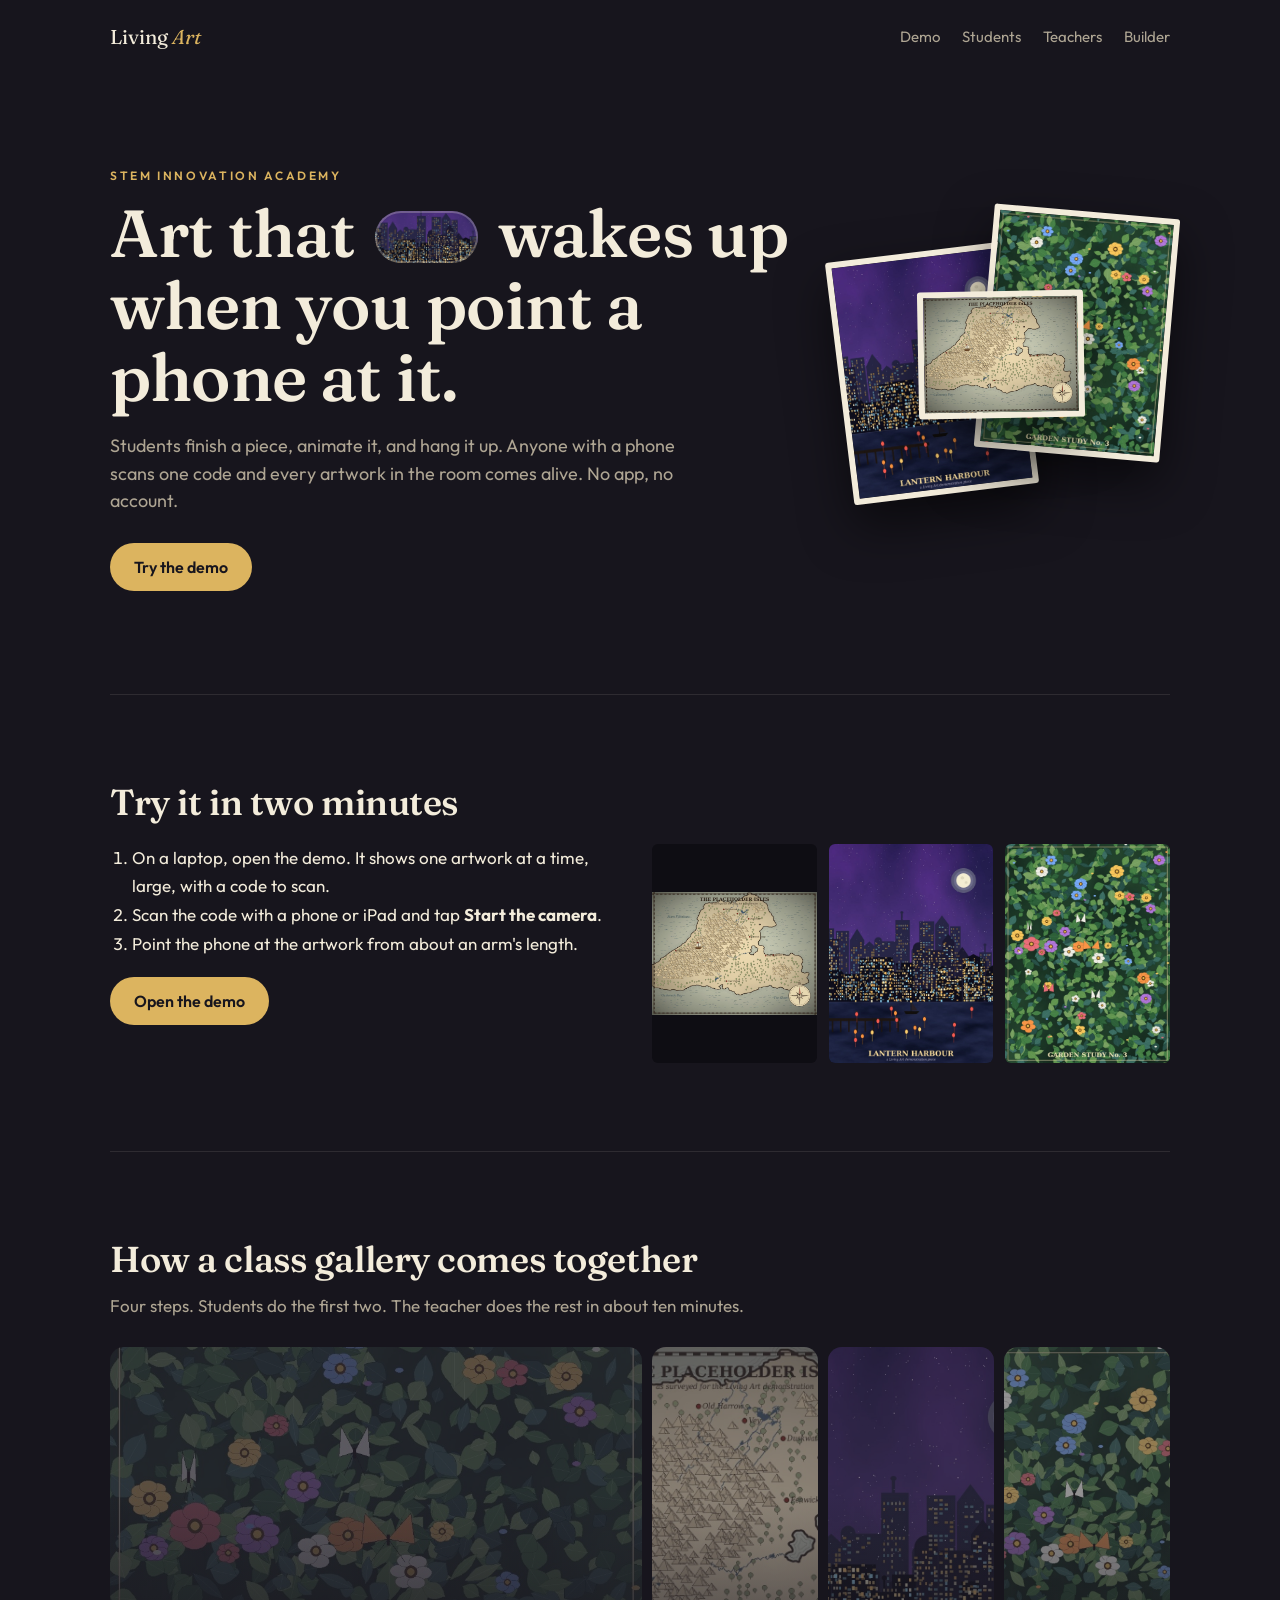
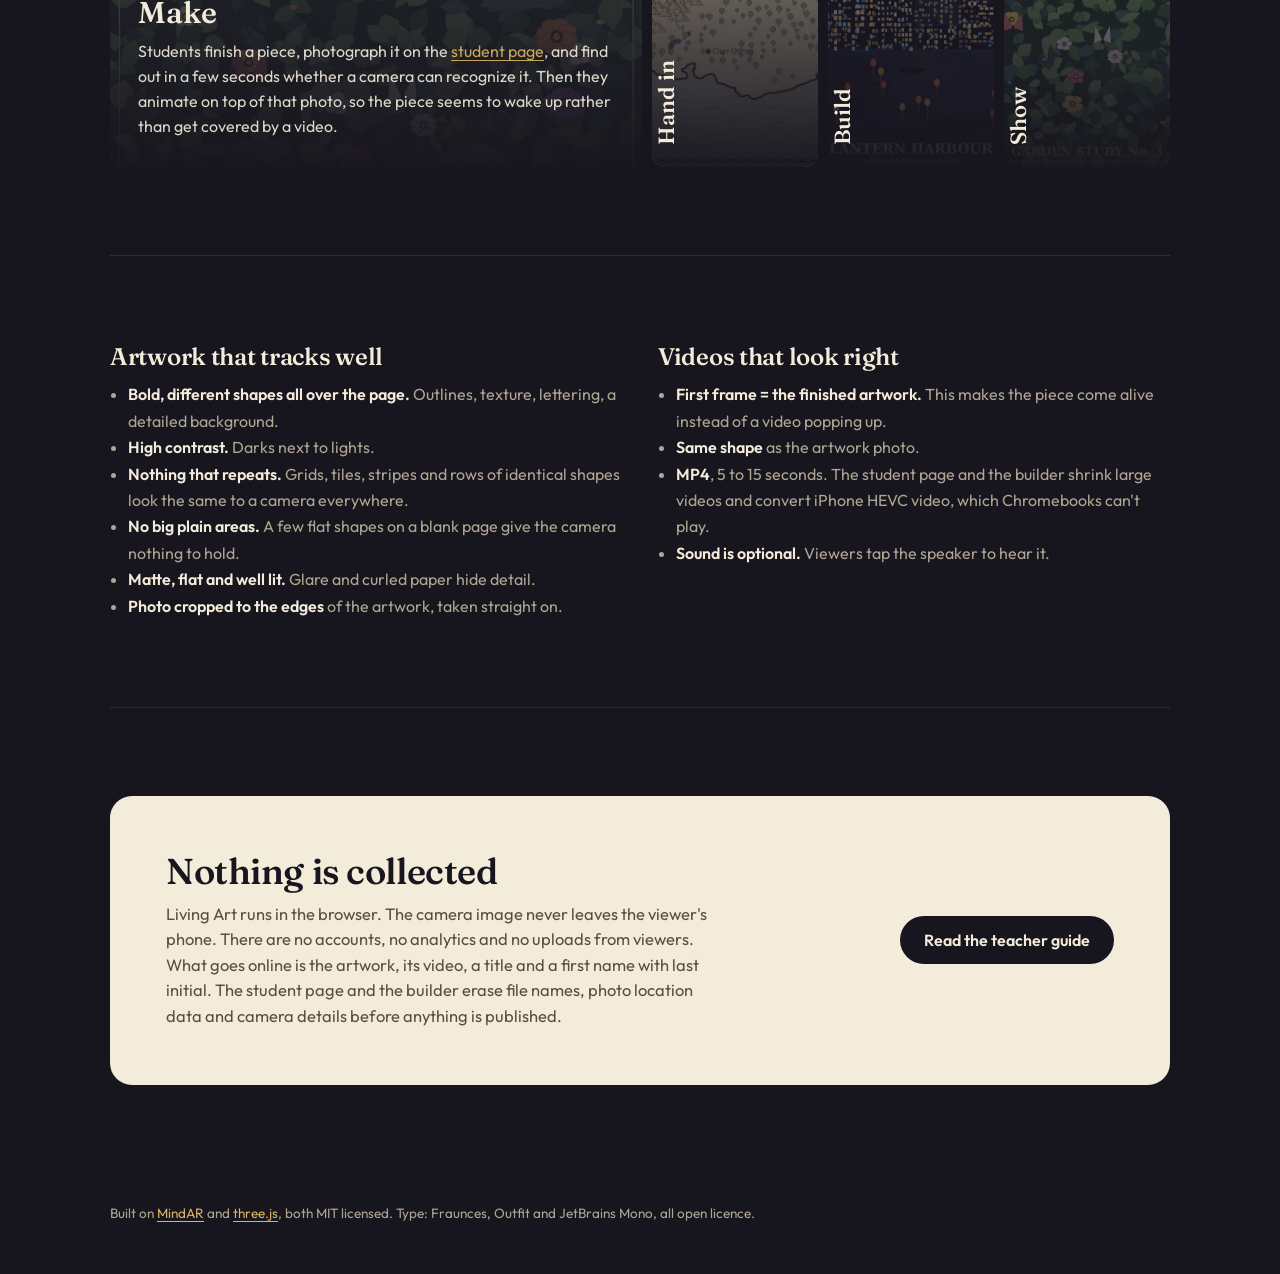
<file: index.html>
<!doctype html>
<html lang="en">
<head>
<meta charset="utf-8">
<meta name="viewport" content="width=device-width, initial-scale=1">
<title>Living Art</title>
<meta name="description" content="Student artwork that comes alive when you point a phone at it. Built at STEM Innovation Academy.">
<link rel="icon" href="data:image/svg+xml,%3Csvg xmlns=%27http://www.w3.org/2000/svg%27 viewBox=%270 0 32 32%27%3E%3Crect width=%2732%27 height=%2732%27 rx=%277%27 fill=%27%2317151d%27/%3E%3Crect x=%278%27 y=%277%27 width=%2716%27 height=%2718%27 rx=%271.5%27 fill=%27none%27 stroke=%27%23dcb45f%27 stroke-width=%272.4%27/%3E%3Cpath d=%27M14 12.5v7l6-3.5z%27 fill=%27%23f3ecdb%27/%3E%3C/svg%3E">
<link rel="stylesheet" href="lib/app.css">
<style>
  body { background: var(--ink); overflow-x: hidden; }
  main { width: 100%; max-width: 100%; overflow-x: hidden; }
  .wrap { max-width: 1100px; margin: 0 auto; padding: 0 20px; }
  nav { display: flex; align-items: center; justify-content: space-between; padding: 22px 0; }
  nav .brand { font-family: var(--serif); font-size: 20px; color: var(--paper); text-decoration: none; }
  nav .brand span { color: var(--gold); font-style: italic; font-weight: 400; }
  nav .links { display: flex; gap: 22px; font-size: 15px; }
  nav .links a { color: var(--muted); text-decoration: none; }
  nav .links a:hover { color: var(--paper); }

  .hero { display: grid; grid-template-columns: 1.35fr .65fr; gap: 40px; align-items: center; padding: clamp(40px, 8vw, 96px) 0 clamp(48px, 8vw, 110px); }
  .eyebrow { font: 600 12px/1 var(--sans); letter-spacing: .22em; text-transform: uppercase; color: var(--gold); }
  .hero h1 { font-size: clamp(2.4rem, 5.2vw, 4.2rem); margin: 16px 0 18px; max-width: 100%; }
  .hero h1 .pill { display: inline-block; vertical-align: middle; width: 1.55em; height: .78em; border-radius: 999px; background-size: cover; background-position: center; margin: 0 .08em; box-shadow: inset 0 0 0 2px rgba(243,236,219,.25); transform: translateY(-.06em); }
  .hero p { color: var(--muted); font-size: 18px; line-height: 1.55; margin: 0 0 28px; max-width: 48ch; }
  .stack-art { position: relative; height: 340px; }
  .stack-art img { position: absolute; width: 56%; border-radius: 3px; box-shadow: 0 22px 50px rgba(0,0,0,.55); border: 6px solid var(--paper); transition: transform .8s var(--spring); }
  .stack-art img:nth-child(1) { left: 0; top: 40px; transform: rotate(-7deg); }
  .stack-art img:nth-child(2) { right: 0; top: 0; transform: rotate(5deg); }
  .stack-art img:nth-child(3) { left: 24%; top: 80px; width: 50%; transform: rotate(-1deg); }
  .stack-art:hover img:nth-child(3) { transform: rotate(0) translateY(-8px); }

  section { padding: clamp(40px, 7vw, 88px) 0; border-top: 1px solid rgba(243,236,219,.1); }
  h2 { font-size: clamp(26px, 3.4vw, 36px); margin-bottom: 22px; }
  .lead { color: var(--muted); font-size: 17px; max-width: 60ch; margin: -8px 0 28px; }

  /* Try it */
  .try { display: grid; grid-template-columns: 1fr 1fr; gap: 24px; align-items: start; }
  .try ol { margin: 0; padding-left: 22px; font-size: 17px; line-height: 1.7; color: var(--paper); }
  .try ol .scan-li { list-style: none; margin: 14px 0 0 -22px; display: flex; align-items: center; gap: 16px; color: var(--muted); font-size: 15px; line-height: 1.4; }
  .scan-qr { flex: none; width: 132px; height: 132px; background: #fff; border-radius: 12px; padding: 9px; }
  .scan-qr svg { width: 100%; height: 100%; display: block; }
  .demo-art { display: grid; grid-template-columns: repeat(3, 1fr); gap: 12px; }
  .demo-art a { display: block; border-radius: 6px; overflow: hidden; background: #0e0d13; aspect-ratio: 3 / 4; }
  .demo-art img { width: 100%; height: 100%; object-fit: contain; display: block; transition: transform .7s ease; }
  .demo-art a:hover img { transform: scale(1.05); }

  /* Horizontal accordion */
  .acc { display: flex; gap: 10px; height: 420px; }
  .acc .slice { position: relative; flex: 1; min-width: 0; border-radius: 14px; overflow: hidden; background: var(--ink-2); cursor: pointer; transition: flex 0.6s var(--spring); }
  .acc .slice.open { flex: 3.2; }
  .acc .slice .img { position: absolute; inset: 0; background-size: cover; background-position: center; opacity: .55; filter: saturate(.8); transition: opacity .6s ease; }
  .acc .slice::after { content: ""; position: absolute; inset: 0; background: linear-gradient(transparent 35%, rgba(23,21,29,.92)); pointer-events: none; }
  .acc .slice .vert, .acc .slice .body { z-index: 1; }
  .acc .slice.open .img { opacity: .28; }
  .acc .slice .vert { position: absolute; left: 0; right: 0; bottom: 22px; writing-mode: vertical-rl; transform: rotate(180deg); font: 560 22px var(--serif); color: var(--paper); padding-left: 0; margin: 0 auto; opacity: 1; transition: opacity .3s ease; }
  .acc .slice.open .vert { opacity: 0; }
  .acc .slice .body { position: absolute; inset: 0; padding: 28px; display: flex; flex-direction: column; justify-content: flex-end; opacity: 0; transform: translateY(10px); transition: opacity .4s ease .15s, transform .5s var(--spring) .15s; }
  .acc .slice.open .body { opacity: 1; transform: none; }
  .acc .slice .body b { font: 560 30px var(--serif); display: block; margin-bottom: 8px; }
  .acc .slice .body p { color: var(--paper); opacity: .9; margin: 0; font-size: 16px; line-height: 1.55; max-width: 44ch; }

  /* Tips */
  .tips { display: grid; grid-template-columns: 1fr 1fr; gap: 36px; }
  .tips ul { margin: 0; padding-left: 18px; color: var(--muted); line-height: 1.65; font-size: 16px; }
  .tips b { color: var(--paper); font-weight: 600; }
  .tips h3 { font-size: 24px; margin-bottom: 12px; }

  /* Privacy + CTA */
  .cta { background: var(--paper); color: var(--ink); border-radius: 22px; padding: clamp(32px, 5vw, 56px); display: grid; grid-template-columns: 1.2fr .8fr; gap: 30px; align-items: center; }
  .cta h2 { color: var(--ink); margin-bottom: 10px; }
  .cta p { margin: 0; color: #5a4f3e; font-size: 16.5px; line-height: 1.55; max-width: 52ch; }
  .cta .btn { background: var(--ink); color: var(--paper); justify-self: end; }
  footer { padding: 30px 0 50px; color: var(--muted); font-size: 13.5px; line-height: 1.6; }

  @media (max-width: 820px) {
    .hero, .try, .tips, .cta { grid-template-columns: 1fr; }
    .stack-art { height: 240px; margin: 8px 6px 0; }
    .stack-art img { width: 52%; }
    .stack-art img:nth-child(3) { width: 46%; }
    .cta .btn { justify-self: start; }
    .acc { flex-direction: column; height: auto; }
    .acc .slice { min-height: 64px; }
    .acc .slice.open { flex: 1; min-height: 240px; }
    .acc .slice .vert { writing-mode: horizontal-tb; transform: none; left: 22px; right: auto; bottom: 20px; }
    nav .links { gap: 14px; font-size: 14px; }
  }
</style>
</head>
<body>
<main>
<div class="wrap">
  <nav>
    <a class="brand" href="./">Living <span>Art</span></a>
    <div class="links"><a href="demo.html">Demo</a><a href="student.html">Students</a><a href="teacher.html">Teachers</a><a href="build.html">Builder</a></div>
  </nav>

  <div class="hero">
    <div>
      <div class="eyebrow">STEM Innovation Academy</div>
      <h1>Art that <span class="pill" style="background-image:url(galleries/demo/art/02.jpg)" role="img" aria-label="Lantern Harbour, a demo artwork"></span> wakes up when you point a phone at it.</h1>
      <p>Students finish a piece, animate it, and hang it up. Anyone with a phone scans one code and every artwork in the room comes alive. No app, no account.</p>
      <a class="btn" href="demo.html">Try the demo</a>
    </div>
    <div class="stack-art" aria-hidden="true">
      <img src="galleries/demo/art/02.jpg" alt="">
      <img src="galleries/demo/art/03.jpg" alt="">
      <img src="galleries/demo/art/01.jpg" alt="">
    </div>
  </div>

  <section id="try">
    <h2 class="reveal">Try it in two minutes</h2>
    <div class="try">
      <div class="reveal">
        <ol>
          <li>On a laptop, open the demo. It shows one artwork at a time, large, with a code to scan.</li>
          <li>Scan the code with a phone or iPad and tap <b>Start the camera</b>.</li>
          <li>Point the phone at the artwork from about an arm's length.</li>
        </ol>
        <p style="margin:18px 0 0"><a class="btn" href="demo.html">Open the demo</a></p>
      </div>
      <div class="demo-art reveal">
        <a href="demo.html?i=1"><img src="galleries/demo/art/01.jpg" alt="The Placeholder Isles"></a>
        <a href="demo.html?i=2"><img src="galleries/demo/art/02.jpg" alt="Lantern Harbour"></a>
        <a href="demo.html?i=3"><img src="galleries/demo/art/03.jpg" alt="Garden Study No. 3"></a>
      </div>
    </div>
  </section>

  <section id="how">
    <h2 class="reveal">How a class gallery comes together</h2>
    <p class="lead reveal">Four steps. Students do the first two. The teacher does the rest in about ten minutes.</p>
    <div class="acc reveal" id="acc">
      <div class="slice open"><div class="img" style="background-image:url(galleries/demo/art/03.jpg)"></div><div class="vert">Make</div><div class="body"><b>Make</b><p>Students finish a piece, photograph it on the <a href="piece.html">student page</a>, and find out in a few seconds whether a camera can recognize it. Then they animate on top of that photo, so the piece seems to wake up rather than get covered by a video.</p></div></div>
      <div class="slice"><div class="img" style="background-image:url(galleries/demo/art/01.jpg)"></div><div class="vert">Hand in</div><div class="body"><b>Hand in</b><p>Each student tries the piece with their own camera, types a title and a statement, and hands in one file. Schoology, OneDrive or a shared folder all work. The <a href="student.html">student handout</a> walks them through it.</p></div></div>
      <div class="slice"><div class="img" style="background-image:url(galleries/demo/art/02.jpg)"></div><div class="vert">Build</div><div class="body"><b>Build</b><p>Drop everything into the <a href="build.html">Gallery Builder</a>. It sorts the files, fixes oversized and wrong-format videos, erases location data, lets you try the gallery, and packs one zip plus printable labels.</p></div></div>
      <div class="slice"><div class="img" style="background-image:url(galleries/demo/art/03.jpg)"></div><div class="vert">Show</div><div class="body"><b>Show</b><p>The Digital Learning Coordinator publishes the zip. Print the poster and labels and hang them beside the work. Each label also opens that student's own piece, so families can share it.</p></div></div>
    </div>
  </section>

  <section id="tips">
    <div class="tips">
      <div class="reveal">
        <h3>Artwork that tracks well</h3>
        <ul>
          <li><b>Bold, different shapes all over the page.</b> Outlines, texture, lettering, a detailed background.</li>
          <li><b>High contrast.</b> Darks next to lights.</li>
          <li><b>Nothing that repeats.</b> Grids, tiles, stripes and rows of identical shapes look the same to a camera everywhere.</li>
          <li><b>No big plain areas.</b> A few flat shapes on a blank page give the camera nothing to hold.</li>
          <li><b>Matte, flat and well lit.</b> Glare and curled paper hide detail.</li>
          <li><b>Photo cropped to the edges</b> of the artwork, taken straight on.</li>
        </ul>
      </div>
      <div class="reveal">
        <h3>Videos that look right</h3>
        <ul>
          <li><b>First frame = the finished artwork.</b> This makes the piece come alive instead of a video popping up.</li>
          <li><b>Same shape</b> as the artwork photo.</li>
          <li><b>MP4</b>, 5 to 15 seconds. The student page and the builder shrink large videos and convert iPhone HEVC video, which Chromebooks can't play.</li>
          <li><b>Sound is optional.</b> Viewers tap the speaker to hear it.</li>
        </ul>
      </div>
    </div>
  </section>

  <section>
    <div class="cta reveal">
      <div>
        <h2>Nothing is collected</h2>
        <p>Living Art runs in the browser. The camera image never leaves the viewer's phone. There are no accounts, no analytics and no uploads from viewers. What goes online is the artwork, its video, a title and a first name with last initial. The student page and the builder erase file names, photo location data and camera details before anything is published.</p>
      </div>
      <a class="btn" href="teacher.html">Read the teacher guide</a>
    </div>
  </section>

  <footer>Built on <a href="https://github.com/hiukim/mind-ar-js">MindAR</a> and <a href="https://threejs.org">three.js</a>, both MIT licensed. Type: Fraunces, Outfit and JetBrains Mono, all open licence.</footer>
</div>
</main>
<script>
  const io = new IntersectionObserver((es) => es.forEach((e) => { if (e.isIntersecting) { e.target.classList.add('in'); io.unobserve(e.target); } }), { rootMargin: '0px 0px -8% 0px' });
  document.querySelectorAll('.reveal').forEach((el, i) => { el.style.transitionDelay = `${(i % 3) * 80}ms`; io.observe(el); });
  const acc = document.getElementById('acc');
  const open = (s) => { acc.querySelectorAll('.slice').forEach((x) => x.classList.toggle('open', x === s)); };
  acc.querySelectorAll('.slice').forEach((s) => { s.addEventListener('mouseenter', () => open(s)); s.addEventListener('click', () => open(s)); s.tabIndex = 0; s.addEventListener('focus', () => open(s)); });
</script>
</body>
</html>
</file>
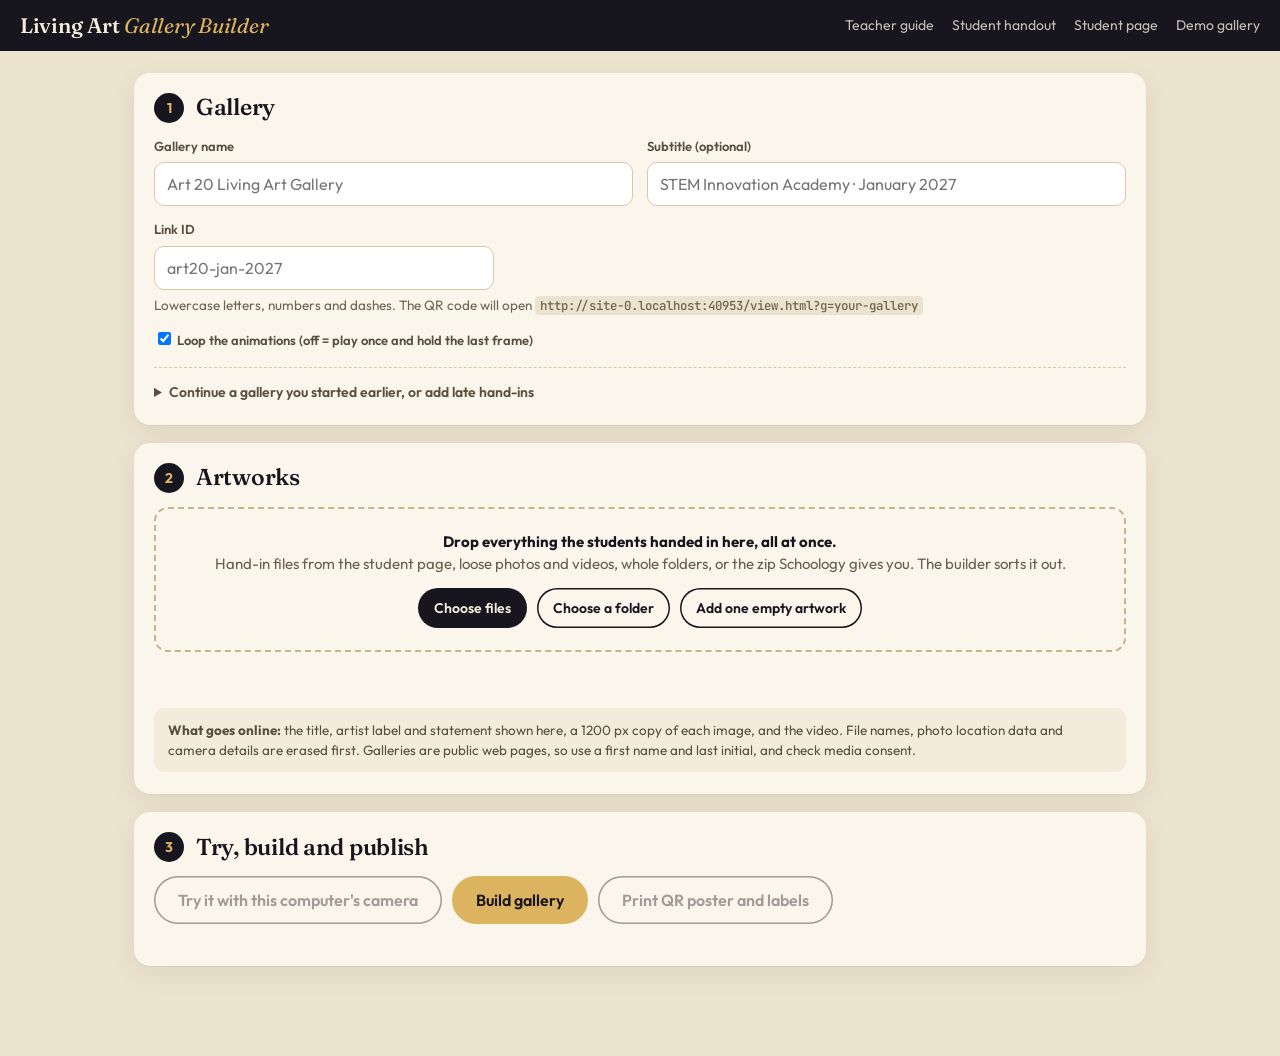
<file: build.html>
<!doctype html>
<html lang="en">
<head>
<meta charset="utf-8">
<meta name="viewport" content="width=device-width, initial-scale=1">
<title>Gallery Builder · Living Art</title>
<link rel="icon" href="data:image/svg+xml,%3Csvg xmlns=%27http://www.w3.org/2000/svg%27 viewBox=%270 0 32 32%27%3E%3Crect width=%2732%27 height=%2732%27 rx=%277%27 fill=%27%2317151d%27/%3E%3Crect x=%278%27 y=%277%27 width=%2716%27 height=%2718%27 rx=%271.5%27 fill=%27none%27 stroke=%27%23dcb45f%27 stroke-width=%272.4%27/%3E%3Cpath d=%27M14 12.5v7l6-3.5z%27 fill=%27%23f3ecdb%27/%3E%3C/svg%3E">
<link rel="stylesheet" href="lib/app.css">
<link rel="stylesheet" href="lib/paper.css">
<style>
  .check-label { display: flex; align-items: center; gap: 8px; font-weight: 400; font-size: 15px; color: var(--ink); margin-top: 14px; }
  details { margin-top: 16px; border-top: 1px dashed #d6c9a7; padding-top: 14px; }
  summary { cursor: pointer; font-weight: 600; font-size: 14px; color: #5a4f3e; }
  details .inline { margin-top: 10px; }
  details input[type=text] { max-width: 240px; }

  #summary { display: flex; align-items: center; gap: 10px 14px; flex-wrap: wrap; margin: 16px 0 0; padding: 12px 14px; background: #f3ecdb; border-radius: 12px; font-size: 14.5px; }
  #summary .pill { display: inline-flex; align-items: center; gap: 7px; font-weight: 600; }
  #summary .pill::before { content: ""; width: 9px; height: 9px; border-radius: 50%; background: #b9b0a0; }
  #summary .pill.ok::before { background: var(--ok); } #summary .pill.warn::before { background: var(--warn); } #summary .pill.bad::before { background: var(--bad); }
  #summary .sp { flex: 1; }

  #rows { display: grid; gap: 12px; margin: 14px 0 14px; }
  .row { display: grid; grid-template-columns: 110px 110px 1fr auto; gap: 14px; align-items: start; background: #fff; border-radius: 14px; padding: 12px; box-shadow: inset 0 0 0 1px #e5dcc3; animation: row-in .45s var(--spring); }
  .row.bad { box-shadow: inset 0 0 0 2px rgba(200,95,74,.7); }
  .row.warn { box-shadow: inset 0 0 0 1.5px rgba(212,154,60,.75); }
  body.only-problems .row.ok { display: none; }
  @keyframes row-in { from { opacity: 0; transform: translateY(10px); } }
  .slot { position: relative; width: 110px; height: 110px; border-radius: 10px; background: #f3ecdb; border: 1.5px dashed #c6b48a; display: grid; place-items: center; text-align: center; font-size: 12.5px; color: #7b6f5c; cursor: pointer; overflow: hidden; padding: 6px; transition: transform .2s var(--spring); }
  .slot.filled { border-style: solid; border-color: #e5dcc3; padding: 0; background: #2a2630; }
  .slot img, .slot video { width: 100%; height: 100%; object-fit: contain; display: block; }
  .slot .tag { position: absolute; left: 6px; bottom: 6px; background: rgba(23,21,29,.8); color: var(--paper); font-size: 11px; padding: 3px 7px; border-radius: 6px; }
  .slot.over { background: #f1e5c4; border-color: var(--ink); transform: scale(1.03); }
  .row .fields { display: grid; gap: 8px; min-width: 0; }
  .row .pair { display: grid; grid-template-columns: 1.3fr 1fr; gap: 8px; }
  .row .fields input, .row .fields textarea { padding: 9px 11px; font-size: 15px; }
  .row .fields textarea { min-height: 62px; font-size: 14px; }
  .row .meta { display: flex; gap: 12px; align-items: center; }
  .idx { font: 500 12px var(--mono); color: #a0937a; }
  .linkbtn { background: none; color: #7a5c12; padding: 0; min-height: 0; font: 600 13px var(--sans); text-decoration: underline; border-radius: 0; }
  .linkbtn:hover { filter: none; color: var(--ink); }
  .rowtools { display: flex; flex-direction: column; gap: 4px; }
  .x { background: transparent; color: #7b6f5c; width: 36px; height: 36px; min-height: 36px; padding: 0; border-radius: 50%; font-size: 20px; }
  .x:hover { background: #f3ecdb; color: var(--bad); filter: none; }
  .mv { background: transparent; color: #7b6f5c; width: 36px; height: 28px; min-height: 28px; padding: 0; border-radius: 8px; font-size: 14px; }
  .mv:hover { background: #f3ecdb; color: var(--ink); filter: none; }
  .rowprog { height: 6px; background: #ece3cf; border-radius: 999px; overflow: hidden; }
  .rowprog > div { height: 100%; width: 0; background: var(--ink); transition: width .2s ease; }

  #result { margin-top: 18px; }
  .url-box { margin-top: 14px; background: #ece3cf; border-radius: 10px; padding: 12px 14px; font-size: 13.5px; word-break: break-all; font-family: var(--mono); }
  .paths { display: grid; grid-template-columns: 1fr 1fr; gap: 12px; margin: 10px 0 0; }
  .paths > div { background: #f3ecdb; border-radius: 12px; padding: 12px 14px; font-size: 14.5px; line-height: 1.5; }
  .paths b { display: block; margin-bottom: 4px; }

  @media (max-width: 720px) {
    .row { grid-template-columns: 1fr 1fr auto; }
    .row .fields { grid-column: 1 / -1; grid-row: 2; }
    .slot { width: 100%; }
    .paths { grid-template-columns: 1fr; }
  }

  #print-area { display: none; }
  @media print {
    @page { size: letter; margin: 12mm; }
    body.paper { background: #fff; }
    .top, main { display: none !important; }
    #print-area { display: block; color: #111; font-family: var(--serif); }
    #print-area svg { shape-rendering: crispEdges; }
    .poster { height: 236mm; display: flex; flex-direction: column; align-items: center; justify-content: center; text-align: center; page-break-after: always; border: 1.5px solid #111; outline: 1px solid #111; outline-offset: 4px; }
    .poster .eyebrow { font: 600 13px var(--sans); letter-spacing: .25em; text-transform: uppercase; color: #111; }
    .poster h1 { font-size: 40px; margin: 10px 30px 6px; }
    .poster p { font-size: 18px; margin: 0 0 26px; }
    .poster svg { width: 110mm; height: 110mm; }
    .poster .scan { font: 600 20px var(--sans); margin-top: 22px; }
    .poster .how { font: 15px/1.5 var(--sans); margin-top: 8px; max-width: 130mm; }
    .poster .small { font: 12px var(--mono); color: #444; margin-top: 10px; }
    .labels { display: grid; grid-template-columns: 1fr 1fr; gap: 6mm; }
    .label { border: 1px solid #111; border-radius: 3mm; padding: 4mm; height: 56mm; display: flex; gap: 4mm; align-items: center; page-break-inside: avoid; overflow: hidden; }
    .label svg { width: 32mm; height: 32mm; flex: none; }
    .label img { width: 14mm; height: 14mm; object-fit: cover; border: 1px solid #999; float: right; margin-left: 2mm; }
    .label b { display: block; font-size: 16px; line-height: 1.2; }
    .label i { display: block; font-size: 13.5px; margin-top: 3px; }
    .label span { display: block; font: 11px/1.4 var(--sans); margin-top: 6px; color: #333; }
    .label small { display: block; font: 10px var(--mono); color: #666; margin-top: 4px; }
  }
</style>
<script src="lib/jszip.min.js"></script>
<script src="lib/qrcode.js"></script>
</head>
<body class="paper">
<div class="top"><h1><a href="./">Living Art</a> <span>Gallery Builder</span></h1><nav><a href="teacher.html">Teacher guide</a><a href="student.html">Student handout</a><a href="piece.html">Student page</a><a href="view.html?g=demo">Demo gallery</a></nav></div>

<main class="cols">
  <section class="card">
    <h2><span class="num">1</span> Gallery</h2>
    <div class="fields-2">
      <div><label for="g-title">Gallery name</label><input type="text" id="g-title" placeholder="Art 20 Living Art Gallery"></div>
      <div><label for="g-sub">Subtitle (optional)</label><input type="text" id="g-sub" placeholder="STEM Innovation Academy · January 2027"></div>
    </div>
    <div style="margin-top:14px">
      <label for="g-id">Link ID</label>
      <input type="text" id="g-id" placeholder="art20-jan-2027" style="max-width:340px" autocomplete="off" spellcheck="false">
      <div class="help">Lowercase letters, numbers and dashes. The QR code will open <code id="g-url">…</code></div>
    </div>
    <label class="check-label"><input type="checkbox" id="g-loop" checked> Loop the animations (off = play once and hold the last frame)</label>
    <details>
      <summary>Continue a gallery you started earlier, or add late hand-ins</summary>
      <div class="inline">
        <input type="text" id="load-id" placeholder="Link ID of a gallery that's online" spellcheck="false">
        <button class="small btn-dark" id="load-btn">Load from the site</button>
        <span style="color:#7b6f5c;font-size:14px">or</span>
        <button class="small btn-line" id="zip-btn">Open a gallery zip</button>
        <input type="file" id="zip-input" accept=".zip,application/zip" hidden>
        <span class="help" id="load-status"></span>
      </div>
    </details>
  </section>

  <section class="card">
    <h2><span class="num">2</span> Artworks <small id="count"></small></h2>
    <div class="dropzone" id="drop">
      <strong>Drop everything the students handed in here, all at once.</strong><br>
      Hand-in files from the student page, loose photos and videos, whole folders, or the zip Schoology gives you. The builder sorts it out.
      <div class="inline">
        <button class="small btn-dark" id="pick">Choose files</button>
        <button class="small btn-line" id="pick-folder">Choose a folder</button>
        <button class="small btn-line" id="add-row">Add one empty artwork</button>
      </div>
      <input type="file" id="pick-input" multiple accept="image/*,video/*,.heic,.heif,.mov,.mp4,.m4v,.webm,.zip,.livingart" hidden>
      <input type="file" id="folder-input" webkitdirectory multiple hidden>
    </div>
    <div class="status" id="drop-status" style="margin-top:8px"></div>
    <div id="summary" class="hidden">
      <span class="pill ok" id="sum-ok"></span><span class="pill warn" id="sum-warn"></span><span class="pill bad" id="sum-bad"></span>
      <span class="sp"></span>
      <button class="small btn-dark hidden" id="fix-all"></button>
      <button class="small btn-line hidden" id="copy-list">Copy a fix list for students</button>
      <label class="check-label" style="margin:0"><input type="checkbox" id="only-problems"> Show only problems</label>
    </div>
    <div id="rows"></div>
    <div class="note"><strong>What goes online:</strong> the title, artist label and statement shown here, a 1200 px copy of each image, and the video. File names, photo location data and camera details are erased first. Galleries are public web pages, so use a first name and last initial, and check media consent.</div>
  </section>

  <section class="card">
    <h2><span class="num">3</span> Try, build and publish</h2>
    <div class="inline">
      <button class="btn-line" id="try-btn" disabled>Try it with this computer's camera</button>
      <button id="build-btn">Build gallery</button>
      <button class="btn-line" id="print-btn" disabled>Print QR poster and labels</button>
    </div>
    <div class="progress hidden" id="prog"><div></div></div>
    <div class="status" id="status"></div>
    <div class="inline hidden" id="skip-wrap" style="margin-top:8px"><button class="small btn-dark" id="build-skip">Build without the blocked artwork</button><span class="help" style="margin:0">Blocked artworks stay on this page, so you can fix them and build again.</span></div>
    <div id="result" class="hidden">
      <ol class="steps">
        <li><strong id="zip-name"></strong> has downloaded. Keep it: it is the gallery, and also your saved project if you need to add a late piece.</li>
        <li>Publish it one of two ways:
          <div class="paths">
            <div><b>Send it to your Digital Learning Coordinator</b> Share the zip from OneDrive. It is usually too big for email. Publishing takes a few minutes, and you get a message when the link is live.</div>
            <div><b>Or publish it yourself</b> if you have access to the school GitHub: unzip it, <a id="upload-link" href="#" target="_blank" rel="noopener">open the upload page</a>, drag the <code class="gid"></code> folder in and click <strong>Commit changes</strong>.</div>
          </div>
        </li>
        <li>When it's live, open this link on a phone and point it at an artwork. Then print the poster and labels.</li>
      </ol>
      <div class="url-box" id="final-url"></div>
    </div>
  </section>
</main>
<div id="print-area"></div>

<script type="module">
import * as S from './lib/studio.js';

const $ = (id) => document.getElementById(id);
const log = (...a) => console.log('[LAB]', ...a);
const REPO = 'stem-ia/living-art';
const UPLOAD_URL = `https://github.com/${REPO}/upload/main/galleries`;
const items = [];
let uid = 0;

// ---------------------------------------------------------------- gallery fields
let idTouched = false;
$('g-title').addEventListener('input', () => { if (!idTouched) $('g-id').value = S.slug($('g-title').value); paintUrl(); });
$('g-id').addEventListener('input', () => { idTouched = true; paintUrl(); });
const viewUrl = (id, a) => new URL(`view.html?g=${encodeURIComponent(id || 'your-gallery')}${a ? `&a=${a}` : ''}`, location.href).href;
function paintUrl() { $('g-url').textContent = viewUrl($('g-id').value.trim()); }
paintUrl();

// ---------------------------------------------------------------- items
function newItem(at) {
  const it = { uid: ++uid, id: S.shortId(), pid: null, key: '', title: '', artist: '', statement: '', img: null, vid: null, match: null, matchChecks: [], notes: [], target: null, compiling: false, fixing: false, el: null };
  if (at == null) items.push(it); else items.splice(at, 0, it);
  return it;
}
function removeItem(it) {
  const i = items.indexOf(it); if (i < 0) return;
  items.splice(i, 1);
  it.el?.remove();
  if (it.img?.url) URL.revokeObjectURL(it.img.url);
  if (it.vid?.url) URL.revokeObjectURL(it.vid.url);
  renumber(); paintSummary();
}
function moveItem(it, dir) {
  const i = items.indexOf(it), j = i + dir;
  if (j < 0 || j >= items.length) return;
  [items[i], items[j]] = [items[j], items[i]];
  const rows = $('rows');
  if (dir < 0) rows.insertBefore(it.el, items[j + 1]?.el ?? null); else rows.insertBefore(items[i].el, it.el);
  renumber();
}
function renumber() { items.forEach((it, i) => { const n = it.el?.querySelector('.idx'); if (n) n.textContent = String(i + 1).padStart(2, '0'); }); }

// ---------------------------------------------------------------- files in
let busyIn = 0;
async function addDrop(dt) {
  busyIn++; $('drop-status').textContent = 'Reading the files…';
  try {
    const { loose, packages, skipped } = await S.gather(dt);
    const jobs = [];
    // 1. one-file hand-ins from the student page
    for (const p of packages) {
      let it = p.meta.pid && items.find((x) => x.pid === p.meta.pid);
      const replaced = !!it;
      if (!it) it = newItem();
      it.pid = p.meta.pid || null; it.title = p.meta.title || ''; it.artist = p.meta.artist || S.artistFromName(p.folder) || ''; it.statement = p.meta.statement || '';
      it.notes = replaced ? [{ level: 'info', text: 'Replaced with the student\'s newer hand-in.' }] : [];
      it.target = p.target; it.fromPackage = true;
      renderRow(it);
      jobs.push(setImage(it, p.image, { keepTarget: !!p.target, artBlob: p.image }).then(() => setVideo(it, p.video)));
    }
    // 2. loose photos and videos: pair by folder, then by file name
    const groups = new Map();
    const byFolder = new Map();
    for (const l of loose) { const k = l.folder || ''; if (!byFolder.has(k)) byFolder.set(k, []); byFolder.get(k).push(l); }
    for (const [folder, list] of byFolder) {
      const imgs = list.filter((l) => S.isImg(l.file)), vids = list.filter((l) => S.isVid(l.file));
      if (folder && imgs.length === 1 && vids.length === 1) { groups.set(`folder:${folder}`, { img: imgs[0].file, vid: vids[0].file, artist: S.artistFromName(folder) || S.artistFromName(imgs[0].file.name) }); continue; }
      for (const l of list) {
        const k = `${folder}/${S.stem(l.file.name)}`;
        if (!groups.has(k)) groups.set(k, { img: null, vid: null, artist: S.artistFromName(l.file.name) || S.artistFromName(folder), stem: S.stem(l.file.name) });
        const g = groups.get(k);
        if (S.isImg(l.file) && !g.img) g.img = l.file; else if (S.isVid(l.file) && !g.vid) g.vid = l.file;
        else groups.set(`${k}#${groups.size}`, { img: S.isImg(l.file) ? l.file : null, vid: S.isVid(l.file) ? l.file : null, artist: g.artist, stem: g.stem });
      }
    }
    for (const [k, g] of groups) {
      // a file that completes a row already on the page (same name, other half missing)
      let it = g.stem && items.find((x) => x.key === g.stem && ((g.img && !x.img) || (g.vid && !x.vid)) && !(g.img && x.img) && !(g.vid && x.vid));
      if (!it) { it = newItem(); it.key = g.stem || ''; it.artist = g.artist || ''; }
      renderRow(it);
      const chain = [];
      if (g.img) chain.push(setImage(it, g.img));
      if (g.vid) chain.push(setVideo(it, g.vid));
      jobs.push(Promise.all(chain));
    }
    await Promise.all(jobs);
    // 3. whatever is left over: pair a lone image with the lone video whose first frame looks like it
    const paired = await pairByPicture();
    const bits = [];
    if (packages.length) bits.push(`${packages.length} student hand-in file${packages.length === 1 ? '' : 's'}`);
    if (groups.size) bits.push(`${loose.length} loose file${loose.length === 1 ? '' : 's'}`);
    if (paired) bits.push(`${paired} pair${paired === 1 ? '' : 's'} matched by the picture`);
    if (skipped.length) bits.push(`${skipped.length} skipped (${skipped.slice(0, 3).join(', ')}${skipped.length > 3 ? '…' : ''})`);
    $('drop-status').textContent = bits.length ? `Added ${bits.join(', ')}.` : 'Nothing usable in that drop. Photos, videos, folders, zips and .livingart files work.';
    log('added', JSON.stringify({ packages: packages.length, loose: loose.length, paired, skipped: skipped.length, items: items.length }));
  } catch (e) { log('drop error', e); $('drop-status').textContent = 'Something in that drop couldn\'t be read.'; }
  finally { busyIn--; paintSummary(); }
}
async function pairByPicture() {
  const loneImgs = items.filter((x) => x.img?.ok && !x.vid), loneVids = items.filter((x) => x.vid?.ok && !x.img);
  if (!loneImgs.length || !loneVids.length) return 0;
  const isig = loneImgs.map((x) => S.signature(x.img.el, x.img.w, x.img.h));
  const vsig = []; for (const x of loneVids) vsig.push(await S.videoSignature(x.vid));
  const cand = [];
  loneImgs.forEach((a, i) => loneVids.forEach((b, j) => { const c = S.similarity(isig[i], vsig[j]); if (c >= 0.75) cand.push({ c, i, j }); }));
  cand.sort((a, b) => b.c - a.c);
  const usedI = new Set(), usedJ = new Set(); let n = 0;
  for (const { c, i, j } of cand) {
    if (usedI.has(i) || usedJ.has(j)) continue;
    usedI.add(i); usedJ.add(j); n++;
    const a = loneImgs[i], b = loneVids[j];
    a.vid = b.vid; b.vid = null; a.artist = a.artist || b.artist;
    a.notes.push({ level: 'info', text: 'Paired by matching the picture, because the two files had different names.' });
    removeItem(b);
    await recheckMatch(a); renderRow(a);
  }
  return n;
}
const drop = $('drop');
['dragenter', 'dragover'].forEach((e) => drop.addEventListener(e, (ev) => { ev.preventDefault(); drop.classList.add('over'); }));
['dragleave', 'drop'].forEach((e) => drop.addEventListener(e, (ev) => { ev.preventDefault(); drop.classList.remove('over'); }));
drop.addEventListener('drop', (ev) => addDrop(ev.dataTransfer));
$('pick').onclick = () => $('pick-input').click();
$('pick-input').onchange = (e) => { const f = [...e.target.files]; e.target.value = ''; addDrop(f); };
$('pick-folder').onclick = () => $('folder-input').click();
$('folder-input').onchange = (e) => { const f = [...e.target.files]; e.target.value = ''; addDrop(f); };
$('add-row').onclick = () => { const it = newItem(); renderRow(it); paintSummary(); };
window.addEventListener('dragover', (e) => e.preventDefault());
window.addEventListener('drop', (e) => e.preventDefault());

// ---------------------------------------------------------------- one row
function renderRow(it) {
  if (!it.el) {
    const el = document.createElement('div');
    el.className = 'row';
    el.innerHTML = `
      <div class="slot img-slot" tabindex="0" role="button" aria-label="Choose artwork image"></div>
      <div class="slot vid-slot" tabindex="0" role="button" aria-label="Choose animation video"></div>
      <div class="fields">
        <div class="meta"><span class="idx"></span><button type="button" class="linkbtn st-toggle">Add an artist statement</button></div>
        <div class="pair">
          <input type="text" class="t" placeholder="Title of the artwork" aria-label="Title" maxlength="80">
          <input type="text" class="a" placeholder="Artist: first name, last initial" aria-label="Artist" maxlength="40">
        </div>
        <textarea class="s hidden" placeholder="Artist statement (optional). Shown when a visitor taps the caption." aria-label="Artist statement" maxlength="${S.SPEC.STATEMENT_MAX}"></textarea>
        <ul class="checks"></ul>
        <div class="rowprog hidden"><div></div></div>
      </div>
      <div class="rowtools">
        <button class="x" title="Remove" aria-label="Remove artwork">×</button>
        <button class="mv up" title="Move up" aria-label="Move up">▲</button>
        <button class="mv dn" title="Move down" aria-label="Move down">▼</button>
      </div>`;
    const t = el.querySelector('.t'), a = el.querySelector('.a'), s = el.querySelector('.s');
    t.oninput = () => (it.title = t.value);
    a.oninput = () => { const had = !!it.artist.trim(); it.artist = a.value; if (had !== !!it.artist.trim()) paintRow(it); };
    s.oninput = () => (it.statement = s.value);
    el.querySelector('.st-toggle').onclick = () => { s.classList.toggle('hidden'); if (!s.classList.contains('hidden')) s.focus(); };
    el.querySelector('.x').onclick = () => removeItem(it);
    el.querySelector('.up').onclick = () => moveItem(it, -1);
    el.querySelector('.dn').onclick = () => moveItem(it, 1);
    for (const [cls, kind] of [['.img-slot', 'img'], ['.vid-slot', 'vid']]) {
      const slot = el.querySelector(cls);
      const input = document.createElement('input');
      input.type = 'file'; input.hidden = true; input.accept = kind === 'img' ? 'image/*,.heic,.heif' : 'video/*,.mov,.mp4,.m4v,.webm';
      input.onchange = () => { const f = input.files[0]; if (f) kind === 'img' ? setImage(it, f) : setVideo(it, f); input.value = ''; };
      slot.after(input);
      slot.onclick = () => input.click();
      slot.onkeydown = (e) => { if (e.key === 'Enter' || e.key === ' ') { e.preventDefault(); input.click(); } };
      slot.ondragover = (e) => { e.preventDefault(); e.stopPropagation(); slot.classList.add('over'); };
      slot.ondragleave = () => slot.classList.remove('over');
      slot.ondrop = (e) => {
        e.preventDefault(); e.stopPropagation(); slot.classList.remove('over');
        const f = [...e.dataTransfer.files].find(kind === 'img' ? S.isImg : S.isVid);
        if (f) kind === 'img' ? setImage(it, f) : setVideo(it, f);
      };
    }
    it.el = el;
    const i = items.indexOf(it), next = items.slice(i + 1).find((x) => x.el);
    $('rows').insertBefore(el, next ? next.el : null);
    renumber();
  }
  const el = it.el;
  const is = el.querySelector('.img-slot'), vs = el.querySelector('.vid-slot');
  if (it.img?.ok) { is.classList.add('filled'); is.innerHTML = `<img alt=""><span class="tag">Image</span>`; is.querySelector('img').src = it.img.url; }
  else { is.classList.remove('filled'); is.textContent = it.img ? it.img.file.name : 'Drop or tap to add the artwork image'; }
  if (it.vid?.ok) { vs.classList.add('filled'); vs.innerHTML = `<video muted playsinline preload="metadata"></video><span class="tag">Video</span>`; vs.querySelector('video').src = it.vid.url + '#t=0.001'; }
  else { vs.classList.remove('filled'); vs.textContent = it.vid ? it.vid.file.name : 'Drop or tap to add the animation video'; }
  el.querySelector('.t').value = it.title;
  el.querySelector('.a').value = it.artist;
  const s = el.querySelector('.s'); s.value = it.statement;
  if (it.statement) s.classList.remove('hidden');
  el.querySelector('.st-toggle').textContent = it.statement ? 'Artist statement' : 'Add an artist statement';
  paintRow(it);
}
// 'bad' = can't be published yet, 'warn' = will work but has something to look at, 'ok'
function rowChecks(it) {
  const all = [];
  if (!it.img) all.push({ level: 'bad', code: 'no-img', text: 'Needs the artwork image.' }); else all.push(...it.img.checks);
  if (!it.vid) all.push({ level: 'bad', code: 'no-vid', text: 'Needs the animation video.' }); else all.push(...S.withFixes(it.vid.checks));
  all.push(...S.withFixes(it.matchChecks), ...it.notes);
  if (it.img?.ok && it.vid?.ok && !it.artist.trim()) all.push({ level: 'warn', code: 'no-name', text: 'No artist name yet. Type a first name and last initial.' });
  if (it.compiling) all.push({ level: 'busy', text: 'Testing how well a camera can recognize this artwork…' });
  else if (it.target) all.push(S.trackingCheck(it.target));
  return all;
}
function rowLevel(it) {
  if (!it.img?.ok || !it.vid?.ok || it.vid.checks.some((c) => c.level === 'bad')) return 'bad';
  const all = rowChecks(it);
  return all.some((c) => c.level === 'warn' || c.level === 'bad') ? 'warn' : 'ok';
}
function paintRow(it) {
  if (!it.el) return;
  S.paintChecks(it.el.querySelector('.checks'), rowChecks(it), (id, btn) => fix(it, id, btn));
  const lv = rowLevel(it);
  it.el.classList.toggle('bad', lv === 'bad'); it.el.classList.toggle('warn', lv === 'warn'); it.el.classList.toggle('ok', lv === 'ok');
  paintSummary();
}
function paintSummary() {
  const n = items.length;
  $('count').textContent = n ? `${n} total` : '';
  $('summary').classList.toggle('hidden', !n);
  const lv = items.map(rowLevel), c = (k) => lv.filter((x) => x === k).length;
  $('sum-ok').textContent = `${c('ok')} ready`; $('sum-warn').textContent = `${c('warn')} to look at`; $('sum-bad').textContent = `${c('bad')} blocked`;
  $('sum-warn').classList.toggle('hidden', !c('warn')); $('sum-bad').classList.toggle('hidden', !c('bad'));
  const fixable = items.filter((it) => !it.fixing && it.vid && S.withFixes(it.vid.checks).some((k) => k.fix));
  $('fix-all').classList.toggle('hidden', fixable.length < 2);
  $('fix-all').textContent = `Fix ${fixable.length} videos automatically`;
  $('copy-list').classList.toggle('hidden', !(c('warn') + c('bad')));
  const ready = items.filter((it) => rowLevel(it) !== 'bad' && it.target);
  $('try-btn').disabled = !ready.length;
}
$('only-problems').onchange = (e) => document.body.classList.toggle('only-problems', e.target.checked);

// ---------------------------------------------------------------- image, video, match, tracking
async function setImage(it, file, opts = {}) {
  if (it.img?.url) URL.revokeObjectURL(it.img.url);
  const r = await S.readImage(file);
  it.img = { ...r, file, artBlob: opts.artBlob || null };
  if (!opts.keepTarget) it.target = null;
  if (!it.artist && !it.fromPackage) it.artist = S.artistFromName(file.name);
  it.key = it.key || S.stem(file.name);
  renderRow(it);
  if (!r.ok) return;
  if (!it.target) queueCompile(it);
  else if (!it.target.test) queueTest(it);
  await recheckMatch(it);
}
async function setVideo(it, file, notes) {
  if (it.vid?.url) URL.revokeObjectURL(it.vid.url);
  it.vid = { ok: false, checks: [{ level: 'busy', text: 'Checking the video…' }], file, url: '' };
  renderRow(it);
  const r = await S.readVideo(file);
  it.vid = { ...r, file, pub: r.cleanBlob ? new File([r.cleanBlob], file.name, { type: 'video/mp4' }) : file };
  if (notes) it.notes = it.notes.filter((n) => !n.fixNote).concat(notes.map((n) => ({ ...n, fixNote: true })));
  if (!it.artist && !it.fromPackage) it.artist = S.artistFromName(file.name);
  it.key = it.key || S.stem(file.name);
  it.match = null; it.matchChecks = [];
  renderRow(it);
  await recheckMatch(it);
}
async function recheckMatch(it) {
  if (!it.img?.ok || !it.vid?.ok) { it.matchChecks = []; paintRow(it); return; }
  const m = await S.matchCheck(it.img, it.vid);
  it.match = m.corr; it.matchChecks = m.checks;
  log('match', it.artist || it.title || it.key, m.corr.toFixed(3));
  paintRow(it);
}
function queueCompile(it) {
  const img = it.img;
  it.compiling = true; paintRow(it);
  return S.compileTarget(img.el, img.w, img.h, () => items.includes(it) && it.img === img).then((t) => {
    if (it.img !== img) return;
    it.target = t; it.compiling = false; paintRow(it);
  }).catch((e) => {
    log('compile error', e);
    if (it.img !== img) return;
    it.compiling = false; it.img.checks.push({ level: 'bad', text: 'Couldn\'t build tracking data from this image. Try a different photo.' }); paintRow(it);
  });
}
function queueTest(it) { // tracking data came with the file; only the test is missing
  const img = it.img, target = it.target;
  it.compiling = true; paintRow(it);
  S.selfTestQueued(img.el, img.w, img.h, target).then((t) => { if (it.target === target) { target.test = t; it.compiling = false; paintRow(it); } }).catch(() => { it.compiling = false; paintRow(it); });
}
async function fix(it, id, btn) {
  if (it.fixing) return;
  it.fixing = true; if (btn) { btn.disabled = true; btn.textContent = 'Working…'; }
  const bar = it.el.querySelector('.rowprog'); bar.classList.remove('hidden'); bar.firstElementChild.style.width = '3%';
  try {
    const r = await S.fixVideo(it.vid.file, { aspect: id === 'shape' ? it.img.w / it.img.h : 0, onProgress: (p) => (bar.firstElementChild.style.width = `${Math.round(p * 100)}%`) });
    const notes = [{ level: 'info', text: id === 'shape' ? 'The video was cropped to the artwork\'s shape.' : `Converted to a small MP4 (${(r.file.size / 1048576).toFixed(1)} MB) that plays on every device.` }];
    if (r.audioDropped) notes.push({ level: 'warn', text: 'The sound couldn\'t be kept on this computer. If the piece needs sound, convert it on a Mac or ask for an MP4 at 720p.' });
    it.fixing = false;
    await setVideo(it, r.file, notes);
  } catch (e) {
    it.notes = it.notes.filter((n) => !n.fixNote).concat([{ level: 'bad', text: e.message, fixNote: true }]);
  } finally { it.fixing = false; bar.classList.add('hidden'); paintRow(it); }
}
$('fix-all').onclick = async () => {
  $('fix-all').disabled = true;
  for (const it of [...items]) {
    const f = it.vid && S.withFixes(it.vid.checks).find((k) => k.fix);
    if (f && items.includes(it)) await fix(it, f.fix.id, null);
  }
  $('fix-all').disabled = false; paintSummary();
};
$('copy-list').onclick = async () => {
  const lines = [`Living Art: things to fix${$('g-title').value.trim() ? ` (${$('g-title').value.trim()})` : ''}`, ''];
  items.forEach((it, i) => {
    const probs = rowChecks(it).filter((c) => c.level === 'bad' || c.level === 'warn');
    if (!probs.length) return;
    lines.push(`${it.artist || `Artwork ${i + 1}`}${it.title ? ` ("${it.title}")` : ''}`);
    for (const p of probs) lines.push(`  - ${p.text}`);
    lines.push('');
  });
  lines.push('Check your own piece before handing it in again: ' + new URL('piece.html', location.href).href);
  const text = lines.join('\n');
  window.__fixList = text;
  try { await navigator.clipboard.writeText(text); $('copy-list').textContent = 'Copied'; }
  catch { S.download(new Blob([text], { type: 'text/plain' }), 'living-art-fix-list.txt'); $('copy-list').textContent = 'Saved as a text file'; }
  setTimeout(() => ($('copy-list').textContent = 'Copy a fix list for students'), 1800);
};

// ---------------------------------------------------------------- continue an earlier gallery (from the site or from a zip)
async function loadFrom(getText, getBlob, label) {
  const st = $('load-status');
  const g = JSON.parse(await getText('gallery.json'));
  const existing = S.importTargets(await (await getBlob('targets.mind')).arrayBuffer());
  $('g-title').value = g.title || ''; $('g-sub').value = g.subtitle || ''; $('g-id').value = g.id || label; idTouched = true;
  $('g-loop').checked = g.loop !== false; paintUrl();
  let n = 0;
  for (const [i, art] of g.artworks.entries()) {
    st.textContent = `Loading artwork ${++n} of ${g.artworks.length}…`;
    const [ib, vb] = await Promise.all([getBlob(art.image), getBlob(art.video)]);
    const it = newItem();
    it.id = art.id || it.id; it.pid = art.pid || null; it.title = art.title || ''; it.artist = art.artist || ''; it.statement = art.statement || ''; it.fromPackage = true;
    it.target = existing[i] || null;
    if (it.target) it.target.test = art.test || null;
    const img = new File([ib], art.image.split('/').pop(), { type: 'image/jpeg' });
    await setImage(it, img, { keepTarget: !!it.target, artBlob: img });
    await setVideo(it, new File([vb], art.video.split('/').pop(), { type: /webm$/.test(art.video) ? 'video/webm' : 'video/mp4' }));
  }
  paintSummary();
  st.textContent = `Loaded ${g.artworks.length} artworks. Drop in the new hand-ins, then build again.`;
}
$('load-btn').onclick = async () => {
  const id = S.slug($('load-id').value);
  if (!id) return;
  const base = `galleries/${id}/`;
  $('load-status').textContent = 'Loading…';
  try {
    const ok = async (p) => { const r = await fetch(base + p, { cache: 'no-cache' }); if (!r.ok) throw new Error(r.status); return r; };
    await loadFrom((p) => ok(p).then((r) => r.text()), (p) => ok(p).then((r) => r.blob()), id);
  } catch (e) { log('load error', e); $('load-status').textContent = 'Couldn\'t find that gallery on this site.'; }
};
$('zip-btn').onclick = () => $('zip-input').click();
$('zip-input').onchange = async (e) => {
  const f = e.target.files[0]; e.target.value = ''; if (!f) return;
  $('load-status').textContent = 'Opening zip…';
  try {
    const zip = await JSZip.loadAsync(f);
    const gj = Object.keys(zip.files).find((p) => p.endsWith('gallery.json'));
    if (!gj) throw new Error('no gallery.json');
    const root = gj.slice(0, -'gallery.json'.length);
    const label = root.replace(/\/$/, '').split('/').pop() || S.slug(f.name.replace(/\.zip$/i, ''));
    await loadFrom((p) => zip.file(root + p).async('string'), (p) => zip.file(root + p).async('blob'), label);
  } catch (err) { log('zip error', err); $('load-status').textContent = 'That zip isn\'t a Living Art gallery.'; }
};

// ---------------------------------------------------------------- pack a gallery (used by Try and by Build)
function status(text, err) { const s = $('status'); s.textContent = text; s.classList.toggle('err', !!err); }
function setProgress(p) { $('prog').classList.toggle('hidden', p == null); $('prog').firstElementChild.style.width = `${p || 0}%`; }
async function waitForTracking(list) {
  list.filter((it) => !it.target && !it.compiling).forEach(queueCompile);
  while (list.some((it) => it.compiling || !it.target)) {
    setProgress(list.filter((it) => it.target && !it.compiling).length / list.length * 70);
    await new Promise((r) => setTimeout(r, 300));
    if (list.some((it) => !it.compiling && !it.target)) throw new Error('compile');
  }
}
// -> { gallery, files: { path: Blob } }
async function pack(list, id, onStep = () => {}) {
  const files = {}, artworks = [];
  for (const [i, it] of list.entries()) {
    const nn = String(i + 1).padStart(2, '0');
    const small = Math.max(it.img.w, it.img.h) <= S.SPEC.IMG_MAX;
    const art = it.img.artBlob && small ? it.img.artBlob : await S.artJpeg(it.img.el, it.img.w, it.img.h); // re-encoding drops EXIF, including GPS
    const k = Math.min(1, S.SPEC.IMG_MAX / Math.max(it.img.w, it.img.h));
    const vext = S.ext(it.vid.pub) === 'webm' ? 'webm' : 'mp4'; // MOV and M4V are MP4 containers; the .mp4 name plays everywhere
    files[`art/${nn}.jpg`] = art; files[`video/${nn}.${vext}`] = it.vid.pub;
    const a = { id: it.id, title: it.title.trim(), artist: it.artist.trim(), image: `art/${nn}.jpg`, video: `video/${nn}.${vext}`, w: Math.round(it.img.w * k), h: Math.round(it.img.h * k), test: it.target.test || undefined };
    if (it.statement.trim()) a.statement = it.statement.trim().slice(0, S.SPEC.STATEMENT_MAX);
    if (it.pid) a.pid = it.pid;
    artworks.push(a);
    onStep((i + 1) / list.length);
  }
  const gallery = { schema: 2, title: $('g-title').value.trim() || 'Living Art gallery', subtitle: $('g-sub').value.trim(), id, loop: $('g-loop').checked, version: Date.now(), built: new Date().toISOString(), artworks };
  const mindRaw = S.exportTargets(list.map((it) => it.target));
  files['targets.mind'] = new Blob([mindRaw]);
  if (S.canGzip()) { files['targets.mind.gz'] = new Blob([await S.gzip(mindRaw)]); gallery.targetsGz = true; }
  return { gallery, files };
}
const publishable = () => items.filter((it) => rowLevel(it) !== 'bad');

$('try-btn').onclick = async () => {
  const list = publishable();
  if (!list.length) return;
  $('try-btn').disabled = true; status('Getting the gallery ready to try…');
  try {
    await waitForTracking(list);
    const local = await pack(list, 'local');
    status('');
    S.openTryIt(local);
  } catch (e) { log('try error', e); status('Couldn\'t get the gallery ready. Check the artworks marked in red.', true); }
  finally { $('try-btn').disabled = false; setProgress(null); }
};

// ---------------------------------------------------------------- build
let built = null;
async function build(skipBlocked) {
  const title = $('g-title').value.trim();
  const id = S.slug($('g-id').value);
  $('g-id').value = id; paintUrl();
  $('skip-wrap').classList.add('hidden');
  if (!title) return status('Give the gallery a name first (step 1).', true);
  if (id.length < 3) return status('The link ID needs at least 3 letters or numbers (step 1).', true);
  if (id === 'local' || id === 'demo') return status('"local" and "demo" are reserved. Choose another link ID (step 1).', true);
  if (!items.length) return status('Add at least one artwork (step 2).', true);
  if (busyIn) return status('Still reading files. Try again in a moment.', true);
  const list = publishable(), blocked = items.length - list.length;
  if (blocked && !skipBlocked) {
    $('skip-wrap').classList.toggle('hidden', !list.length);
    return status(`${blocked} artwork${blocked === 1 ? ' is' : 's are'} blocked (outlined in red). Fix ${blocked === 1 ? 'it' : 'them'} first${list.length ? `, or build without ${blocked === 1 ? 'it' : 'them'}` : ''}.`, true);
  }
  if (!list.length) return status('No artwork is ready to publish yet.', true);
  $('build-btn').disabled = true;
  $('result').classList.add('hidden');
  try {
    status('Finishing tracking tests…'); setProgress(2);
    await waitForTracking(list);
    status('Packing the gallery…'); setProgress(75);
    const { gallery, files } = await pack(list, id, (p) => setProgress(75 + p * 15));
    const zip = new JSZip(), dir = zip.folder(id);
    for (const [p, b] of Object.entries(files)) dir.file(p, b);
    dir.file('gallery.json', JSON.stringify(gallery, null, 2));
    status('Compressing…'); setProgress(92);
    const blob = await zip.generateAsync({ type: 'blob', compression: 'STORE' });
    const name = `${id}.zip`;
    S.download(blob, name);
    built = { gallery, url: viewUrl(id), thumbs: list.map((it) => it.img.url) };
    window.__built = { name, size: blob.size, gallery, blob };
    setProgress(100);
    const weak = list.filter((it) => S.trackingGrade(it.target.test) !== 'strong').length;
    status(`Built ${list.length} artwork${list.length === 1 ? '' : 's'} (${(blob.size / 1048576).toFixed(1)} MB). The download has started.`
      + (blocked ? ` ${blocked} blocked artwork${blocked === 1 ? ' was' : 's were'} left out.` : '')
      + (weak ? ` ${weak} artwork${weak === 1 ? ' has' : 's have'} a tracking warning; try ${weak === 1 ? 'it' : 'them'} with a camera before the gallery walk.` : ''));
    $('zip-name').textContent = name;
    document.querySelectorAll('.gid').forEach((e) => (e.textContent = id));
    $('upload-link').href = UPLOAD_URL;
    $('final-url').textContent = built.url;
    $('result').classList.remove('hidden');
    $('print-btn').disabled = false;
    log('built', name, blob.size);
  } catch (e) {
    log('build error', e);
    status('Something went wrong while building. Check the artworks marked in red and try again.', true);
  } finally {
    $('build-btn').disabled = false;
    setTimeout(() => setProgress(null), 800);
  }
}
$('build-btn').onclick = () => build(false);
$('build-skip').onclick = () => build(true);

// ---------------------------------------------------------------- printable QR poster and one label per artwork
$('print-btn').onclick = () => {
  if (!built) return;
  const { gallery, url, thumbs } = built, esc = S.esc;
  let html = `<div class="poster"><div class="eyebrow">Living Art</div><h1>${esc(gallery.title)}</h1><p>${esc(gallery.subtitle || '')}</p>${S.qrSvg(url)}
    <div class="scan">Scan, then point your camera at any artwork</div><div class="how">No app needed. Tap "Start the camera", allow the camera, and hold the whole artwork in view. Tap the speaker for sound.</div><div class="small">${esc(url)}</div></div><div class="labels">`;
  gallery.artworks.forEach((art, i) => {
    html += `<div class="label">${S.qrSvg(viewUrl(gallery.id, art.id))}<div><img src="${thumbs[i]}" alt=""><b>${esc(art.title || 'Untitled')}</b><i>${esc(art.artist || '')}</i><span>Scan, then point your camera at this artwork to bring it to life.</span><small>${String(i + 1).padStart(2, '0')}</small></div></div>`;
  });
  $('print-area').innerHTML = html + '</div>';
  window.print();
};
window.addEventListener('beforeunload', (e) => { if (items.length && !built) { e.preventDefault(); e.returnValue = ''; } });
window.__LAB = { items, addDrop, rowLevel, rowChecks, pack, publishable };
</script>
</body>
</html>
</file>
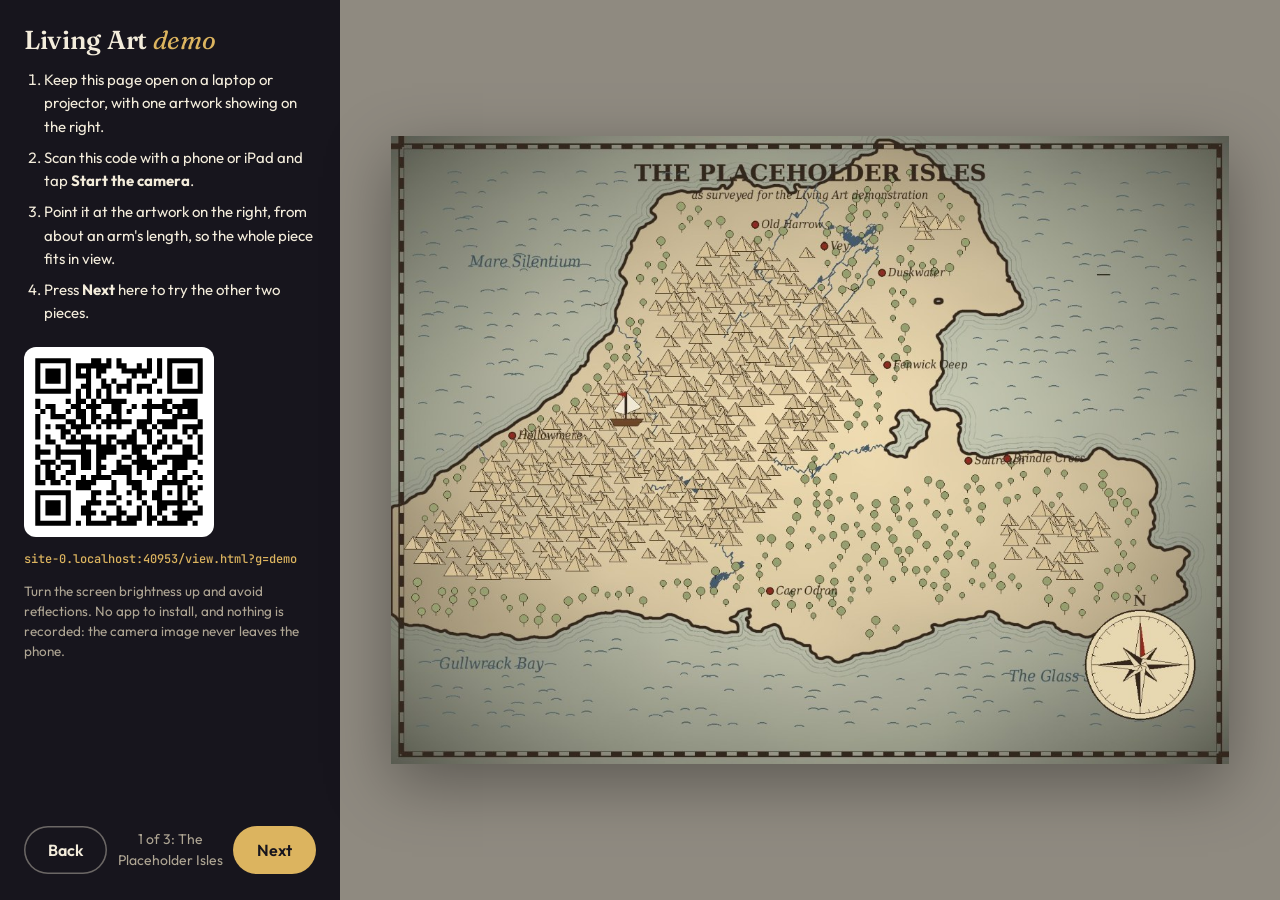
<file: demo.html>
<!doctype html>
<html lang="en">
<head>
<meta charset="utf-8">
<meta name="viewport" content="width=device-width, initial-scale=1">
<title>Demo · Living Art</title>
<link rel="icon" href="data:image/svg+xml,%3Csvg xmlns=%27http://www.w3.org/2000/svg%27 viewBox=%270 0 32 32%27%3E%3Crect width=%2732%27 height=%2732%27 rx=%277%27 fill=%27%2317151d%27/%3E%3Crect x=%278%27 y=%277%27 width=%2716%27 height=%2718%27 rx=%271.5%27 fill=%27none%27 stroke=%27%23dcb45f%27 stroke-width=%272.4%27/%3E%3Cpath d=%27M14 12.5v7l6-3.5z%27 fill=%27%23f3ecdb%27/%3E%3C/svg%3E">
<link rel="stylesheet" href="lib/app.css">
<style>
  body { background: #8f8a80; }
  .wrap { display: grid; grid-template-columns: 340px 1fr; min-height: 100vh; }
  aside { background: var(--ink); padding: 26px 24px; display: flex; flex-direction: column; gap: 14px; }
  aside h1 { font-size: 26px; }
  aside h1 span { color: var(--gold); font-style: italic; font-weight: 400; }
  aside ol { margin: 0; padding-left: 20px; line-height: 1.55; font-size: 15px; color: var(--paper); }
  aside li { margin-bottom: 8px; }
  aside p { margin: 0; color: var(--muted); font-size: 13.5px; line-height: 1.5; }
  .qr { background: #fff; padding: 10px; border-radius: 12px; width: 190px; height: 190px; }
  .qr svg { width: 100%; height: 100%; display: block; }
  .url { font: 500 12px var(--mono); color: var(--gold); word-break: break-all; }
  .nav { display: flex; gap: 10px; align-items: center; margin-top: auto; }
  .nav span { color: var(--muted); font-size: 14px; flex: 1; text-align: center; }
  main { display: grid; place-items: center; padding: 4vh 4vw; }
  main img { max-width: 100%; max-height: 90vh; box-shadow: 0 20px 60px rgba(0,0,0,.35); background: #fff; }
  @media (max-width: 820px) { .wrap { grid-template-columns: 1fr; } }
</style>
<script src="lib/qrcode.js"></script>
</head>
<body>
<div class="wrap">
  <aside>
    <h1>Living Art <span>demo</span></h1>
    <ol>
      <li>Keep this page open on a laptop or projector, with one artwork showing on the right.</li>
      <li>Scan this code with a phone or iPad and tap <b>Start the camera</b>.</li>
      <li>Point it at the artwork on the right, from about an arm's length, so the whole piece fits in view.</li>
      <li>Press <b>Next</b> here to try the other two pieces.</li>
    </ol>
    <div class="qr" id="qr"></div>
    <div class="url" id="url"></div>
    <p>Turn the screen brightness up and avoid reflections. No app to install, and nothing is recorded: the camera image never leaves the phone.</p>
    <div class="nav"><button class="btn-ghost" id="prev" aria-label="Previous artwork">Back</button><span id="pos"></span><button id="next">Next</button></div>
  </aside>
  <main><img id="art" alt="Demo artwork"></main>
</div>
<script>
  const g = (new URLSearchParams(location.search).get('g') || 'demo').replace(/[^a-z0-9_-]/gi, '');
  const viewer = new URL(`view.html?g=${g}`, location.href).href;
  const q = qrcode(0, 'M'); q.addData(viewer); q.make();
  document.getElementById('qr').innerHTML = q.createSvgTag({ cellSize: 4, margin: 1, scalable: true });
  document.getElementById('url').textContent = viewer.replace(/^https?:\/\//, '');
  let arts = [], i = Math.max(0, (parseInt(new URLSearchParams(location.search).get('i'), 10) || 1) - 1);
  const show = () => { if (!arts.length) return; const a = arts[i]; document.getElementById('art').src = `galleries/${g}/${a.image}`; document.getElementById('art').alt = a.title || ''; document.getElementById('pos').textContent = `${i + 1} of ${arts.length}: ${a.title || 'Artwork'}`; };
  document.getElementById('next').onclick = () => { i = (i + 1) % arts.length; show(); };
  document.getElementById('prev').onclick = () => { i = (i - 1 + arts.length) % arts.length; show(); };
  addEventListener('keydown', (e) => { if (e.key === 'ArrowRight') document.getElementById('next').click(); if (e.key === 'ArrowLeft') document.getElementById('prev').click(); });
  fetch(`galleries/${g}/gallery.json`, { cache: 'no-cache' }).then((r) => r.json()).then((j) => { arts = j.artworks; i = Math.min(i, arts.length - 1); show(); }).catch(() => { document.getElementById('pos').textContent = 'Gallery not found'; });
</script>
</body>
</html>
</file>
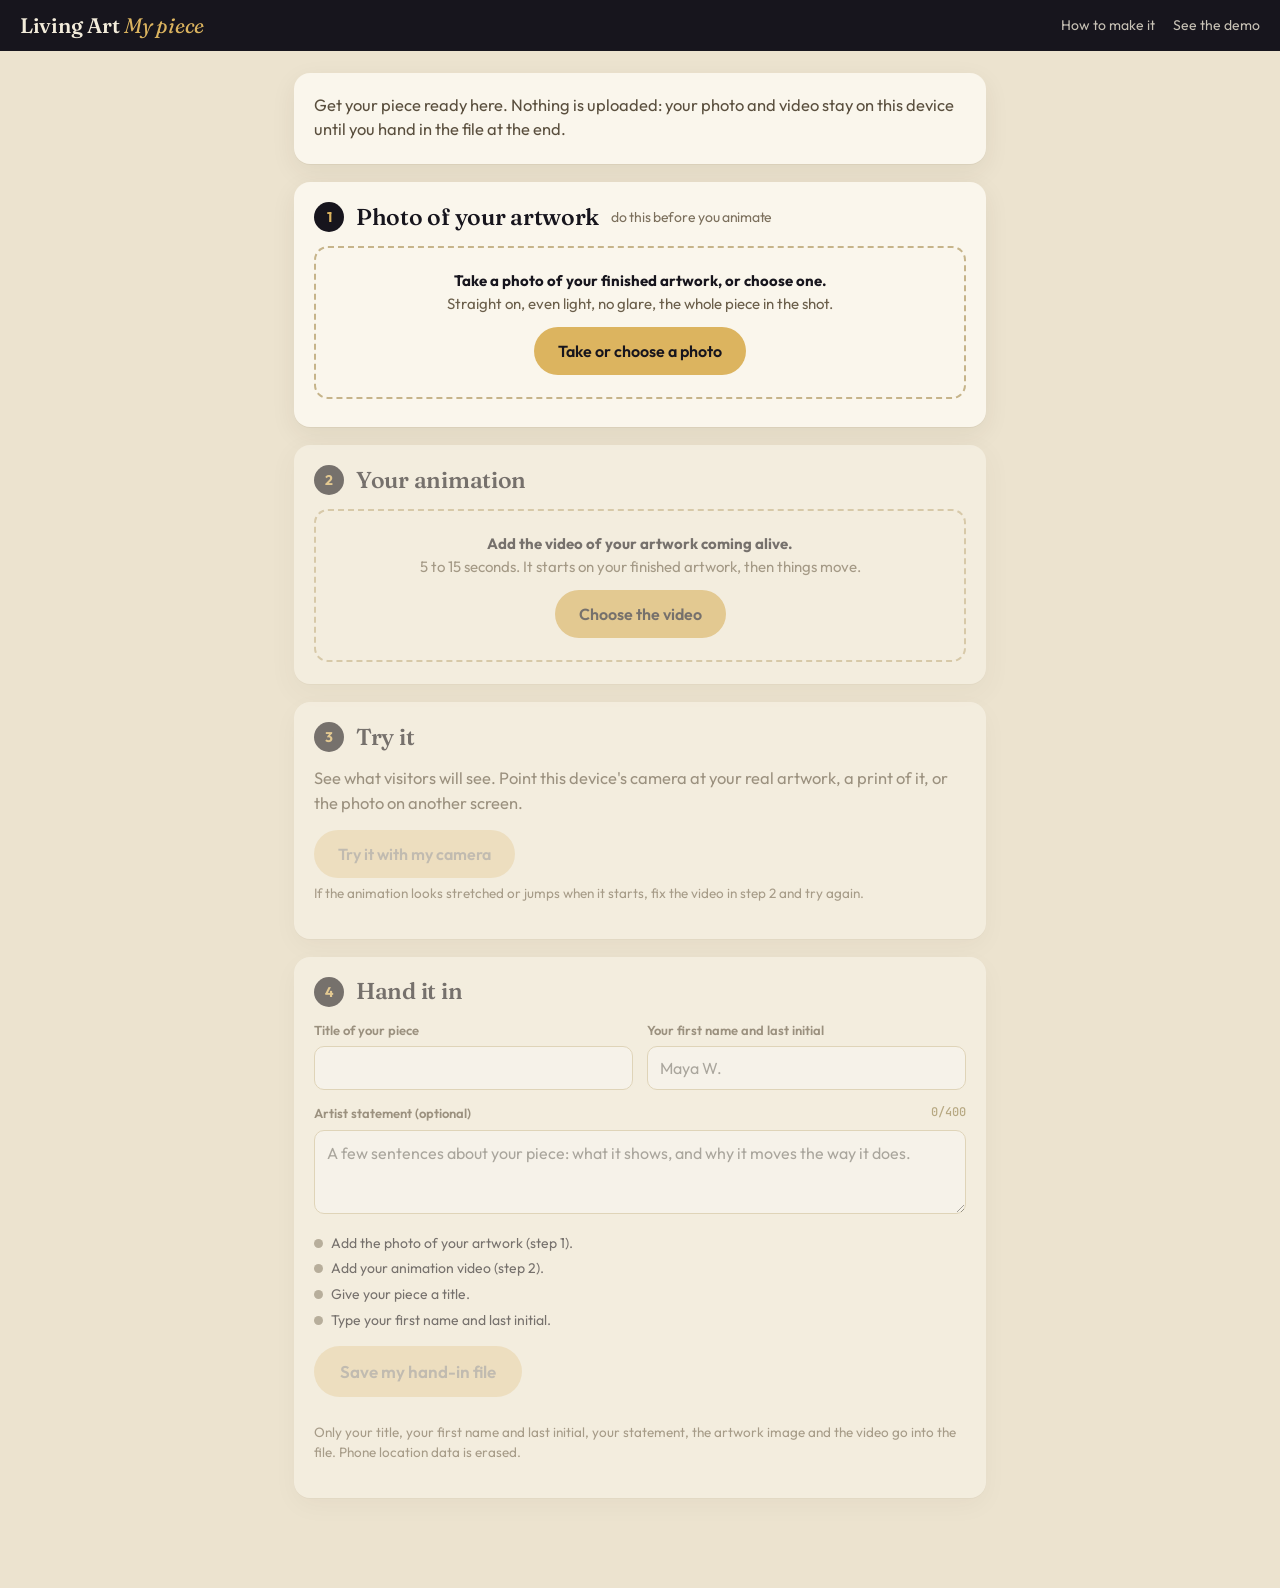
<file: piece.html>
<!doctype html>
<html lang="en">
<head>
<meta charset="utf-8">
<meta name="viewport" content="width=device-width, initial-scale=1, viewport-fit=cover">
<meta name="theme-color" content="#17151d">
<title>My piece · Living Art</title>
<link rel="icon" href="data:image/svg+xml,%3Csvg xmlns=%27http://www.w3.org/2000/svg%27 viewBox=%270 0 32 32%27%3E%3Crect width=%2732%27 height=%2732%27 rx=%277%27 fill=%27%2317151d%27/%3E%3Crect x=%278%27 y=%277%27 width=%2716%27 height=%2718%27 rx=%271.5%27 fill=%27none%27 stroke=%27%23dcb45f%27 stroke-width=%272.4%27/%3E%3Cpath d=%27M14 12.5v7l6-3.5z%27 fill=%27%23f3ecdb%27/%3E%3C/svg%3E">
<link rel="stylesheet" href="lib/app.css">
<link rel="stylesheet" href="lib/paper.css">
<style>
  .lede { font-size: 16.5px; color: #5a4f3e; margin: 0; line-height: 1.5; }
  .two { display: grid; grid-template-columns: minmax(0, 260px) minmax(0, 1fr); gap: 18px; align-items: start; }
  .thumb { width: 100%; border-radius: 8px; background: #2a2630; display: block; box-shadow: 0 6px 18px rgba(60,40,10,.18); }
  video.thumb { max-height: 340px; object-fit: contain; }
  .card.locked { opacity: .55; }
  .card.locked .body { pointer-events: none; }
  .tipline { font-size: 14.5px; line-height: 1.5; margin: 14px 0 0; padding: 12px 14px; background: var(--ink); color: var(--paper); border-radius: 12px; }
  .tipline b { color: var(--gold); font-weight: 600; }

  /* crop and straighten */
  #crop-stage { position: relative; margin: 0 auto; touch-action: none; user-select: none; -webkit-user-select: none; background: #2a2630; border-radius: 8px; overflow: hidden; }
  #crop-canvas { display: block; width: 100%; height: 100%; }
  #crop-svg { position: absolute; inset: 0; width: 100%; height: 100%; pointer-events: none; }
  .handle { position: absolute; width: 44px; height: 44px; margin: -22px 0 0 -22px; border-radius: 50%; cursor: grab; touch-action: none; display: grid; place-items: center; }
  .handle::after { content: ""; width: 20px; height: 20px; border-radius: 50%; background: var(--gold); box-shadow: 0 0 0 3px var(--ink), 0 2px 8px rgba(0,0,0,.5); }
  .handle:active { cursor: grabbing; }
  .handle:focus-visible { outline: 2px solid var(--paper); }
  .count { float: right; font: 500 12px var(--mono); color: #8d7a45; }
  #ready-list li.ok span { color: #3f6d4d; }
  .big { font-size: 17px; padding: 17px 26px; }
  .saved { background: #e3efdf; border: 1px solid #a9cbb0; color: #2f5a3c; padding: 14px 16px; border-radius: 12px; margin-top: 14px; font-size: 15px; line-height: 1.5; }
  @media (max-width: 640px) { .two { grid-template-columns: 1fr; } .thumb { max-height: 46vh; object-fit: contain; } }
</style>
<script src="lib/jszip.min.js"></script>
</head>
<body class="paper">
<div class="top"><h1><a href="./">Living Art</a> <span>My piece</span></h1><nav><a href="student.html">How to make it</a><a href="view.html?g=demo">See the demo</a></nav></div>

<main class="cols narrow">
  <section class="card" id="welcome">
    <p class="lede">Get your piece ready here. Nothing is uploaded: your photo and video stay on this device until you hand in the file at the end. <span id="welcome-back" class="hidden"><br><b>Welcome back. Your work from last time is still here.</b> <button class="small btn-line" id="reset" style="margin-left:6px">Start over</button></span></p>
  </section>

  <!-- 1 -->
  <section class="card" id="s1">
    <h2><span class="num" id="n1">1</span> Photo of your artwork <small>do this before you animate</small></h2>
    <div class="body">
      <div class="dropzone" id="art-drop">
        <strong>Take a photo of your finished artwork, or choose one.</strong><br>
        Straight on, even light, no glare, the whole piece in the shot.
        <div class="inline"><button id="art-pick">Take or choose a photo</button></div>
        <input type="file" id="art-input" accept="image/*,.heic,.heif" hidden>
      </div>
      <ul class="checks" id="art-open-checks"></ul>

      <div id="crop" class="hidden">
        <div id="crop-stage">
          <canvas id="crop-canvas"></canvas>
          <svg id="crop-svg" preserveAspectRatio="none"><path id="crop-mask" fill="rgba(23,21,29,.55)" fill-rule="evenodd"/><polygon id="crop-poly" fill="none" stroke="#dcb45f" stroke-width="2" vector-effect="non-scaling-stroke"/></svg>
          <div class="handle" data-i="0" tabindex="0" role="slider" aria-label="Top left corner"></div>
          <div class="handle" data-i="1" tabindex="0" role="slider" aria-label="Top right corner"></div>
          <div class="handle" data-i="2" tabindex="0" role="slider" aria-label="Bottom right corner"></div>
          <div class="handle" data-i="3" tabindex="0" role="slider" aria-label="Bottom left corner"></div>
        </div>
        <p class="help">Drag the four gold dots onto the four corners of your artwork. The page crops to them and straightens the picture.</p>
        <div class="inline" style="margin-top:10px">
          <button id="crop-apply">Crop and straighten</button>
          <button id="crop-rotate" class="btn-line small">Rotate</button>
          <button id="crop-whole" class="btn-line small">It's already cropped</button>
        </div>
      </div>

      <div id="art-done" class="hidden">
        <div class="two">
          <img id="art-img" class="thumb" alt="Your artwork">
          <div>
            <ul class="checks" id="art-checks"></ul>
            <div class="inline" style="margin-top:14px">
              <button id="art-save">Save this image</button>
              <button id="art-redo" class="btn-line small">Change the photo</button>
            </div>
          </div>
        </div>
        <p class="tipline"><b>Animate on top of this exact image.</b> Save it, then bring it into your animation app as the first frame or the bottom layer. Your video then starts on your finished artwork and has the right shape.</p>
      </div>
    </div>
  </section>

  <!-- 2 -->
  <section class="card locked" id="s2">
    <h2><span class="num" id="n2">2</span> Your animation</h2>
    <div class="body">
      <div class="dropzone" id="vid-drop">
        <strong>Add the video of your artwork coming alive.</strong><br>
        5 to 15 seconds. It starts on your finished artwork, then things move.
        <div class="inline"><button id="vid-pick">Choose the video</button></div>
        <input type="file" id="vid-input" accept="video/*,.mov,.mp4,.m4v,.webm" hidden>
      </div>
      <div id="vid-done" class="hidden">
        <div class="two">
          <video id="vid-el" class="thumb" muted loop playsinline controls preload="metadata"></video>
          <div>
            <ul class="checks" id="vid-checks"></ul>
            <div class="progress hidden" id="vid-prog"><div></div></div>
            <div class="inline" style="margin-top:14px"><button id="vid-redo" class="btn-line small">Change the video</button></div>
          </div>
        </div>
      </div>
    </div>
  </section>

  <!-- 3 -->
  <section class="card locked" id="s3">
    <h2><span class="num" id="n3">3</span> Try it</h2>
    <div class="body">
      <p class="lede">See what visitors will see. Point this device's camera at your real artwork, a print of it, or the photo on another screen.</p>
      <div class="inline" style="margin-top:14px"><button id="try-btn">Try it with my camera</button></div>
      <p class="help">If the animation looks stretched or jumps when it starts, fix the video in step 2 and try again.</p>
    </div>
  </section>

  <!-- 4 -->
  <section class="card locked" id="s4">
    <h2><span class="num" id="n4">4</span> Hand it in</h2>
    <div class="body">
      <div class="fields-2">
        <div><label for="f-title">Title of your piece</label><input type="text" id="f-title" maxlength="80" autocomplete="off"></div>
        <div><label for="f-artist">Your first name and last initial</label><input type="text" id="f-artist" maxlength="40" placeholder="Maya W." autocomplete="off"></div>
      </div>
      <div style="margin-top:14px">
        <label for="f-statement">Artist statement (optional) <span class="count" id="f-count"></span></label>
        <textarea id="f-statement" maxlength="400" placeholder="A few sentences about your piece: what it shows, and why it moves the way it does."></textarea>
      </div>
      <ul class="checks" id="ready-list" style="margin-top:14px"></ul>
      <div class="inline" style="margin-top:16px">
        <button id="hand-btn" class="big" disabled>Save my hand-in file</button>
        <button id="share-btn" class="btn-line hidden">Share it instead</button>
      </div>
      <div class="status" id="hand-status"></div>
      <div id="saved" class="saved hidden"></div>
      <p class="help">Only your title, your first name and last initial, your statement, the artwork image and the video go into the file. Phone location data is erased.</p>
    </div>
  </section>
</main>

<script type="module">
import * as S from './lib/studio.js';

const $ = (id) => document.getElementById(id);
const st = { pid: S.shortId(), work: null, quad: null, art: null, target: null, compiling: false, artChecks: [], vid: null, match: null, matchChecks: [], fixing: false, fixNotes: [] };
window.__LAP = st;

// ---------------------------------------------------------------- step 1: the photo
$('art-pick').onclick = () => $('art-input').click();
$('art-input').onchange = (e) => { const f = e.target.files[0]; e.target.value = ''; if (f) choosePhoto(f); };
dropTarget($('art-drop'), (files) => { const f = files.find(S.isImg); if (f) choosePhoto(f); });

async function choosePhoto(file) {
  S.paintChecks($('art-open-checks'), [{ level: 'busy', text: 'Opening the photo…' }]);
  const r = await S.readImage(file);
  if (!r.ok) { S.paintChecks($('art-open-checks'), r.checks); return; }
  S.paintChecks($('art-open-checks'), []);
  st.work = S.scaledCanvas(r.el, r.w, r.h, 2000);
  URL.revokeObjectURL(r.url);
  startCrop();
}
function startCrop() {
  st.quad = [{ x: .04, y: .04 }, { x: .96, y: .04 }, { x: .96, y: .96 }, { x: .04, y: .96 }];
  $('art-drop').classList.add('hidden'); $('art-done').classList.add('hidden'); $('crop').classList.remove('hidden');
  layoutCrop();
}
function layoutCrop() {
  if (!st.work || $('crop').classList.contains('hidden')) return;
  const stage = $('crop-stage'), c = $('crop-canvas');
  const maxW = $('crop').clientWidth, maxH = Math.max(260, innerHeight * 0.6);
  const k = Math.min(maxW / st.work.width, maxH / st.work.height);
  stage.style.width = `${Math.round(st.work.width * k)}px`; stage.style.height = `${Math.round(st.work.height * k)}px`;
  if (c.width !== st.work.width || c.height !== st.work.height || c._src !== st.work) {
    c.width = st.work.width; c.height = st.work.height; c.getContext('2d').drawImage(st.work, 0, 0); c._src = st.work;
  }
  $('crop-svg').setAttribute('viewBox', '0 0 100 100');
  paintQuad();
}
function paintQuad() {
  const pts = st.quad.map((p) => `${(p.x * 100).toFixed(2)},${(p.y * 100).toFixed(2)}`);
  $('crop-poly').setAttribute('points', pts.join(' '));
  $('crop-mask').setAttribute('d', `M0,0H100V100H0Z M${pts.join(' L')}Z`);
  document.querySelectorAll('.handle').forEach((h) => { const p = st.quad[+h.dataset.i]; h.style.left = `${p.x * 100}%`; h.style.top = `${p.y * 100}%`; });
}
document.querySelectorAll('.handle').forEach((h) => {
  const i = +h.dataset.i;
  const move = (ev) => {
    const r = $('crop-stage').getBoundingClientRect();
    st.quad[i] = { x: Math.min(1, Math.max(0, (ev.clientX - r.left) / r.width)), y: Math.min(1, Math.max(0, (ev.clientY - r.top) / r.height)) };
    paintQuad();
  };
  h.addEventListener('pointerdown', (ev) => { ev.preventDefault(); h.setPointerCapture(ev.pointerId); h.onpointermove = move; });
  const end = (ev) => { h.onpointermove = null; try { h.releasePointerCapture(ev.pointerId); } catch {} };
  h.addEventListener('pointerup', end); h.addEventListener('pointercancel', end);
  h.addEventListener('keydown', (ev) => {
    const d = { ArrowLeft: [-1, 0], ArrowRight: [1, 0], ArrowUp: [0, -1], ArrowDown: [0, 1] }[ev.key];
    if (!d) return; ev.preventDefault();
    const step = ev.shiftKey ? .02 : .005, p = st.quad[i];
    st.quad[i] = { x: Math.min(1, Math.max(0, p.x + d[0] * step)), y: Math.min(1, Math.max(0, p.y + d[1] * step)) }; paintQuad();
  });
});
addEventListener('resize', layoutCrop);
$('crop-rotate').onclick = () => {
  const c = document.createElement('canvas'); c.width = st.work.height; c.height = st.work.width;
  const x = c.getContext('2d'); x.translate(c.width, 0); x.rotate(Math.PI / 2); x.drawImage(st.work, 0, 0);
  st.work = c; startCrop();
};
$('crop-whole').onclick = () => setArt(st.work.width > 1600 || st.work.height > 1600 ? S.scaledCanvas(st.work, st.work.width, st.work.height, 1600) : st.work);
$('crop-apply').onclick = async () => {
  $('crop-apply').disabled = true; $('crop-apply').textContent = 'Straightening…';
  await new Promise((r) => setTimeout(r, 30));
  try {
    const q = st.quad.map((p) => ({ x: p.x * st.work.width, y: p.y * st.work.height }));
    await setArt(S.warpQuad(st.work, q, 1600));
  } finally { $('crop-apply').disabled = false; $('crop-apply').textContent = 'Crop and straighten'; }
};
$('art-redo').onclick = () => {
  if (st.work) { startCrop(); return; }
  $('art-done').classList.add('hidden'); $('art-drop').classList.remove('hidden');
};
$('art-save').onclick = () => S.download(st.art.blob, `${S.slug($('f-artist').value) || 'my-artwork'}-artwork.jpg`);

async function setArt(canvas) { return setArtBlob(await S.canvasBlob(canvas, 0.92)); }
async function setArtBlob(blob, keepTarget) {
  if (st.art?.url) URL.revokeObjectURL(st.art.url);
  const url = URL.createObjectURL(blob);
  const el = await S.loadImage(url);
  st.art = { blob, url, el, w: el.naturalWidth, h: el.naturalHeight };
  st.artChecks = [];
  const short = Math.min(st.art.w, st.art.h), ratio = st.art.w / st.art.h;
  if (short < 500) st.artChecks.push({ level: 'warn', text: `Small image (${st.art.w}×${st.art.h}). Move closer or use a better camera so the short side is at least 1000 px.` });
  if (ratio > 2.6 || ratio < 1 / 2.6) st.artChecks.push({ level: 'warn', text: 'Very long, thin artwork is hard for the camera to hold. Between square and about 2:1 works best.' });
  $('art-img').src = url;
  $('crop').classList.add('hidden'); $('art-drop').classList.add('hidden'); $('art-done').classList.remove('hidden');
  if (!keepTarget) { st.target = null; runTracking(); }
  paint(); save();
  if (st.vid?.ok) recheckMatch();
}
function runTracking() {
  const art = st.art;
  st.compiling = true; paint();
  S.compileTarget(art.el, art.w, art.h, () => st.art === art).then((t) => {
    if (st.art !== art) return;
    st.target = t; st.compiling = false; paint();
  }).catch((e) => {
    console.log('[LAP] compile error', e);
    if (st.art !== art) return;
    st.compiling = false; st.artChecks.push({ level: 'bad', text: 'The tracking test couldn\'t run on this photo. Try a different photo.' }); paint();
  });
}

// ---------------------------------------------------------------- step 2: the video
$('vid-pick').onclick = () => $('vid-input').click();
$('vid-input').onchange = (e) => { const f = e.target.files[0]; e.target.value = ''; if (f) chooseVideo(f); };
$('vid-redo').onclick = () => $('vid-input').click();
dropTarget($('vid-drop'), (files) => { const f = files.find(S.isVid); if (f) chooseVideo(f); });

async function chooseVideo(file, notes = []) {
  $('vid-drop').classList.add('hidden'); $('vid-done').classList.remove('hidden');
  S.paintChecks($('vid-checks'), [{ level: 'busy', text: 'Checking the video…' }]);
  if (st.vid?.url) URL.revokeObjectURL(st.vid.url);
  const r = await S.readVideo(file);
  st.vid = { ...r, file, pub: r.cleanBlob ? new File([r.cleanBlob], file.name, { type: 'video/mp4' }) : file };
  st.fixNotes = notes; st.match = null; st.matchChecks = [];
  $('vid-el').src = r.url; $('vid-el').classList.toggle('hidden', !r.ok);
  if (r.ok) { $('vid-el').play().catch(() => {}); await recheckMatch(); }
  paint(); save();
}
async function recheckMatch() {
  if (!st.art || !st.vid?.ok) return;
  const m = await S.matchCheck(st.art, st.vid);
  st.match = m.corr; st.matchChecks = m.checks;
  paint();
}
async function fix(id, btn) {
  if (st.fixing) return;
  st.fixing = true; btn.disabled = true; btn.textContent = 'Working…';
  const prog = $('vid-prog'); prog.classList.remove('hidden'); prog.firstElementChild.style.width = '2%';
  try {
    const r = await S.fixVideo(st.vid.file, { aspect: id === 'shape' ? st.art.w / st.art.h : 0, onProgress: (p) => (prog.firstElementChild.style.width = `${Math.round(p * 100)}%`) });
    const notes = [{ level: 'info', text: id === 'shape' ? 'The video was cropped to your artwork\'s shape.' : `The video was converted to a small MP4 (${(r.file.size / 1048576).toFixed(1)} MB).` }];
    if (r.audioDropped) notes.push({ level: 'warn', text: 'The sound couldn\'t be kept on this device. If your piece needs sound, export the video again as MP4 at 720p.' });
    st.fixing = false;
    await chooseVideo(r.file, notes);
  } catch (e) {
    st.fixNotes = [{ level: 'bad', text: e.message }];
    paint();
  } finally { st.fixing = false; prog.classList.add('hidden'); }
}

// ---------------------------------------------------------------- step 3: try it
$('try-btn').onclick = () => {
  if (!st.art || !st.vid?.ok || !st.target) return;
  const vext = S.ext(st.vid.pub) === 'webm' ? 'webm' : 'mp4';
  S.openTryIt({
    gallery: { title: $('f-title').value.trim() || 'My piece', subtitle: 'Not handed in yet', id: 'local', loop: true,
      artworks: [{ id: st.pid, title: $('f-title').value.trim() || 'My piece', artist: $('f-artist').value.trim(), statement: $('f-statement').value.trim(), image: 'art/01.jpg', video: `video/01.${vext}`, w: st.art.w, h: st.art.h }] },
    files: { 'art/01.jpg': st.art.blob, [`video/01.${vext}`]: st.vid.pub, 'targets.mind': new Blob([S.exportTargets([st.target])]) },
  });
};

// ---------------------------------------------------------------- step 4: hand in
for (const id of ['f-title', 'f-artist', 'f-statement']) $(id).addEventListener('input', () => { paint(); save(); });
function blockers() {
  const b = [];
  if (!st.art) b.push('Add the photo of your artwork (step 1).');
  else if (st.compiling || !st.target) b.push('Wait for the tracking test to finish (step 1).');
  if (!st.vid) b.push('Add your animation video (step 2).');
  else if (!st.vid.ok || st.vid.checks.some((c) => c.level === 'bad')) b.push('Fix the video problem marked in red (step 2).');
  if (!$('f-title').value.trim()) b.push('Give your piece a title.');
  if (!$('f-artist').value.trim()) b.push('Type your first name and last initial.');
  return b;
}
async function makePackage() {
  const art = await S.artJpeg(st.art.el, st.art.w, st.art.h);
  return S.writePackage({ pid: st.pid, title: $('f-title').value.trim(), artist: $('f-artist').value.trim(), statement: $('f-statement').value.trim(),
    w: st.art.w, h: st.art.h, artBlob: art, video: st.vid.pub, target: st.target, match: st.match });
}
const fileName = () => `${S.slug($('f-artist').value) || 'my-piece'}.${S.SPEC.PKG_EXT}`;
$('hand-btn').onclick = async () => {
  $('hand-status').textContent = 'Packing your file…';
  const blob = await makePackage();
  S.download(blob, fileName());
  $('hand-status').textContent = '';
  const s = $('saved'); s.classList.remove('hidden');
  s.innerHTML = `<b>Saved as ${S.esc(fileName())}</b> (${(blob.size / 1048576).toFixed(1)} MB). Look in your Downloads or Files. Hand in that one file where your teacher asked for it. You don't need to hand in the photo or the video separately.`;
  window.__handin = blob;
};
$('share-btn').onclick = async () => {
  const file = new File([await makePackage()], fileName(), { type: 'application/octet-stream' });
  try { await navigator.share({ files: [file], title: 'My Living Art piece' }); } catch {}
};

// ---------------------------------------------------------------- painting
function paint() {
  // step 1
  const a = [...st.artChecks];
  if (st.compiling) a.push({ level: 'busy', text: 'Testing how well a camera can track your artwork. This takes a few seconds…' });
  else if (st.target) a.push(S.trackingCheck(st.target, true));
  if (st.art && !st.compiling && st.target && S.trackingGrade(st.target.test) === 'strong') a.push({ level: 'info', text: 'Good to go. Save the image and start animating.' });
  S.paintChecks($('art-checks'), a);
  const done1 = !!st.art;
  mark(1, done1 && !!st.target, false);
  // step 2
  mark(2, !!st.vid?.ok && !st.vid.checks.some((c) => c.level === 'bad'), !done1);
  if (st.vid) {
    const v = [...S.withFixes(st.vid.checks), ...S.withFixes(st.matchChecks), ...st.fixNotes];
    if (st.vid.ok && !v.some((c) => c.level === 'bad' || c.level === 'warn')) v.push({ level: 'ok', text: 'Right format and size.' });
    S.paintChecks($('vid-checks'), v, fix);
  }
  // step 3
  const can3 = done1 && !!st.vid?.ok && !!st.target;
  mark(3, false, !can3); $('try-btn').disabled = !can3;
  // step 4
  mark(4, false, !done1);
  const b = blockers();
  const warn = [];
  if (st.target && ['weak', 'none'].includes(S.trackingGrade(st.target.test))) warn.push({ level: 'bad', text: 'The camera couldn\'t track your artwork in testing (step 1). You can hand it in, but it may not come alive on the wall. Tell your teacher.' });
  S.paintChecks($('ready-list'), b.length ? b.map((t) => ({ level: 'info', text: t })) : [...warn, { level: 'ok', text: 'Everything is here. Save your hand-in file.' }]);
  $('hand-btn').disabled = b.length > 0;
  const canShare = !b.length && !!navigator.canShare && (() => { try { return navigator.canShare({ files: [new File([new Blob(['x'])], fileName(), { type: 'application/octet-stream' })] }); } catch { return false; } })();
  $('share-btn').classList.toggle('hidden', !canShare);
  $('f-count').textContent = `${$('f-statement').value.length}/400`;
}
function mark(n, done, locked) {
  $('n' + n).classList.toggle('done', done); $('n' + n).textContent = done ? '✓' : n;
  $('s' + n).classList.toggle('locked', locked);
}
function dropTarget(el, fn) {
  ['dragenter', 'dragover'].forEach((e) => el.addEventListener(e, (ev) => { ev.preventDefault(); el.classList.add('over'); }));
  ['dragleave', 'drop'].forEach((e) => el.addEventListener(e, (ev) => { ev.preventDefault(); el.classList.remove('over'); }));
  el.addEventListener('drop', (ev) => fn([...ev.dataTransfer.files]));
}
addEventListener('dragover', (e) => e.preventDefault());
addEventListener('drop', (e) => e.preventDefault());

// ---------------------------------------------------------------- remembered on this device
let saveTimer = 0;
function save() {
  clearTimeout(saveTimer);
  saveTimer = setTimeout(() => {
    if (!st.art) return;
    S.remember('piece', { pid: st.pid, art: st.art.blob, video: st.vid?.ok && st.vid.file.size < 40 * 1048576 ? st.vid.file : null,
      title: $('f-title').value, artist: $('f-artist').value, statement: $('f-statement').value, saved: Date.now() });
  }, 500);
}
$('reset').onclick = async () => { await S.forget('piece'); location.reload(); };
(async () => {
  paint();
  const d = await S.recall('piece');
  if (!d || !d.art) return;
  st.pid = d.pid || st.pid;
  $('f-title').value = d.title || ''; $('f-artist').value = d.artist || ''; $('f-statement').value = d.statement || '';
  $('welcome-back').classList.remove('hidden');
  await setArtBlob(d.art);
  if (d.video) await chooseVideo(d.video);
})();
</script>
</body>
</html>
</file>
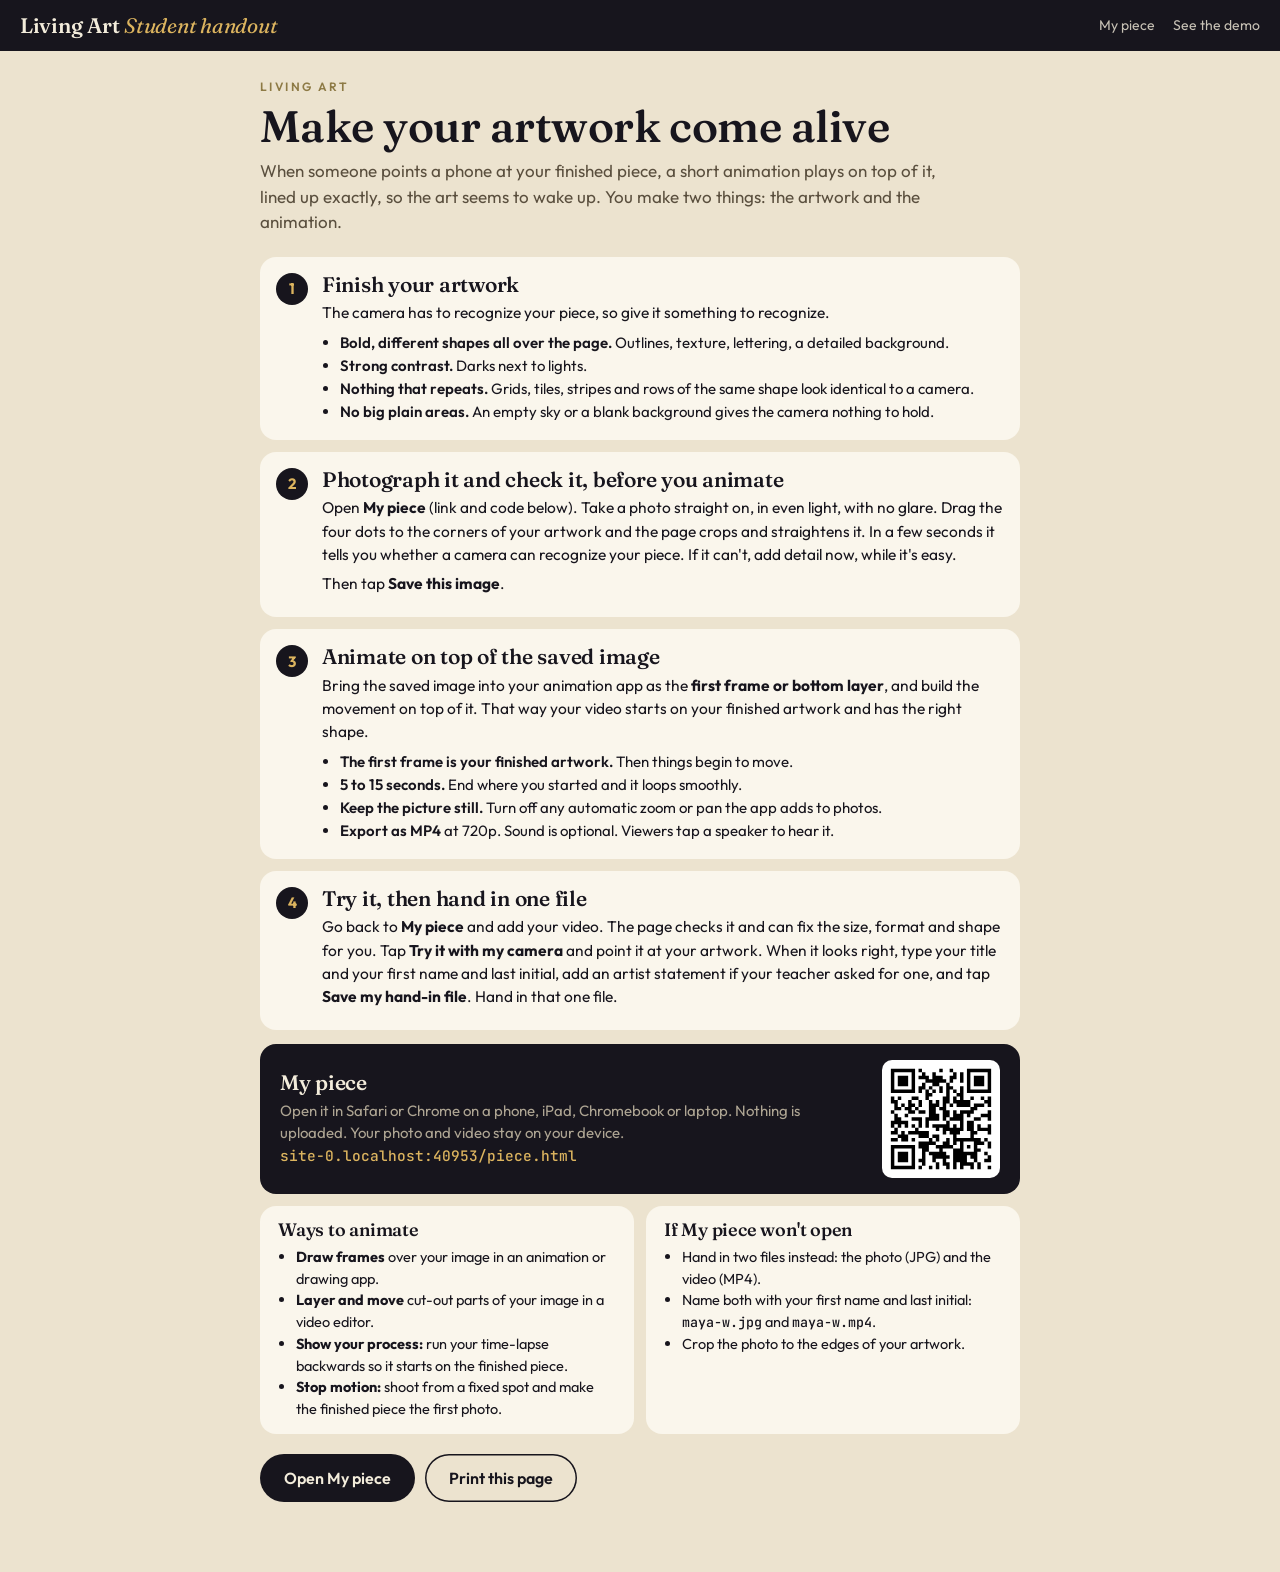
<file: student.html>
<!doctype html>
<html lang="en">
<head>
<meta charset="utf-8">
<meta name="viewport" content="width=device-width, initial-scale=1">
<title>Living Art · Student handout</title>
<link rel="icon" href="data:image/svg+xml,%3Csvg xmlns=%27http://www.w3.org/2000/svg%27 viewBox=%270 0 32 32%27%3E%3Crect width=%2732%27 height=%2732%27 rx=%277%27 fill=%27%2317151d%27/%3E%3Crect x=%278%27 y=%277%27 width=%2716%27 height=%2718%27 rx=%271.5%27 fill=%27none%27 stroke=%27%23dcb45f%27 stroke-width=%272.4%27/%3E%3Cpath d=%27M14 12.5v7l6-3.5z%27 fill=%27%23f3ecdb%27/%3E%3C/svg%3E">
<link rel="stylesheet" href="lib/app.css">
<link rel="stylesheet" href="lib/paper.css">
<style>
  .sheet { max-width: 800px; margin: 0 auto; padding: 30px 20px 70px; }
  .eyebrow { font: 600 12px/1 var(--sans); letter-spacing: .2em; text-transform: uppercase; color: #8d7a45; }
  h1 { font-size: clamp(32px, 6.4vw, 44px); margin: 10px 0 8px; }
  .lede { font-size: 17px; color: #5a4f3e; margin: 0 0 22px; max-width: 62ch; }
  .steps4 { display: grid; gap: 12px; counter-reset: s; }
  .step { background: #faf6ec; border-radius: var(--radius); padding: 16px 18px 16px 62px; position: relative; }
  .step::before { counter-increment: s; content: counter(s); position: absolute; left: 16px; top: 16px; width: 32px; height: 32px; border-radius: 50%; background: var(--ink); color: var(--gold); display: grid; place-items: center; font: 700 15px/1 var(--sans); }
  .step h2 { font-size: 21px; margin-bottom: 6px; }
  .step p { margin: 0 0 6px; font-size: 15.5px; line-height: 1.5; }
  .step ul { margin: 4px 0 0; padding-left: 18px; font-size: 15px; line-height: 1.55; }
  .step li b { font-weight: 600; }
  .go { display: grid; grid-template-columns: 1fr auto; gap: 18px; align-items: center; margin-top: 14px; background: var(--ink); color: var(--paper); border-radius: var(--radius); padding: 16px 20px; }
  .go h2 { font-size: 21px; margin-bottom: 6px; }
  .go p { margin: 0; color: var(--muted); font-size: 15px; line-height: 1.5; }
  .go code { color: var(--gold); font-size: 14.5px; word-break: break-all; }
  .go .qr { background: #fff; padding: 8px; border-radius: 10px; width: 118px; height: 118px; }
  .go .qr svg { width: 100%; height: 100%; display: block; }
  .two { display: grid; grid-template-columns: 1fr 1fr; gap: 12px; margin-top: 12px; }
  .box { background: #faf6ec; border-radius: var(--radius); padding: 14px 18px; font-size: 14.5px; line-height: 1.5; }
  .box h3 { font-size: 18px; margin-bottom: 6px; }
  .box ul { margin: 0; padding-left: 18px; }
  .print { margin-top: 20px; display: flex; gap: 10px; flex-wrap: wrap; }
  @media (max-width: 640px) { .two, .go { grid-template-columns: 1fr; } }
  @media print {
    @page { size: letter; margin: 11mm; }
    body.paper { background: #fff; }
    .sheet { padding: 0; max-width: none; }
    h1 { font-size: 30px; margin: 6px 0 4px; } .lede { font-size: 13.5px; margin-bottom: 10px; }
    .step, .box { border: 1px solid #333; background: #fff; padding-top: 9px; padding-bottom: 9px; break-inside: avoid; }
    .step::before { top: 10px; border: 1px solid #111; background: #fff; color: #111; }
    .step h2, .go h2 { font-size: 16.5px; } .step p, .step ul, .box, .go p { font-size: 12px; line-height: 1.4; } .box h3 { font-size: 14.5px; }
    .steps4 { gap: 6px; } .two { gap: 6px; margin-top: 6px; }
    .go { background: #fff; color: #111; border: 1.5px solid #111; margin-top: 6px; padding: 10px 14px; } .go p, .go code { color: #111; }
    .go .qr { width: 92px; height: 92px; padding: 0; }
    .print, .top { display: none; }
  }
</style>
<script src="lib/qrcode.js"></script>
</head>
<body class="paper">
<div class="top"><h1 style="font-size:21px;margin:0"><a href="./">Living Art</a> <span>Student handout</span></h1><nav><a href="piece.html">My piece</a><a href="view.html?g=demo">See the demo</a></nav></div>
<div class="sheet">
  <div class="eyebrow">Living Art</div>
  <h1>Make your artwork come alive</h1>
  <p class="lede">When someone points a phone at your finished piece, a short animation plays on top of it, lined up exactly, so the art seems to wake up. You make two things: the artwork and the animation.</p>

  <div class="steps4">
    <div class="step">
      <h2>Finish your artwork</h2>
      <p>The camera has to recognize your piece, so give it something to recognize.</p>
      <ul>
        <li><b>Bold, different shapes all over the page.</b> Outlines, texture, lettering, a detailed background.</li>
        <li><b>Strong contrast.</b> Darks next to lights.</li>
        <li><b>Nothing that repeats.</b> Grids, tiles, stripes and rows of the same shape look identical to a camera.</li>
        <li><b>No big plain areas.</b> An empty sky or a blank background gives the camera nothing to hold.</li>
      </ul>
    </div>
    <div class="step">
      <h2>Photograph it and check it, before you animate</h2>
      <p>Open <b>My piece</b> (link and code below). Take a photo straight on, in even light, with no glare. Drag the four dots to the corners of your artwork and the page crops and straightens it. In a few seconds it tells you whether a camera can recognize your piece. If it can't, add detail now, while it's easy.</p>
      <p>Then tap <b>Save this image</b>.</p>
    </div>
    <div class="step">
      <h2>Animate on top of the saved image</h2>
      <p>Bring the saved image into your animation app as the <b>first frame or bottom layer</b>, and build the movement on top of it. That way your video starts on your finished artwork and has the right shape.</p>
      <ul>
        <li><b>The first frame is your finished artwork.</b> Then things begin to move.</li>
        <li><b>5 to 15 seconds.</b> End where you started and it loops smoothly.</li>
        <li><b>Keep the picture still.</b> Turn off any automatic zoom or pan the app adds to photos.</li>
        <li><b>Export as MP4</b> at 720p. Sound is optional. Viewers tap a speaker to hear it.</li>
      </ul>
    </div>
    <div class="step">
      <h2>Try it, then hand in one file</h2>
      <p>Go back to <b>My piece</b> and add your video. The page checks it and can fix the size, format and shape for you. Tap <b>Try it with my camera</b> and point it at your artwork. When it looks right, type your title and your first name and last initial, add an artist statement if your teacher asked for one, and tap <b>Save my hand-in file</b>. Hand in that one file.</p>
    </div>
  </div>

  <div class="go">
    <div>
      <h2>My piece</h2>
      <p>Open it in Safari or Chrome on a phone, iPad, Chromebook or laptop. Nothing is uploaded. Your photo and video stay on your device.</p>
      <p><code id="piece-url"></code></p>
    </div>
    <div class="qr" id="piece-qr" aria-label="QR code for My piece"></div>
  </div>

  <div class="two">
    <div class="box">
      <h3>Ways to animate</h3>
      <ul>
        <li><b>Draw frames</b> over your image in an animation or drawing app.</li>
        <li><b>Layer and move</b> cut-out parts of your image in a video editor.</li>
        <li><b>Show your process:</b> run your time-lapse backwards so it starts on the finished piece.</li>
        <li><b>Stop motion:</b> shoot from a fixed spot and make the finished piece the first photo.</li>
      </ul>
    </div>
    <div class="box">
      <h3>If My piece won't open</h3>
      <ul>
        <li>Hand in two files instead: the photo (JPG) and the video (MP4).</li>
        <li>Name both with your first name and last initial: <code>maya-w.jpg</code> and <code>maya-w.mp4</code>.</li>
        <li>Crop the photo to the edges of your artwork.</li>
      </ul>
    </div>
  </div>

  <div class="print"><a class="btn" href="piece.html" style="background:var(--ink);color:var(--paper)">Open My piece</a><button class="btn-line" onclick="print()">Print this page</button></div>
</div>
<script>
  const url = new URL('piece.html', location.href).href;
  document.getElementById('piece-url').textContent = url.replace(/^https?:\/\//, '');
  const q = qrcode(0, 'M'); q.addData(url); q.make();
  document.getElementById('piece-qr').innerHTML = q.createSvgTag({ cellSize: 4, margin: 1, scalable: true });
</script>
</body>
</html>
</file>
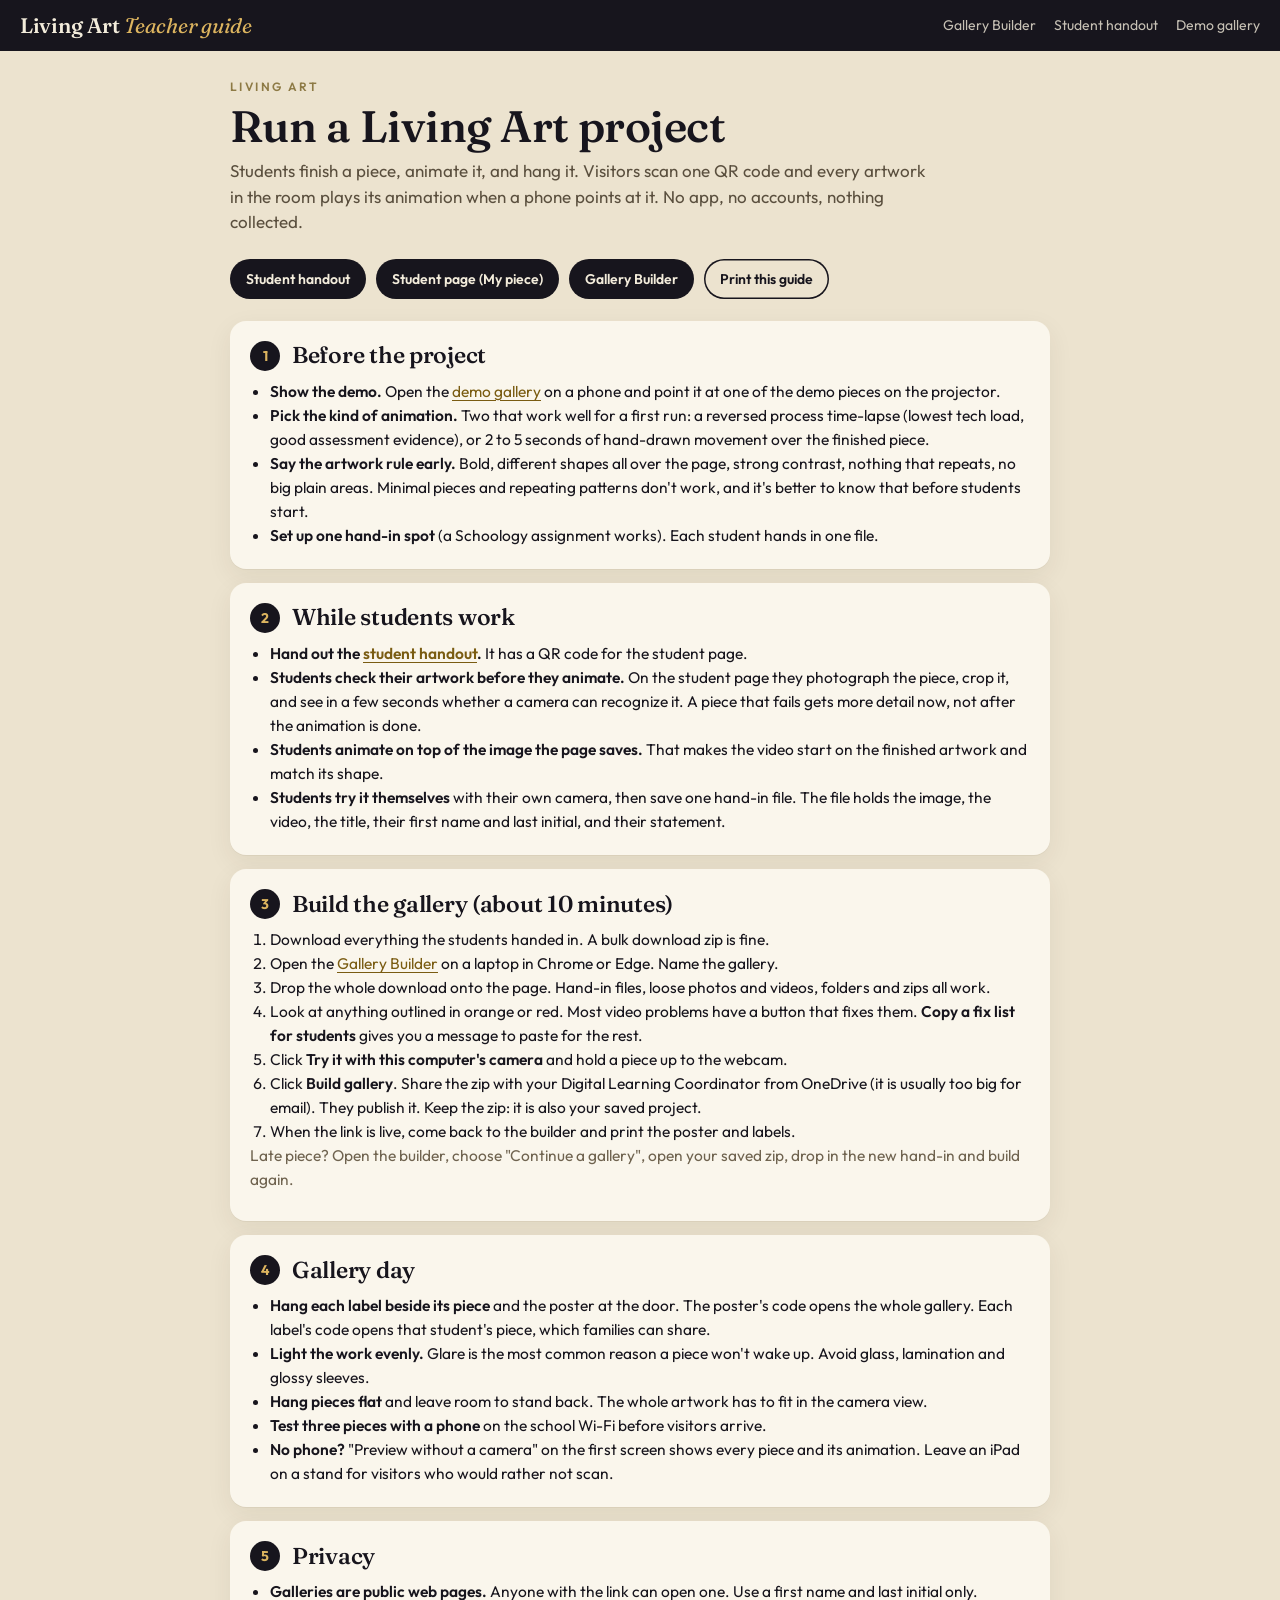
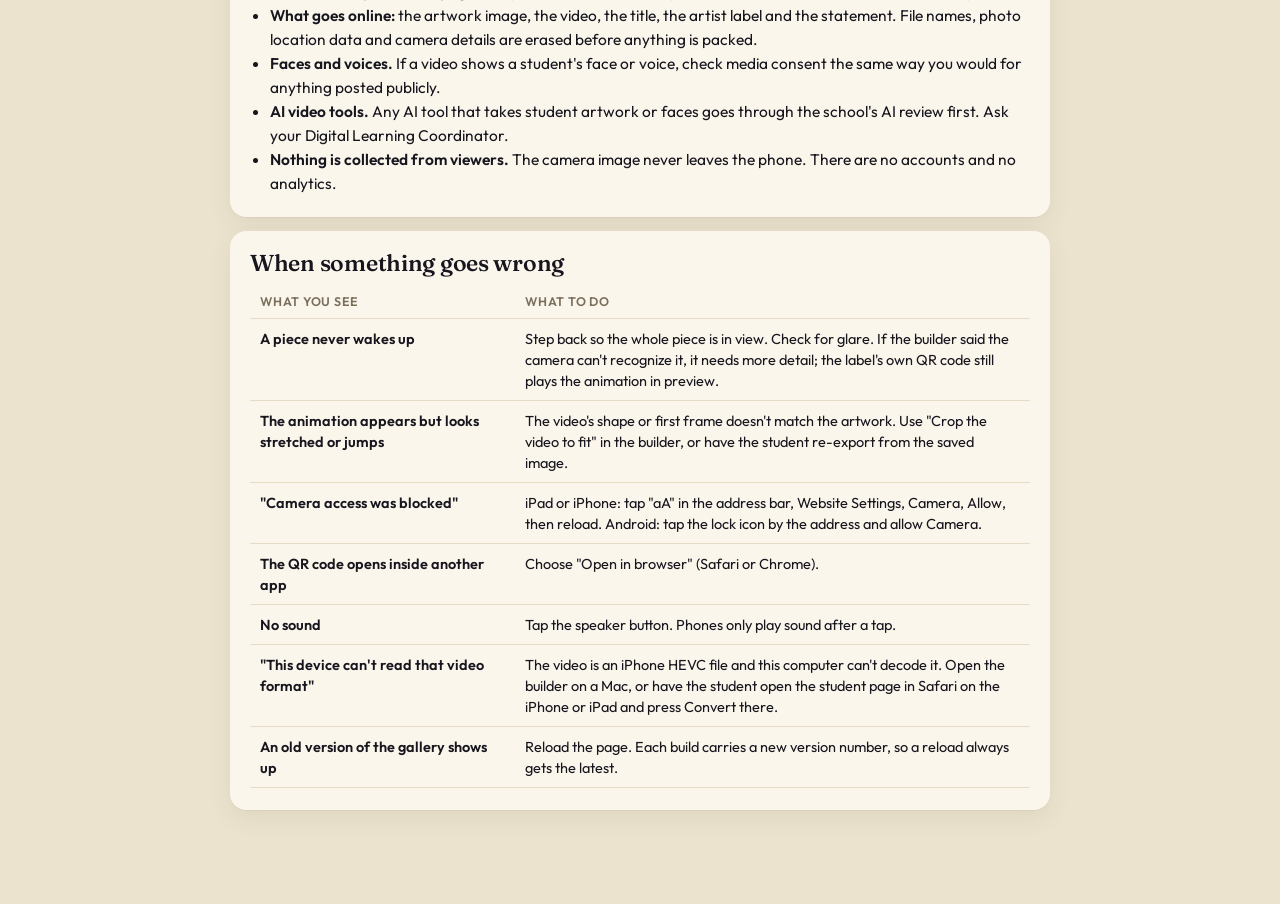
<file: teacher.html>
<!doctype html>
<html lang="en">
<head>
<meta charset="utf-8">
<meta name="viewport" content="width=device-width, initial-scale=1">
<title>Living Art · Teacher guide</title>
<link rel="icon" href="data:image/svg+xml,%3Csvg xmlns=%27http://www.w3.org/2000/svg%27 viewBox=%270 0 32 32%27%3E%3Crect width=%2732%27 height=%2732%27 rx=%277%27 fill=%27%2317151d%27/%3E%3Crect x=%278%27 y=%277%27 width=%2716%27 height=%2718%27 rx=%271.5%27 fill=%27none%27 stroke=%27%23dcb45f%27 stroke-width=%272.4%27/%3E%3Cpath d=%27M14 12.5v7l6-3.5z%27 fill=%27%23f3ecdb%27/%3E%3C/svg%3E">
<link rel="stylesheet" href="lib/app.css">
<link rel="stylesheet" href="lib/paper.css">
<style>
  .sheet { max-width: 860px; margin: 0 auto; padding: 30px 20px 80px; }
  .eyebrow { font: 600 12px/1 var(--sans); letter-spacing: .2em; text-transform: uppercase; color: #8d7a45; }
  h1 { font-size: clamp(32px, 6.4vw, 44px); margin: 10px 0 8px; }
  .lede { font-size: 17px; color: #5a4f3e; margin: 0 0 24px; max-width: 64ch; }
  .card { margin-bottom: 14px; }
  .card h2 { margin-bottom: 8px; }
  .card p, .card li { font-size: 15.5px; line-height: 1.55; }
  .card p { margin: 0 0 8px; }
  .card ul, .card ol { margin: 4px 0 0; padding-left: 20px; }
  .card li b { font-weight: 600; }
  table { width: 100%; border-collapse: collapse; font-size: 14.5px; line-height: 1.45; margin-top: 6px; }
  th, td { text-align: left; vertical-align: top; padding: 9px 10px; border-bottom: 1px solid #e5dcc3; }
  th { font: 600 12.5px var(--sans); color: #7b6f5c; text-transform: uppercase; letter-spacing: .06em; }
  td:first-child { font-weight: 600; width: 34%; }
  .links { display: flex; gap: 10px; flex-wrap: wrap; margin: 0 0 22px; }
  .links .btn { background: var(--ink); color: var(--paper); }
  @media print { @page { size: letter; margin: 12mm; } body.paper { background: #fff; } .top, .links { display: none; } .sheet { padding: 0; max-width: none; } .card { box-shadow: none; border: 1px solid #333; background: #fff; break-inside: avoid; padding: 10px 14px; } .card p, .card li, table { font-size: 12px; } h1 { font-size: 28px; } .card h2 { font-size: 17px; } }
</style>
</head>
<body class="paper">
<div class="top"><h1 style="font-size:21px;margin:0"><a href="./">Living Art</a> <span>Teacher guide</span></h1><nav><a href="build.html">Gallery Builder</a><a href="student.html">Student handout</a><a href="view.html?g=demo">Demo gallery</a></nav></div>
<div class="sheet">
  <div class="eyebrow">Living Art</div>
  <h1>Run a Living Art project</h1>
  <p class="lede">Students finish a piece, animate it, and hang it. Visitors scan one QR code and every artwork in the room plays its animation when a phone points at it. No app, no accounts, nothing collected.</p>
  <div class="links"><a class="btn small" href="student.html">Student handout</a><a class="btn small" href="piece.html">Student page (My piece)</a><a class="btn small" href="build.html">Gallery Builder</a><button class="small btn-line" onclick="print()">Print this guide</button></div>

  <section class="card">
    <h2><span class="num">1</span> Before the project</h2>
    <ul>
      <li><b>Show the demo.</b> Open the <a href="view.html?g=demo">demo gallery</a> on a phone and point it at one of the demo pieces on the projector.</li>
      <li><b>Pick the kind of animation.</b> Two that work well for a first run: a reversed process time-lapse (lowest tech load, good assessment evidence), or 2 to 5 seconds of hand-drawn movement over the finished piece.</li>
      <li><b>Say the artwork rule early.</b> Bold, different shapes all over the page, strong contrast, nothing that repeats, no big plain areas. Minimal pieces and repeating patterns don't work, and it's better to know that before students start.</li>
      <li><b>Set up one hand-in spot</b> (a Schoology assignment works). Each student hands in one file.</li>
    </ul>
  </section>

  <section class="card">
    <h2><span class="num">2</span> While students work</h2>
    <ul>
      <li><b>Hand out the <a href="student.html">student handout</a>.</b> It has a QR code for the student page.</li>
      <li><b>Students check their artwork before they animate.</b> On the student page they photograph the piece, crop it, and see in a few seconds whether a camera can recognize it. A piece that fails gets more detail now, not after the animation is done.</li>
      <li><b>Students animate on top of the image the page saves.</b> That makes the video start on the finished artwork and match its shape.</li>
      <li><b>Students try it themselves</b> with their own camera, then save one hand-in file. The file holds the image, the video, the title, their first name and last initial, and their statement.</li>
    </ul>
  </section>

  <section class="card">
    <h2><span class="num">3</span> Build the gallery (about 10 minutes)</h2>
    <ol>
      <li>Download everything the students handed in. A bulk download zip is fine.</li>
      <li>Open the <a href="build.html">Gallery Builder</a> on a laptop in Chrome or Edge. Name the gallery.</li>
      <li>Drop the whole download onto the page. Hand-in files, loose photos and videos, folders and zips all work.</li>
      <li>Look at anything outlined in orange or red. Most video problems have a button that fixes them. <b>Copy a fix list for students</b> gives you a message to paste for the rest.</li>
      <li>Click <b>Try it with this computer's camera</b> and hold a piece up to the webcam.</li>
      <li>Click <b>Build gallery</b>. Share the zip with your Digital Learning Coordinator from OneDrive (it is usually too big for email). They publish it. Keep the zip: it is also your saved project.</li>
      <li>When the link is live, come back to the builder and print the poster and labels.</li>
    </ol>
    <p class="help">Late piece? Open the builder, choose "Continue a gallery", open your saved zip, drop in the new hand-in and build again.</p>
  </section>

  <section class="card">
    <h2><span class="num">4</span> Gallery day</h2>
    <ul>
      <li><b>Hang each label beside its piece</b> and the poster at the door. The poster's code opens the whole gallery. Each label's code opens that student's piece, which families can share.</li>
      <li><b>Light the work evenly.</b> Glare is the most common reason a piece won't wake up. Avoid glass, lamination and glossy sleeves.</li>
      <li><b>Hang pieces flat</b> and leave room to stand back. The whole artwork has to fit in the camera view.</li>
      <li><b>Test three pieces with a phone</b> on the school Wi-Fi before visitors arrive.</li>
      <li><b>No phone?</b> "Preview without a camera" on the first screen shows every piece and its animation. Leave an iPad on a stand for visitors who would rather not scan.</li>
    </ul>
  </section>

  <section class="card">
    <h2><span class="num">5</span> Privacy</h2>
    <ul>
      <li><b>Galleries are public web pages.</b> Anyone with the link can open one. Use a first name and last initial only.</li>
      <li><b>What goes online:</b> the artwork image, the video, the title, the artist label and the statement. File names, photo location data and camera details are erased before anything is packed.</li>
      <li><b>Faces and voices.</b> If a video shows a student's face or voice, check media consent the same way you would for anything posted publicly.</li>
      <li><b>AI video tools.</b> Any AI tool that takes student artwork or faces goes through the school's AI review first. Ask your Digital Learning Coordinator.</li>
      <li><b>Nothing is collected from viewers.</b> The camera image never leaves the phone. There are no accounts and no analytics.</li>
    </ul>
  </section>

  <section class="card">
    <h2>When something goes wrong</h2>
    <table>
      <thead><tr><th>What you see</th><th>What to do</th></tr></thead>
      <tbody>
        <tr><td>A piece never wakes up</td><td>Step back so the whole piece is in view. Check for glare. If the builder said the camera can't recognize it, it needs more detail; the label's own QR code still plays the animation in preview.</td></tr>
        <tr><td>The animation appears but looks stretched or jumps</td><td>The video's shape or first frame doesn't match the artwork. Use "Crop the video to fit" in the builder, or have the student re-export from the saved image.</td></tr>
        <tr><td>"Camera access was blocked"</td><td>iPad or iPhone: tap "aA" in the address bar, Website Settings, Camera, Allow, then reload. Android: tap the lock icon by the address and allow Camera.</td></tr>
        <tr><td>The QR code opens inside another app</td><td>Choose "Open in browser" (Safari or Chrome).</td></tr>
        <tr><td>No sound</td><td>Tap the speaker button. Phones only play sound after a tap.</td></tr>
        <tr><td>"This device can't read that video format"</td><td>The video is an iPhone HEVC file and this computer can't decode it. Open the builder on a Mac, or have the student open the student page in Safari on the iPhone or iPad and press Convert there.</td></tr>
        <tr><td>An old version of the gallery shows up</td><td>Reload the page. Each build carries a new version number, so a reload always gets the latest.</td></tr>
      </tbody>
    </table>
  </section>
</div>
</body>
</html>
</file>
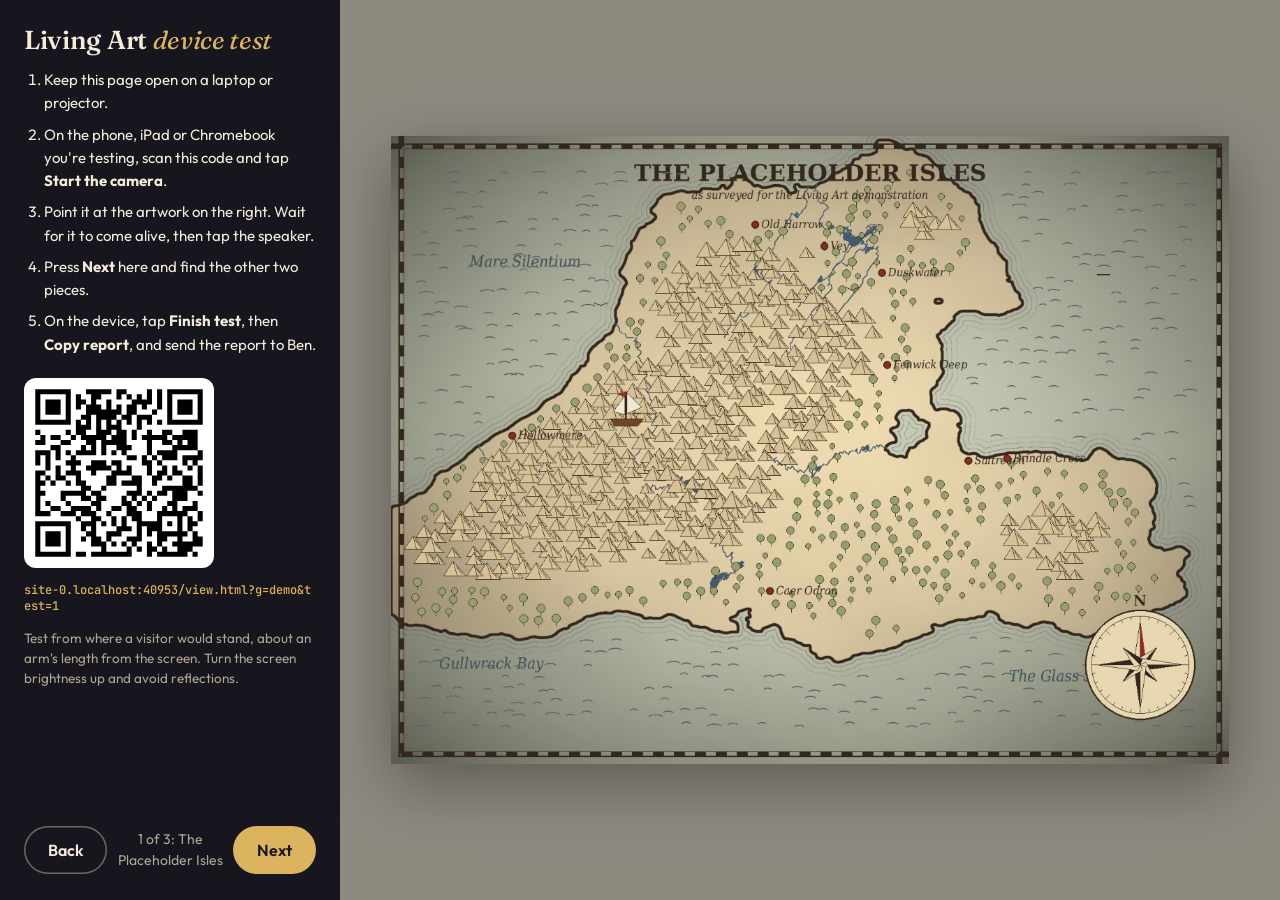
<file: test.html>
<!doctype html>
<html lang="en">
<head>
<meta charset="utf-8">
<meta name="viewport" content="width=device-width, initial-scale=1">
<title>Device test · Living Art</title>
<link rel="icon" href="data:image/svg+xml,%3Csvg xmlns=%27http://www.w3.org/2000/svg%27 viewBox=%270 0 32 32%27%3E%3Crect width=%2732%27 height=%2732%27 rx=%277%27 fill=%27%2317151d%27/%3E%3Crect x=%278%27 y=%277%27 width=%2716%27 height=%2718%27 rx=%271.5%27 fill=%27none%27 stroke=%27%23dcb45f%27 stroke-width=%272.4%27/%3E%3Cpath d=%27M14 12.5v7l6-3.5z%27 fill=%27%23f3ecdb%27/%3E%3C/svg%3E">
<link rel="stylesheet" href="lib/app.css">
<style>
  body { background: #8f8a80; }
  .wrap { display: grid; grid-template-columns: 340px 1fr; min-height: 100vh; }
  aside { background: var(--ink); padding: 26px 24px; display: flex; flex-direction: column; gap: 14px; }
  aside h1 { font-size: 26px; }
  aside h1 span { color: var(--gold); font-style: italic; font-weight: 400; }
  aside ol { margin: 0; padding-left: 20px; line-height: 1.55; font-size: 15px; color: var(--paper); }
  aside li { margin-bottom: 8px; }
  aside p { margin: 0; color: var(--muted); font-size: 13.5px; line-height: 1.5; }
  .qr { background: #fff; padding: 10px; border-radius: 12px; width: 190px; height: 190px; }
  .qr svg { width: 100%; height: 100%; display: block; }
  .url { font: 500 12px var(--mono); color: var(--gold); word-break: break-all; }
  .nav { display: flex; gap: 10px; align-items: center; margin-top: auto; }
  .nav span { color: var(--muted); font-size: 14px; flex: 1; text-align: center; }
  main { display: grid; place-items: center; padding: 4vh 4vw; }
  main img { max-width: 100%; max-height: 90vh; box-shadow: 0 20px 60px rgba(0,0,0,.35); background: #fff; }
  @media (max-width: 820px) { .wrap { grid-template-columns: 1fr; } }
</style>
<script src="lib/qrcode.js"></script>
</head>
<body>
<div class="wrap">
  <aside>
    <h1>Living Art <span>device test</span></h1>
    <ol>
      <li>Keep this page open on a laptop or projector.</li>
      <li>On the phone, iPad or Chromebook you're testing, scan this code and tap <b>Start the camera</b>.</li>
      <li>Point it at the artwork on the right. Wait for it to come alive, then tap the speaker.</li>
      <li>Press <b>Next</b> here and find the other two pieces.</li>
      <li>On the device, tap <b>Finish test</b>, then <b>Copy report</b>, and send the report to Ben.</li>
    </ol>
    <div class="qr" id="qr"></div>
    <div class="url" id="url"></div>
    <p>Test from where a visitor would stand, about an arm's length from the screen. Turn the screen brightness up and avoid reflections.</p>
    <div class="nav"><button class="btn-ghost" id="prev" aria-label="Previous artwork">Back</button><span id="pos"></span><button id="next">Next</button></div>
  </aside>
  <main><img id="art" alt="Demo artwork"></main>
</div>
<script>
  const g = (new URLSearchParams(location.search).get('g') || 'demo').replace(/[^a-z0-9_-]/gi, '');
  const viewer = new URL(`view.html?g=${g}&test=1`, location.href).href;
  const q = qrcode(0, 'M'); q.addData(viewer); q.make();
  document.getElementById('qr').innerHTML = q.createSvgTag({ cellSize: 4, margin: 1, scalable: true });
  document.getElementById('url').textContent = viewer.replace(/^https?:\/\//, '');
  let arts = [], i = 0;
  const show = () => { if (!arts.length) return; const a = arts[i]; document.getElementById('art').src = `galleries/${g}/${a.image}`; document.getElementById('art').alt = a.title || ''; document.getElementById('pos').textContent = `${i + 1} of ${arts.length}: ${a.title || 'Artwork'}`; };
  document.getElementById('next').onclick = () => { i = (i + 1) % arts.length; show(); };
  document.getElementById('prev').onclick = () => { i = (i - 1 + arts.length) % arts.length; show(); };
  addEventListener('keydown', (e) => { if (e.key === 'ArrowRight') document.getElementById('next').click(); if (e.key === 'ArrowLeft') document.getElementById('prev').click(); });
  fetch(`galleries/${g}/gallery.json`, { cache: 'no-cache' }).then((r) => r.json()).then((j) => { arts = j.artworks; show(); }).catch(() => { document.getElementById('pos').textContent = 'Gallery not found'; });
</script>
</body>
</html>
</file>
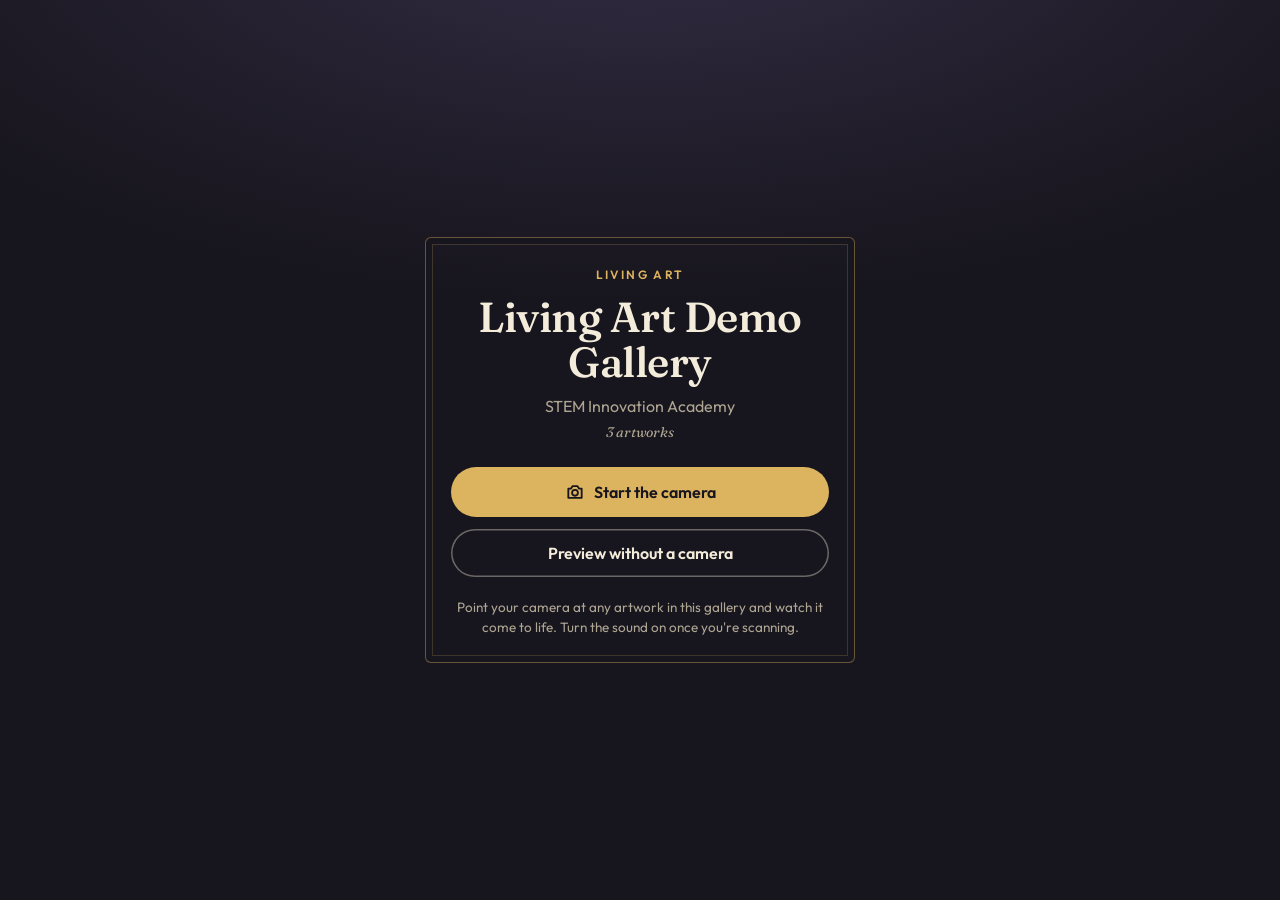
<file: view.html>
<!doctype html>
<html lang="en">
<head>
<meta charset="utf-8">
<meta name="viewport" content="width=device-width, initial-scale=1, viewport-fit=cover">
<meta name="theme-color" content="#17151d">
<title>Living Art</title>
<link rel="icon" href="data:image/svg+xml,%3Csvg xmlns=%27http://www.w3.org/2000/svg%27 viewBox=%270 0 32 32%27%3E%3Crect width=%2732%27 height=%2732%27 rx=%277%27 fill=%27%2317151d%27/%3E%3Crect x=%278%27 y=%277%27 width=%2716%27 height=%2718%27 rx=%271.5%27 fill=%27none%27 stroke=%27%23dcb45f%27 stroke-width=%272.4%27/%3E%3Cpath d=%27M14 12.5v7l6-3.5z%27 fill=%27%23f3ecdb%27/%3E%3C/svg%3E">
<link rel="stylesheet" href="lib/app.css">
<style>
  html, body { height: 100%; overflow: hidden; overscroll-behavior: none; }
  .screen { position: fixed; inset: 0; display: flex; flex-direction: column; }

  /* Intro */
  #intro { align-items: center; justify-content: center; padding: 28px 20px calc(28px + env(safe-area-inset-bottom)); text-align: center;
    background: radial-gradient(110% 70% at 50% -10%, #332d44 0%, var(--ink) 62%); }
  .frame { width: min(430px, 100%); padding: 32px 26px 26px; border-radius: 6px; position: relative;
    box-shadow: inset 0 0 0 1px rgba(220,180,95,.4), inset 0 0 0 7px var(--ink), inset 0 0 0 8px rgba(220,180,95,.2); }
  .eyebrow { font: 600 12px/1 var(--sans); letter-spacing: .2em; text-transform: uppercase; color: var(--gold); }
  #intro h1 { font-size: clamp(30px, 8vw, 42px); margin: 14px 0 8px; }
  #g-sub { color: var(--muted); font-size: 16px; margin: 0 0 4px; }
  #g-count { color: var(--muted); font-size: 14px; margin: 0 0 24px; font-style: italic; font-family: var(--serif); }
  .stack { display: flex; flex-direction: column; gap: 12px; }
  .hint { color: var(--muted); font-size: 13.5px; line-height: 1.5; margin: 20px 0 0; }
  .msg { color: var(--paper); background: rgba(200,95,74,.16); border: 1px solid rgba(200,95,74,.5); border-radius: 12px; padding: 14px 16px; text-align: left; font-size: 15px; line-height: 1.5; margin-bottom: 18px; }
  .msg strong { display: block; margin-bottom: 4px; }
  .focus-card { display: flex; gap: 12px; align-items: center; text-align: left; background: rgba(243,236,219,.06); border-radius: 12px; padding: 10px; margin-bottom: 18px; }
  .focus-card img { width: 56px; height: 56px; object-fit: cover; border-radius: 6px; background: #000; }
  .focus-card b { display: block; font-family: var(--serif); font-size: 17px; }
  .focus-card small { color: var(--muted); }
  .skel-intro { display: block; height: 38px; width: 70%; margin: 0 auto; }

  /* AR */
  #ar { background: #000; }
  #ar-stage { position: absolute; inset: 0; overflow: hidden; }
  .bar { position: absolute; left: 0; right: 0; display: flex; align-items: center; gap: 10px; padding: 14px; z-index: 5; pointer-events: none; }
  .bar > * { pointer-events: auto; }
  #ar .top { top: 0; padding-top: calc(14px + env(safe-area-inset-top)); background: linear-gradient(rgba(0,0,0,.55), transparent); }
  #ar .bottom { bottom: 0; padding-bottom: calc(18px + env(safe-area-inset-bottom)); justify-content: space-between; align-items: flex-end; background: linear-gradient(transparent, rgba(0,0,0,.5)); }
  .icon-btn { width: 48px; height: 48px; padding: 0; border-radius: 50%; background: rgba(23,21,29,.72); color: var(--paper); backdrop-filter: blur(8px); -webkit-backdrop-filter: blur(8px); box-shadow: inset 0 0 0 1px rgba(243,236,219,.25); }
  .icon-btn svg { width: 22px; height: 22px; }
  .icon-btn.on { background: var(--gold); color: var(--ink); }
  #ar-title { font: 500 15px/1.2 var(--serif); color: var(--paper); flex: 1; text-shadow: 0 1px 3px rgba(0,0,0,.6); white-space: nowrap; overflow: hidden; text-overflow: ellipsis; }
  #caption { max-width: calc(100% - 70px); background: rgba(23,21,29,.8); backdrop-filter: blur(8px); -webkit-backdrop-filter: blur(8px); border-radius: 14px; padding: 12px 16px;
    box-shadow: inset 0 0 0 1px rgba(220,180,95,.3); transform: translateY(14px) scale(.97); opacity: 0; transition: opacity .3s ease, transform .35s var(--spring); }
  #caption.show { opacity: 1; transform: none; }
  #cap-title { font: 560 19px/1.2 var(--serif); }
  #cap-artist { font-size: 14px; color: var(--muted); margin-top: 3px; }
  #scan { position: absolute; inset: 0; display: grid; place-items: center; z-index: 4; pointer-events: none; transition: opacity .3s ease; }
  #scan.gone { opacity: 0; }
  .reticle { width: min(64vw, 300px); aspect-ratio: 3 / 4; position: relative; animation: breathe 2.6s ease-in-out infinite; }
  .reticle i { position: absolute; width: 34px; height: 34px; border: 3px solid rgba(243,236,219,.9); }
  .reticle i:nth-child(1) { top: 0; left: 0; border-right: 0; border-bottom: 0; border-top-left-radius: 10px; }
  .reticle i:nth-child(2) { top: 0; right: 0; border-left: 0; border-bottom: 0; border-top-right-radius: 10px; }
  .reticle i:nth-child(3) { bottom: 0; left: 0; border-right: 0; border-top: 0; border-bottom-left-radius: 10px; }
  .reticle i:nth-child(4) { bottom: 0; right: 0; border-left: 0; border-top: 0; border-bottom-right-radius: 10px; }
  .reticle span { position: absolute; left: 50%; bottom: -46px; transform: translateX(-50%); white-space: nowrap; font-size: 15px; font-weight: 600; color: var(--paper); text-shadow: 0 1px 4px rgba(0,0,0,.7); }
  @keyframes breathe { 50% { transform: scale(1.04); opacity: .75; } }
  #loading { position: absolute; inset: 0; display: grid; place-items: center; z-index: 6; background: var(--ink); color: var(--muted); font-size: 15px; }
  #loading .skel { width: min(64vw, 300px); aspect-ratio: 3 / 4; border-radius: 12px; margin: 0 auto 18px; }
  #loading .skel-line { height: 12px; width: 140px; margin: 0 auto; aspect-ratio: auto; }

  /* Preview */
  #preview { background: var(--ink); overflow-y: auto; -webkit-overflow-scrolling: touch; display: block; }
  #preview header { position: sticky; top: 0; z-index: 2; display: flex; align-items: center; gap: 12px; padding: calc(14px + env(safe-area-inset-top)) 16px 14px; background: rgba(23,21,29,.92); backdrop-filter: blur(8px); -webkit-backdrop-filter: blur(8px); }
  #preview header h2 { font-size: 20px; flex: 1; }
  .grid { display: grid; grid-template-columns: repeat(auto-fill, minmax(150px, 1fr)); gap: 16px; padding: 8px 16px calc(28px + env(safe-area-inset-bottom)); }
  .tile { background: none; padding: 0; border-radius: 8px; display: block; text-align: left; color: var(--text); min-height: 0; opacity: 0; transform: translateY(14px); animation: tile-in .55s var(--spring) forwards; }
  @keyframes tile-in { to { opacity: 1; transform: none; } }
  .tile .ph { width: 100%; aspect-ratio: 3 / 4; border-radius: 8px; overflow: hidden; background: #0e0d13; box-shadow: 0 8px 22px rgba(0,0,0,.4); }
  .tile img { width: 100%; height: 100%; object-fit: contain; display: block; transition: transform .6s ease; }
  .tile:hover img { transform: scale(1.04); }
  .tile b { display: block; font: 560 15px/1.25 var(--serif); margin-top: 8px; }
  .tile small { color: var(--muted); font-size: 13px; }
  #lightbox { position: fixed; inset: 0; z-index: 10; background: rgba(12,11,16,.95); display: flex; flex-direction: column; align-items: center; justify-content: center; padding: 70px 16px 40px; }
  #lb-art { position: relative; max-width: 100%; max-height: 100%; box-shadow: 0 20px 60px rgba(0,0,0,.6); }
  #lb-art img, #lb-art video { display: block; width: 100%; height: 100%; object-fit: contain; }
  #lb-art video { position: absolute; inset: 0; opacity: 0; transition: opacity .25s ease; }
  #lb-art video.ready { opacity: 1; }
  .lb-top { position: absolute; top: calc(14px + env(safe-area-inset-top)); right: 14px; display: flex; gap: 10px; }
  #lb-cap { margin-top: 16px; text-align: center; }
  #lb-cap { max-width: min(560px, 92vw); }
  #lb-statement { color: var(--paper); opacity: .86; font-size: 14.5px; line-height: 1.5; margin-top: 10px; max-height: 22vh; overflow-y: auto; }

  /* caption statement */
  #caption { text-align: left; }
  #caption.has-more { cursor: pointer; }
  #cap-more { font-size: 12.5px; color: var(--gold); margin-top: 6px; font-weight: 600; }
  #cap-statement { font-size: 14px; line-height: 1.45; color: var(--paper); margin-top: 8px; max-height: 30vh; overflow-y: auto; }
  /* sound button asking for a tap */
  .icon-btn.ask { animation: ask 1.4s ease-in-out infinite; box-shadow: inset 0 0 0 2px var(--gold); }
  @keyframes ask { 50% { transform: scale(1.1); } }
  #sound-hint { position: absolute; right: 72px; bottom: calc(31px + env(safe-area-inset-bottom)); background: var(--gold); color: var(--ink); font: 600 13px/1 var(--sans); padding: 9px 12px; border-radius: 999px; z-index: 6; pointer-events: none; }
  /* videos that feed the AR textures stay in the page (tiny and invisible) so phones keep decoding them */
  #pool { position: fixed; left: 0; bottom: 0; width: 2px; height: 2px; overflow: hidden; opacity: 0; pointer-events: none; }
  #pool video { width: 2px; height: 2px; }
  /* slow-find tip */
  #tip { position: absolute; left: 50%; top: calc(74px + env(safe-area-inset-top)); transform: translateX(-50%); width: max-content; max-width: 86vw; background: rgba(23,21,29,.82); color: var(--paper); font-size: 14px; line-height: 1.4; padding: 10px 14px; border-radius: 12px; z-index: 5; text-align: center; opacity: 0; transition: opacity .4s ease; pointer-events: none; }
  #tip.show { opacity: 1; }
  /* embedded try-it mode */
  .embedded #btn-preview, .embedded #g-count { display: none; }
  /* device test mode */
  #hud { position: absolute; left: 10px; right: 10px; top: calc(70px + env(safe-area-inset-top)); z-index: 7; background: rgba(12,11,16,.78); color: #d8f0d0; font: 500 11.5px/1.45 var(--mono); padding: 8px 10px; border-radius: 10px; white-space: pre-wrap; pointer-events: none; }
  #hud-btn { position: absolute; right: 12px; top: calc(14px + env(safe-area-inset-top)); z-index: 8; min-height: 44px; padding: 10px 16px; font-size: 14px; }
  .testing #ar-title { padding-right: 120px; }
  #report { position: fixed; inset: 0; z-index: 20; background: var(--ink); padding: calc(18px + env(safe-area-inset-top)) 16px 20px; display: flex; flex-direction: column; gap: 12px; }
  #report textarea { flex: 1; width: 100%; background: #0e0d13; color: #d8f0d0; border: 1px solid rgba(243,236,219,.2); border-radius: 10px; padding: 12px; font: 500 12px/1.5 var(--mono); resize: none; }
  #report .row { display: flex; gap: 10px; flex-wrap: wrap; }
</style>
<script>if (/[?&]test=1/.test(location.search)) { if (/[?&]tk=128/.test(location.search)) window.LA_TRACK_KEYFRAME = 1; if (/[?&]tk=256/.test(location.search)) window.LA_TRACK_KEYFRAME = 0; }</script>
<script type="importmap">
{ "imports": { "three": "./lib/three/three.module.js", "three/addons/": "./lib/three/addons/" } }
</script>
</head>
<body>

<section id="intro" class="screen">
  <div class="frame">
    <div class="eyebrow">Living Art</div>
    <h1 id="g-title"><span class="skel skel-intro" aria-label="Loading"></span></h1>
    <p id="g-sub"></p>
    <p id="g-count"></p>
    <div id="focus" class="focus-card hidden"><img id="focus-img" alt=""><div><b id="focus-title"></b><small id="focus-artist"></small></div></div>
    <div id="intro-msg" class="msg hidden"></div>
    <div class="stack">
      <button id="btn-start" disabled>
        <svg width="20" height="20" viewBox="0 0 24 24" fill="none" stroke="currentColor" stroke-width="2.2" stroke-linecap="round" stroke-linejoin="round" aria-hidden="true"><path d="M4 8h3l2-3h6l2 3h3v11H4z"/><circle cx="12" cy="13" r="3.5"/></svg>
        Start the camera
      </button>
      <button id="btn-preview" class="btn-ghost" disabled>Preview without a camera</button>
    </div>
    <p class="hint" id="intro-hint">Point your camera at any artwork in this gallery and watch it come to life. Turn the sound on once you're scanning.</p>
  </div>
</section>

<section id="ar" class="screen hidden" aria-label="Camera view">
  <div id="ar-stage"></div>
  <div id="scan"><div class="reticle"><i></i><i></i><i></i><i></i><span id="scan-text">Find an artwork</span></div></div>
  <div id="loading"><div><div class="skel"></div><div class="skel skel-line"></div></div></div>
  <div class="bar top">
    <button class="icon-btn" id="btn-close" aria-label="Close camera">
      <svg viewBox="0 0 24 24" fill="none" stroke="currentColor" stroke-width="2.4" stroke-linecap="round"><path d="M6 6l12 12M18 6L6 18"/></svg>
    </button>
    <div id="ar-title"></div>
  </div>
  <div class="bar bottom">
    <div id="caption" aria-live="polite"><div id="cap-title"></div><div id="cap-artist"></div><div id="cap-more" class="hidden">Read the artist statement</div><div id="cap-statement" class="hidden"></div></div>
    <button class="icon-btn" id="btn-sound" aria-label="Turn sound on" aria-pressed="false"></button>
  </div>
  <div id="sound-hint" class="hidden">Tap for sound</div>
  <div id="tip"></div>
  <div id="hud" class="hidden"></div>
  <button id="hud-btn" class="hidden">Finish test</button>
</section>
<div id="pool" aria-hidden="true"></div>
<div id="report" class="hidden">
  <h2 style="font-size:22px">Device test report</h2>
  <p style="margin:0;color:var(--muted);font-size:14px">Add a note at the bottom if something looked wrong, then copy the report and send it to Ben.</p>
  <textarea id="report-text"></textarea>
  <div class="row"><button id="report-copy">Copy report</button><button id="report-share" class="btn-ghost hidden">Share</button><button id="report-back" class="btn-ghost">Back to the camera</button></div>
</div>

<section id="preview" class="screen hidden">
  <header>
    <button class="icon-btn" id="pv-back" aria-label="Back">
      <svg viewBox="0 0 24 24" fill="none" stroke="currentColor" stroke-width="2.4" stroke-linecap="round" stroke-linejoin="round"><path d="M15 5l-7 7 7 7"/></svg>
    </button>
    <h2 id="pv-title">Preview</h2>
  </header>
  <div class="grid" id="pv-grid"></div>
</section>
<div id="lightbox" class="hidden" role="dialog" aria-modal="true">
  <div class="lb-top">
    <button class="icon-btn" id="lb-share" aria-label="Share this artwork">
      <svg viewBox="0 0 24 24" fill="none" stroke="currentColor" stroke-width="2.2" stroke-linecap="round" stroke-linejoin="round"><path d="M12 3v12M7 8l5-5 5 5"/><path d="M5 14v5h14v-5"/></svg>
    </button>
    <button class="icon-btn" id="lb-sound" aria-label="Turn sound on" aria-pressed="false"></button>
    <button class="icon-btn" id="lb-close" aria-label="Close">
      <svg viewBox="0 0 24 24" fill="none" stroke="currentColor" stroke-width="2.4" stroke-linecap="round"><path d="M6 6l12 12M18 6L6 18"/></svg>
    </button>
  </div>
  <div id="lb-art"><img id="lb-img" alt=""><video id="lb-vid" playsinline webkit-playsinline muted loop preload="auto"></video></div>
  <div id="lb-cap"><div id="lb-title" style="font:560 20px/1.2 var(--serif)"></div><div id="lb-artist" style="color:var(--muted);margin-top:4px"></div><div id="lb-statement" class="hidden"></div></div>
</div>

<script type="module">
import * as THREE from 'three';
import { MindARThree } from './lib/mindar/mindar-image-three.prod.js';

const $ = (id) => document.getElementById(id);
const log = (...a) => console.log('[LA]', ...a);
const SOUND_OFF = '<svg viewBox="0 0 24 24" fill="none" stroke="currentColor" stroke-width="2.2" stroke-linecap="round" stroke-linejoin="round"><path d="M4 9h4l5-4v14l-5-4H4z"/><path d="M17 9l4 6M21 9l-4 6"/></svg>';
const SOUND_ON = '<svg viewBox="0 0 24 24" fill="none" stroke="currentColor" stroke-width="2.2" stroke-linecap="round" stroke-linejoin="round"><path d="M4 9h4l5-4v14l-5-4H4z"/><path d="M16.5 8.5a5 5 0 0 1 0 7M19 6a8.5 8.5 0 0 1 0 12"/></svg>';
const POOL_SIZE = 3;          // video players kept alive; the three most recent artworks resume instantly
const RESUME_WINDOW_MS = 2500; // re-found within this time: carry on; later: start from the still artwork again
const FADE_MS = 550;          // the animation fades in over the real artwork, so the piece seems to wake up

const params = new URLSearchParams(location.search);
const gid = (params.get('g') || 'demo').replace(/[^a-z0-9_-]/gi, '');
const LOCAL = gid === 'local';                 // a gallery handed over by the builder or the student page, not yet published
const EMBED = window.parent !== window;
const TEST = params.get('test') === '1';        // device test mode: shows numbers and builds a report
const base = `galleries/${gid}/`;
let gallery = null, focusIdx = -1, soundOn = false, soundBlocked = false;
let localFiles = null;
const blobUrls = new Map();
const num = (k) => (params.has(k) && isFinite(+params.get(k)) ? +params.get(k) : null);

function fileUrl(path) {
  if (!LOCAL) return base + path + v();
  if (!blobUrls.has(path)) blobUrls.set(path, URL.createObjectURL(localFiles[path]));
  return blobUrls.get(path);
}
const v = () => (gallery && gallery.version ? `?v=${gallery.version}` : '');
// label links carry the artwork's id; older links carry its number
function findFocus() {
  const a = params.get('a');
  if (!a) return -1;
  const byId = gallery.artworks.findIndex((x) => x.id && x.id === a);
  if (byId >= 0) return byId;
  const n = parseInt(a, 10);
  return String(n) === a && gallery.artworks[n - 1] ? n - 1 : -1;
}

async function loadGallery() {
  if (EMBED) document.body.classList.add('embedded');
  try {
    if (LOCAL) {
      const L = EMBED ? window.parent.__LA_LOCAL : null;
      if (!L) throw new Error('no local gallery');
      gallery = L.gallery; localFiles = L.files;
    } else {
      const r = await fetch(`${base}gallery.json`, { cache: 'no-cache' });
      if (!r.ok) throw new Error(r.status);
      gallery = await r.json();
    }
  } catch (e) {
    $('g-title').textContent = 'Gallery not found';
    showIntroMsg('That code points to a gallery that doesn\'t exist yet.', `Check the link with your teacher. (Gallery "${gid}")`);
    return;
  }
  const n = gallery.artworks.length;
  focusIdx = findFocus();
  document.title = `${gallery.title} · Living Art`;
  $('g-title').textContent = gallery.title;
  $('g-sub').textContent = gallery.subtitle || '';
  $('g-count').textContent = `${n} artwork${n === 1 ? '' : 's'}`;
  $('ar-title').textContent = gallery.title;
  $('pv-title').textContent = gallery.title;
  const f = gallery.artworks[focusIdx];
  if (f) {
    $('focus-img').src = fileUrl(f.image);
    $('focus-title').textContent = f.title || `Artwork ${focusIdx + 1}`;
    $('focus-artist').textContent = f.artist || '';
    $('focus').classList.remove('hidden');
    $('scan-text').textContent = `Find "${f.title || 'the artwork'}"`;
    $('intro-hint').textContent = 'Point your camera at this artwork to bring it to life. Every other piece in the gallery works too.';
  }
  if (LOCAL) $('intro-hint').textContent = n === 1
    ? 'Point your camera at your artwork. A print, the original, or the photo on another screen all work.'
    : 'This gallery isn\'t published yet. Point your camera at any of the artworks to check it.';
  $('btn-start').disabled = false;
  $('btn-preview').disabled = false;
  if (!window.isSecureContext || !navigator.mediaDevices?.getUserMedia) {
    $('btn-start').disabled = true;
    showIntroMsg('This browser can\'t open the camera here.', 'Open the link in Safari or Chrome. If you scanned it inside another app, tap "Open in browser". You can still preview the artwork.');
  }
  log('gallery', gid, n, focusIdx >= 0 ? `focus ${focusIdx}` : '');
}
function showIntroMsg(title, body) {
  const m = $('intro-msg');
  m.innerHTML = '';
  const s = document.createElement('strong'); s.textContent = title;
  m.append(s, document.createTextNode(body));
  m.classList.remove('hidden');
}

function paintSound() {
  for (const id of ['btn-sound', 'lb-sound']) {
    const b = $(id);
    const on = soundOn && !(soundBlocked && id === 'btn-sound');
    b.innerHTML = on ? SOUND_ON : SOUND_OFF;
    b.classList.toggle('on', on);
    b.setAttribute('aria-pressed', on);
    b.setAttribute('aria-label', on ? 'Turn sound off' : 'Turn sound on');
  }
  $('btn-sound').classList.toggle('ask', soundBlocked);
  $('sound-hint').classList.toggle('hidden', !soundBlocked);
}
paintSound();

// ---------- AR
let mind = null, running = false, wakeLock = null, tipTimer = 0;
const pool = [];   // { video, texture, idx, ready, lastUsed, lostAt, token }
const meshes = [];
let active = -1;
const stats = { startAt: 0, targetsMs: 0, cameraMs: 0, gz: false, frames: 0, fpsMin: 0, fpsAvg: 0, cam: '', per: [], errors: [] };

function makePlayer() {
  const video = document.createElement('video');
  video.setAttribute('playsinline', ''); video.setAttribute('webkit-playsinline', '');
  video.muted = true; video.preload = 'auto'; video.crossOrigin = 'anonymous';
  $('pool').append(video);
  const texture = new THREE.VideoTexture(video);
  texture.colorSpace = THREE.SRGBColorSpace;
  const p = { video, texture, idx: -1, ready: false, lastUsed: 0, lostAt: 0, token: 0 };
  video.addEventListener('error', () => { if (p.idx >= 0) { log('video error', p.idx, video.error?.code); stats.errors.push(`video ${p.idx + 1} error ${video.error?.code}`); } });
  return p;
}
// Phones only let a video play with sound if play() was first called on that same player during a tap.
// So every tap that matters (start, sound) touches every player.
function bless() {
  while (pool.length < POOL_SIZE) pool.push(makePlayer());
  for (const p of pool) {
    if (p.idx === active && active >= 0) continue;
    try { const r = p.video.play(); if (r) r.then(() => { if (p.idx !== active) p.video.pause(); }).catch(() => {}); } catch {}
  }
}
function release(p) {
  if (p.idx >= 0 && meshes[p.idx]) { const m = meshes[p.idx]; m.visible = false; m.material.map = null; m.material.needsUpdate = true; }
  p.idx = -1; p.ready = false; p.token++;
}
function playerFor(i) {
  let p = pool.find((x) => x.idx === i);
  if (p) return p;
  while (pool.length < POOL_SIZE) pool.push(makePlayer());
  p = pool.find((x) => x.idx < 0) || pool.filter((x) => x.idx !== active).sort((a, b) => a.lastUsed - b.lastUsed)[0];
  release(p);
  const art = gallery.artworks[i];
  p.idx = i; p.lostAt = 0;
  const token = p.token;
  p.video.loop = gallery.loop !== false;
  p.video.src = fileUrl(art.video);
  const markReady = () => {
    if (p.token !== token || p.ready) return;
    p.ready = true;
    const m = meshes[i];
    m.material.map = p.texture; m.material.needsUpdate = true;
    if (active === i) { m.material.opacity = 0; m.visible = true; }
    log('playing', i);
    if (stats.per[i] && stats.per[i].playMs == null) stats.per[i].playMs = Math.round(performance.now() - stats.per[i].foundAt);
  };
  if ('requestVideoFrameCallback' in p.video) p.video.requestVideoFrameCallback(markReady);
  else { const on = () => { if (p.video.currentTime > 0) { p.video.removeEventListener('timeupdate', on); markReady(); } }; p.video.addEventListener('timeupdate', on); }
  return p;
}
function playActive(p) {
  p.video.muted = !soundOn;
  const r = p.video.play();
  if (!r) return;
  r.then(() => { if (soundOn && soundBlocked && !p.video.muted) { soundBlocked = false; paintSound(); } })
    .catch((e) => {
      log('play blocked', e.name);
      if (e.name === 'AbortError') return;
      if (soundOn) { soundBlocked = true; paintSound(); stats.errors.push('sound needed a tap'); }
      p.video.muted = true;
      p.video.play().catch((e2) => { log('muted play failed', e2.name); stats.errors.push(`muted play failed ${e2.name}`); });
    });
}
function showCaption(art) {
  $('cap-title').textContent = art.title || '';
  $('cap-artist').textContent = art.artist || '';
  const has = !!(art.statement && art.statement.trim());
  $('cap-statement').textContent = has ? art.statement : '';
  $('cap-statement').classList.add('hidden');
  $('cap-more').classList.toggle('hidden', !has);
  $('cap-more').textContent = 'Read the artist statement';
  $('caption').classList.toggle('has-more', has);
  $('caption').classList.add('show');
}
function onFound(i) {
  active = i;
  const art = gallery.artworks[i];
  log('found', i, art.title);
  clearTimeout(tipTimer); $('tip').classList.remove('show');
  $('scan').classList.add('gone');
  showCaption(art);
  try { navigator.vibrate?.(18); } catch {}
  const now = performance.now();
  const st = (stats.per[i] ||= { firstMs: Math.round(now - stats.startAt), founds: 0, losts: 0, held: 0, foundAt: now, playMs: null });
  st.founds++; st.lastFound = now;
  const p = playerFor(i);
  p.lastUsed = now;
  const m = meshes[i];
  const fresh = !p.lostAt || now - p.lostAt > RESUME_WINDOW_MS;
  if (fresh) { try { p.video.currentTime = 0; } catch {} m.material.opacity = 0; }
  m.visible = p.ready;
  playActive(p);
}
function onLost(i) {
  log('lost', i);
  meshes[i].visible = false;
  const p = pool.find((x) => x.idx === i);
  if (p) { p.video.pause(); p.lostAt = performance.now(); }
  const st = stats.per[i];
  if (st && st.lastFound) { st.held += performance.now() - st.lastFound; st.lastFound = 0; st.losts++; }
  if (active === i) {
    active = -1;
    $('caption').classList.remove('show');
    $('scan').classList.remove('gone');
    armTip();
  }
}
// If nothing is found for a while, say what usually helps.
function armTip() {
  clearTimeout(tipTimer);
  tipTimer = setTimeout(() => {
    if (!running || active >= 0) return;
    $('tip').textContent = 'Nothing yet? Step back until the whole artwork fits inside the corners, hold steady, and avoid glare.';
    $('tip').classList.add('show');
    tipTimer = setTimeout(() => $('tip').classList.remove('show'), 9000);
  }, 9000);
}

let lastCamError = null;
if (navigator.mediaDevices?.getUserMedia) {
  const gum = navigator.mediaDevices.getUserMedia.bind(navigator.mediaDevices);
  navigator.mediaDevices.getUserMedia = (c) => {
    // test mode only: ?res=640x480 asks the camera for a size, so devices can be compared
    const res = TEST && /^\d+x\d+$/.test(params.get('res') || '') ? params.get('res').split('x').map(Number) : null;
    if (res && c && typeof c.video === 'object') c = { ...c, video: { ...c.video, width: { ideal: res[0] }, height: { ideal: res[1] } } };
    return gum(c).catch((e) => { lastCamError = e; throw e; });
  };
}
async function targetsUrl() {
  if (LOCAL) return fileUrl('targets.mind');
  if (gallery.targetsGz && 'DecompressionStream' in window) {
    try {
      const r = await fetch(`${base}targets.mind.gz${v()}`);
      if (r.ok) {
        const buf = await new Response(r.body.pipeThrough(new DecompressionStream('gzip'))).arrayBuffer();
        stats.gz = true;
        return URL.createObjectURL(new Blob([buf]));
      }
    } catch (e) { log('gz fallback', e?.name || e); }
  }
  return `${base}targets.mind${v()}`;
}
async function startAR() {
  bless(); // still inside the tap on "Start the camera"
  show('ar');
  $('loading').classList.remove('hidden');
  $('scan').classList.remove('gone');
  const stage = $('ar-stage');
  stage.innerHTML = '';
  meshes.length = 0; active = -1; stats.per = []; stats.errors = []; stats.frames = 0; stats.fpsMin = 0;
  for (const p of pool) release(p);
  const t0 = performance.now();
  const src = await targetsUrl();
  stats.targetsMs = Math.round(performance.now() - t0);
  log('targets', src.startsWith('blob:') ? 'gz' : 'raw');
  const opts = { container: stage, imageTargetSrc: src, maxTrack: 1, uiLoading: 'no', uiScanning: 'no', uiError: 'no' };
  if (TEST) for (const [k, o] of [['cf', 'filterMinCF'], ['beta', 'filterBeta'], ['warm', 'warmupTolerance'], ['miss', 'missTolerance']]) if (num(k) != null) opts[o] = num(k);
  mind = new MindARThree(opts);
  const { renderer, scene, camera } = mind;
  gallery.artworks.forEach((art, i) => {
    const anchor = mind.addAnchor(i);
    const mesh = new THREE.Mesh(new THREE.PlaneGeometry(1, art.h / art.w), new THREE.MeshBasicMaterial({ color: 0xffffff, transparent: true, opacity: 0 }));
    mesh.visible = false;
    anchor.group.add(mesh);
    meshes.push(mesh);
    anchor.onTargetFound = () => onFound(i);
    anchor.onTargetLost = () => onLost(i);
  });
  try {
    await mind.start();
  } catch (e) {
    e = e || lastCamError;
    log('camera error', e?.name || e);
    stopAR();
    show('intro');
    const name = e?.name;
    if (name === 'NotAllowedError' || name === 'SecurityError') {
      showIntroMsg('Camera access was blocked.', 'On iPad or iPhone: tap "aA" in the address bar, choose Website Settings, and set Camera to Allow. Then reload. On Android: tap the lock icon by the address and allow Camera. You can also preview the artwork without a camera.');
    } else if (name === 'NotFoundError' || name === 'OverconstrainedError') {
      showIntroMsg('No camera found.', 'This device doesn\'t have a camera the browser can use. Try a phone or iPad, or preview the artwork without a camera.');
    } else {
      showIntroMsg('The camera didn\'t start.', 'Close other apps that use the camera and try again, or preview the artwork without a camera.');
    }
    return;
  }
  running = true;
  stats.startAt = performance.now();
  stats.cameraMs = Math.round(stats.startAt - t0) - stats.targetsMs;
  stats.cam = mind.video ? `${mind.video.videoWidth}x${mind.video.videoHeight}` : '?';
  $('loading').classList.add('hidden');
  let last = performance.now(), secStart = last, secFrames = 0;
  renderer.setAnimationLoop(() => {
    const now = performance.now(), dt = now - last; last = now;
    if (active >= 0) { const m = meshes[active].material; if (m.opacity < 1) m.opacity = Math.min(1, m.opacity + dt / FADE_MS); }
    renderer.render(scene, camera);
    stats.frames++; secFrames++;
    if (now - secStart >= 1000) {
      const fps = Math.round(secFrames * 1000 / (now - secStart));
      stats.fpsMin = stats.fpsMin ? Math.min(stats.fpsMin, fps) : fps;
      stats.fpsAvg = Math.round(stats.frames * 1000 / (now - stats.startAt));
      secStart = now; secFrames = 0;
      if (TEST) paintHud(fps);
    }
  });
  try { wakeLock = await navigator.wakeLock?.request('screen'); } catch {}
  armTip();
  if (TEST) { $('hud').classList.remove('hidden'); $('hud-btn').classList.remove('hidden'); $('ar').classList.add('testing'); }
  log('ar started', stats.cam);
}
function stopAR() {
  clearTimeout(tipTimer); $('tip').classList.remove('show');
  if (mind) {
    try { mind.renderer.setAnimationLoop(null); } catch {}
    if (running) { try { mind.stop(); } catch (e) { log('stop error', e); } }
  }
  for (const p of pool) { p.video.pause(); release(p); p.video.removeAttribute('src'); try { p.video.load(); } catch {} }
  running = false; mind = null; active = -1;
  try { wakeLock?.release(); } catch {} wakeLock = null;
  $('caption').classList.remove('show');
}

// ---------- device test mode (?test=1)
function perLines() {
  return gallery.artworks.map((a, i) => {
    const s = stats.per[i];
    if (!s) return `${i + 1}. ${a.title || 'Artwork'}: not found`;
    const held = s.held + (s.lastFound ? performance.now() - s.lastFound : 0);
    return `${i + 1}. ${a.title || 'Artwork'}: found in ${(s.firstMs / 1000).toFixed(1)} s, video after ${s.playMs == null ? '?' : s.playMs + ' ms'}, held ${(held / 1000).toFixed(0)} s, lost ${s.losts}x`;
  });
}
function paintHud(fps) {
  $('hud').textContent = `camera ${stats.cam} · ${fps} fps (min ${stats.fpsMin})\n` + perLines().join('\n');
}
function buildReport() {
  const nav = navigator, scr = screen;
  return [
    'LIVING ART DEVICE TEST',
    `when: ${new Date().toISOString()}`,
    `gallery: ${gid} (${gallery.artworks.length} artworks)${params.get('res') ? ' res=' + params.get('res') : ''}${window.LA_TRACK_KEYFRAME === 1 ? ' tk=128' : window.LA_TRACK_KEYFRAME === 0 ? ' tk=256' : ''}${['cf', 'beta', 'warm', 'miss'].filter((k) => num(k) != null).map((k) => ` ${k}=${num(k)}`).join('')}`,
    'build: 2026-11-18c',
    `device: ${nav.userAgent}`,
    `screen: ${scr.width}x${scr.height} @${devicePixelRatio}x, touch points ${nav.maxTouchPoints}`,
    `camera stream: ${stats.cam}`,
    `tracking data: ${stats.targetsMs} ms to load (${stats.gz ? 'gzip' : 'raw'}), camera ready after ${stats.cameraMs} ms more`,
    `frame rate: average ${stats.fpsAvg}, lowest ${stats.fpsMin}`,
    `sound: ${soundOn ? (soundBlocked ? 'on, but blocked until tapped' : 'on') : 'off'}`,
    ...perLines(),
    `problems: ${stats.errors.length ? [...new Set(stats.errors)].join('; ') : 'none logged'}`,
    'notes (type what you saw: shaky? slow? video black?): ',
  ].join('\n');
}

// ---------- preview
function buildPreview() {
  const grid = $('pv-grid');
  if (grid.childElementCount) return;
  gallery.artworks.forEach((art, i) => {
    const b = document.createElement('button');
    b.className = 'tile'; b.style.animationDelay = `${Math.min(i, 12) * 45}ms`;
    const ph = document.createElement('div'); ph.className = 'ph';
    const img = new Image(); img.loading = 'lazy'; img.src = fileUrl(art.image); img.alt = art.title || `Artwork ${i + 1}`;
    ph.append(img);
    const t = document.createElement('b'); t.textContent = art.title || `Artwork ${i + 1}`;
    const s = document.createElement('small'); s.textContent = art.artist || '';
    b.append(ph, t, s);
    b.onclick = () => openLightbox(i);
    grid.append(b);
  });
}
let lbIndex = -1;
function openLightbox(i) {
  lbIndex = i;
  const art = gallery.artworks[i];
  const box = $('lb-art'), vid = $('lb-vid'), img = $('lb-img');
  const has = !!(art.statement && art.statement.trim());
  const maxW = Math.min(innerWidth - 32, 900), maxH = innerHeight - (has ? 290 : 190);
  const scale = Math.min(maxW / art.w, maxH / art.h);
  box.style.width = `${art.w * scale}px`; box.style.height = `${art.h * scale}px`;
  img.src = fileUrl(art.image); img.alt = art.title || '';
  vid.classList.remove('ready');
  vid.loop = gallery.loop !== false;
  vid.muted = !soundOn;
  vid.src = fileUrl(art.video);
  const ready = () => vid.classList.add('ready');
  if ('requestVideoFrameCallback' in vid) vid.requestVideoFrameCallback(ready); else vid.addEventListener('playing', ready, { once: true });
  vid.play().catch(() => { vid.muted = true; vid.play().catch(() => {}); });
  $('lb-title').textContent = art.title || ''; $('lb-artist').textContent = art.artist || '';
  $('lb-statement').textContent = has ? art.statement : '';
  $('lb-statement').classList.toggle('hidden', !has);
  $('lightbox').classList.toggle('has-statement', has);
  $('lb-share').classList.toggle('hidden', !navigator.share || LOCAL);
  $('lightbox').classList.remove('hidden');
}
function closeLightbox() {
  const vid = $('lb-vid'); vid.pause(); vid.removeAttribute('src'); vid.load();
  $('lightbox').classList.add('hidden');
}
function artUrl(i) { const u = new URL(location.href); u.search = `?g=${gid}&a=${gallery.artworks[i].id || i + 1}`; return u.href; }

// ---------- wiring
function show(id) { for (const s of ['intro', 'ar', 'preview']) $(s).classList.toggle('hidden', s !== id); }
$('btn-start').onclick = () => { $('intro-msg').classList.add('hidden'); startAR(); };
$('btn-preview').onclick = () => { buildPreview(); show('preview'); if (gallery.artworks[focusIdx]) openLightbox(focusIdx); };
$('btn-close').onclick = () => { stopAR(); if (EMBED) window.parent.postMessage({ type: 'la-close' }, location.origin); show('intro'); };
$('pv-back').onclick = () => show('intro');
$('lb-close').onclick = closeLightbox;
$('lb-share').onclick = () => { const a = gallery.artworks[lbIndex]; navigator.share({ title: a.title, text: `${a.title}${a.artist ? ' by ' + a.artist : ''} in Living Art`, url: artUrl(lbIndex) }).catch(() => {}); };
$('caption').onclick = () => {
  if (!$('caption').classList.contains('has-more')) return;
  const open = $('cap-statement').classList.toggle('hidden');
  $('cap-more').textContent = open ? 'Read the artist statement' : 'Hide the statement';
};
function toggleSound(e) {
  const fromAR = e?.currentTarget?.id === 'btn-sound';
  if (fromAR && soundBlocked) soundOn = true; else soundOn = !soundOn; // a blocked sound button means "turn it on", not "toggle"
  soundBlocked = false;
  bless(); // this tap unlocks sound on every player, so the next artwork can start with sound too
  const p = pool.find((x) => x.idx === active && active >= 0);
  if (p) { p.video.muted = !soundOn; p.video.play().catch(() => {}); }
  const lv = $('lb-vid'); if (lv.src) { lv.muted = !soundOn; lv.play().catch(() => {}); }
  paintSound();
}
$('btn-sound').onclick = toggleSound;
$('lb-sound').onclick = toggleSound;
$('hud-btn').onclick = () => { $('report-text').value = buildReport(); $('report-share').classList.toggle('hidden', !navigator.share); $('report').classList.remove('hidden'); };
$('report-back').onclick = () => $('report').classList.add('hidden');
$('report-copy').onclick = async () => {
  const t = $('report-text');
  try { await navigator.clipboard.writeText(t.value); } catch { t.select(); try { document.execCommand('copy'); } catch {} }
  $('report-copy').textContent = 'Copied';
  setTimeout(() => ($('report-copy').textContent = 'Copy report'), 1600);
};
$('report-share').onclick = () => navigator.share({ title: 'Living Art device test', text: $('report-text').value }).catch(() => {});
document.addEventListener('visibilitychange', async () => {
  if (document.hidden) { for (const p of pool) p.video.pause(); }
  else {
    const p = pool.find((x) => x.idx === active && active >= 0);
    if (p) p.video.play().catch(() => {});
    if (running && !wakeLock) { try { wakeLock = await navigator.wakeLock?.request('screen'); } catch {} }
  }
});
window.addEventListener('pagehide', () => { for (const u of blobUrls.values()) URL.revokeObjectURL(u); });
window.__LA = { get active() { return active; }, get running() { return running; }, get mind() { return mind; }, get stats() { return stats; }, get soundOn() { return soundOn; }, get soundBlocked() { return soundBlocked; }, pool, meshes, report: () => buildReport() };
loadGallery();
</script>
</body>
</html>
</file>
<file: lib/app.css>
@font-face { font-family: "Outfit"; font-style: normal; font-weight: 100 900; font-display: swap; src: url("fonts/outfit-latin-wght-normal.woff2") format("woff2"); }
@font-face { font-family: "Fraunces"; font-style: normal; font-weight: 100 900; font-display: swap; src: url("fonts/fraunces-latin-wght-normal.woff2") format("woff2"); }
@font-face { font-family: "Fraunces"; font-style: italic; font-weight: 100 900; font-display: swap; src: url("fonts/fraunces-latin-wght-italic.woff2") format("woff2"); }
@font-face { font-family: "JetBrains Mono"; font-style: normal; font-weight: 500; font-display: swap; src: url("fonts/jetbrains-mono-latin-500-normal.woff2") format("woff2"); }

:root {
  --ink: #17151d;        /* off-black, never pure black */
  --ink-2: #221f2b;
  --ink-3: #2e2a3a;
  --paper: #f3ecdb;
  --paper-2: #e7dcc0;
  --paper-3: #d9ccaa;
  --text: #f3ecdb;
  --muted: #aea593;
  --gold: #dcb45f;       /* single accent, 58% saturation */
  --gold-ink: #17151d;
  --ok: #5f9e73;
  --warn: #d49a3c;
  --bad: #c85f4a;
  --serif: "Fraunces", "Iowan Old Style", "Palatino Linotype", serif;
  --sans: "Outfit", system-ui, -apple-system, "Segoe UI", sans-serif;
  --mono: "JetBrains Mono", ui-monospace, Menlo, Consolas, monospace;
  --radius: 16px;
  --spring: cubic-bezier(.2, .9, .3, 1.05);
}
* { box-sizing: border-box; }
html, body { margin: 0; padding: 0; }
body { font-family: var(--sans); background: var(--ink); color: var(--text); -webkit-font-smoothing: antialiased; font-size: 16px; line-height: 1.5; }
h1, h2, h3 { font-family: var(--serif); font-weight: 560; letter-spacing: -.012em; line-height: 1.08; margin: 0; font-variation-settings: "SOFT" 30, "WONK" 0; }
a { color: var(--gold); text-decoration-thickness: 1px; text-underline-offset: 3px; }
code, .mono { font-family: var(--mono); font-size: .92em; }

button, .btn {
  font: 600 16px/1 var(--sans); border: 0; border-radius: 999px; padding: 15px 24px; cursor: pointer;
  background: var(--gold); color: var(--gold-ink); text-decoration: none; display: inline-flex; align-items: center; justify-content: center; gap: 9px;
  min-height: 48px; transition: transform .18s var(--spring), filter .18s ease, background .18s ease;
}
button:hover, .btn:hover { filter: brightness(1.06); }
button:active, .btn:active { transform: translateY(1px) scale(.985); }
button:focus-visible, .btn:focus-visible, input:focus-visible { outline: 2px solid var(--gold); outline-offset: 3px; }
button:disabled { opacity: .4; cursor: default; filter: none; }
.btn-ghost { background: transparent; color: var(--text); box-shadow: inset 0 0 0 1.5px rgba(243,236,219,.38); }
.btn-ghost:hover { background: rgba(243,236,219,.07); filter: none; }
.hidden { display: none !important; }

/* skeleton shimmer */
.skel { position: relative; overflow: hidden; background: rgba(243,236,219,.08); border-radius: 8px; }
.skel::after { content: ""; position: absolute; inset: 0; transform: translateX(-100%); background: linear-gradient(90deg, transparent, rgba(243,236,219,.1), transparent); animation: shimmer 1.4s infinite; }
@keyframes shimmer { to { transform: translateX(100%); } }

/* reveal on scroll */
.reveal { opacity: 0; transform: translateY(18px); transition: opacity .7s ease, transform .7s var(--spring); }
.reveal.in { opacity: 1; transform: none; }
@media (prefers-reduced-motion: reduce) {
  *, *::before, *::after { animation-duration: .001s !important; transition-duration: .001s !important; }
  .reveal { opacity: 1; transform: none; }
}
</file>
<file: lib/paper.css>
/* Light "paper" pages: Gallery Builder, My piece, the handout and the teacher guide. Loaded after app.css. */
body.paper { background: #ece3cf; color: var(--ink); }
.paper a { color: #7a5c12; }
.top { display: flex; align-items: center; gap: 16px; padding: 14px 20px; background: var(--ink); color: var(--paper); }
.top h1 { font-size: 21px; }
.top h1 a { color: inherit; text-decoration: none; }
.top h1 span { color: var(--gold); font-weight: 400; font-style: italic; }
.top nav { margin-left: auto; display: flex; gap: 18px; font-size: 14px; }
.top nav a { color: var(--paper); opacity: .8; text-decoration: none; }
.top nav a:hover { opacity: 1; }
main.cols { max-width: 1040px; margin: 0 auto; padding: 22px 14px 90px; display: grid; gap: 18px; }
main.narrow { max-width: 720px; }
.card { background: #faf6ec; border-radius: var(--radius); padding: 20px 20px 22px; box-shadow: 0 1px 0 rgba(60,40,10,.05), 0 8px 26px rgba(60,40,10,.07); }
.card h2 { font-size: 23px; display: flex; align-items: center; gap: 12px; margin-bottom: 14px; flex-wrap: wrap; }
.card h2 small { font: 400 14px var(--sans); color: #7b6f5c; }
.num { width: 30px; height: 30px; border-radius: 50%; background: var(--ink); color: var(--gold); display: inline-grid; place-items: center; font: 700 14px/1 var(--sans); flex: none; }
.num.done { background: var(--ok); color: #fff; }
.paper label { display: block; font-size: 13px; font-weight: 600; color: #5a4f3e; margin-bottom: 6px; }
.paper input[type=text], .paper textarea { width: 100%; font: 16px var(--sans); padding: 11px 12px; border-radius: 10px; border: 1.5px solid #d6c9a7; background: #fff; color: var(--ink); transition: border-color .15s ease; }
.paper textarea { resize: vertical; min-height: 84px; line-height: 1.45; }
.paper input[type=text]:focus, .paper textarea:focus { outline: none; border-color: var(--ink); }
.fields-2 { display: grid; grid-template-columns: 1fr 1fr; gap: 14px; }
.help { font-size: 13.5px; color: #6f634f; margin-top: 6px; line-height: 1.45; }
.help code, .steps code { background: #ece3cf; padding: 1px 5px; border-radius: 4px; word-break: break-all; }
.inline { display: flex; gap: 10px; align-items: center; flex-wrap: wrap; }
button.small, .btn.small { padding: 10px 16px; min-height: 40px; font-size: 14px; }
.btn-line { background: transparent; color: var(--ink); box-shadow: inset 0 0 0 1.5px var(--ink); }
.btn-line:hover { background: rgba(23,21,29,.06); filter: none; }
.btn-dark { background: var(--ink); color: var(--paper); }
.paper button:focus-visible, .paper .btn:focus-visible { outline-color: var(--ink); }

.dropzone { border: 2px dashed #c6b48a; border-radius: 14px; padding: 22px; text-align: center; color: #6b5f4b; font-size: 15px; line-height: 1.5; transition: background .15s ease, border-color .15s ease, transform .2s var(--spring); }
.dropzone.over { background: #f1e5c4; border-color: var(--ink); transform: scale(1.005); }
.dropzone strong { color: var(--ink); }
.dropzone .inline { justify-content: center; margin-top: 12px; }

/* one line per finding: a coloured dot, a plain sentence, and a button when the page can fix it */
.checks { list-style: none; padding: 0; margin: 6px 0 0; display: grid; gap: 6px; font-size: 14px; line-height: 1.4; }
.checks li { display: flex; gap: 8px; align-items: flex-start; flex-wrap: wrap; }
.checks li > span { flex: 1 1 220px; min-width: 0; }
.checks li::before { content: ""; flex: none; width: 9px; height: 9px; border-radius: 50%; margin-top: 5px; background: #b9b0a0; }
.checks li.ok::before { background: var(--ok); }
.checks li.warn::before { background: var(--warn); }
.checks li.bad::before { background: var(--bad); }
.checks li.info::before { background: #8d8471; }
.checks li.busy::before { background: transparent; border: 2px solid #b9b0a0; border-top-color: var(--ink); width: 7px; height: 7px; animation: spin .8s linear infinite; }
@keyframes spin { to { transform: rotate(360deg); } }
.checks .fix { flex: none; background: var(--ink); color: var(--paper); font-size: 13px; padding: 7px 12px; min-height: 32px; border-radius: 999px; }

.progress { height: 10px; background: #ece3cf; border-radius: 999px; overflow: hidden; margin: 14px 0 6px; }
.progress > div { height: 100%; width: 0; background: var(--ink); transition: width .25s ease; }
.status { font-size: 14px; color: #5a4f3e; min-height: 20px; }
.status.err { color: var(--bad); font-weight: 600; }
.note { font-size: 13.5px; color: #5a4f3e; line-height: 1.5; margin-top: 14px; padding: 12px 14px; background: #f3ecdb; border-radius: 10px; }
.steps { margin: 14px 0 0; padding-left: 20px; line-height: 1.6; font-size: 15px; }

/* the try-it overlay: the real viewer, running on files that are still only on this device */
#try-frame { position: fixed; inset: 0; width: 100%; height: 100%; border: 0; z-index: 50; background: var(--ink); }

@media (max-width: 720px) {
  .fields-2 { grid-template-columns: 1fr; }
  .top nav { display: none; }
  .card { padding: 16px 14px 18px; }
}
</file>
